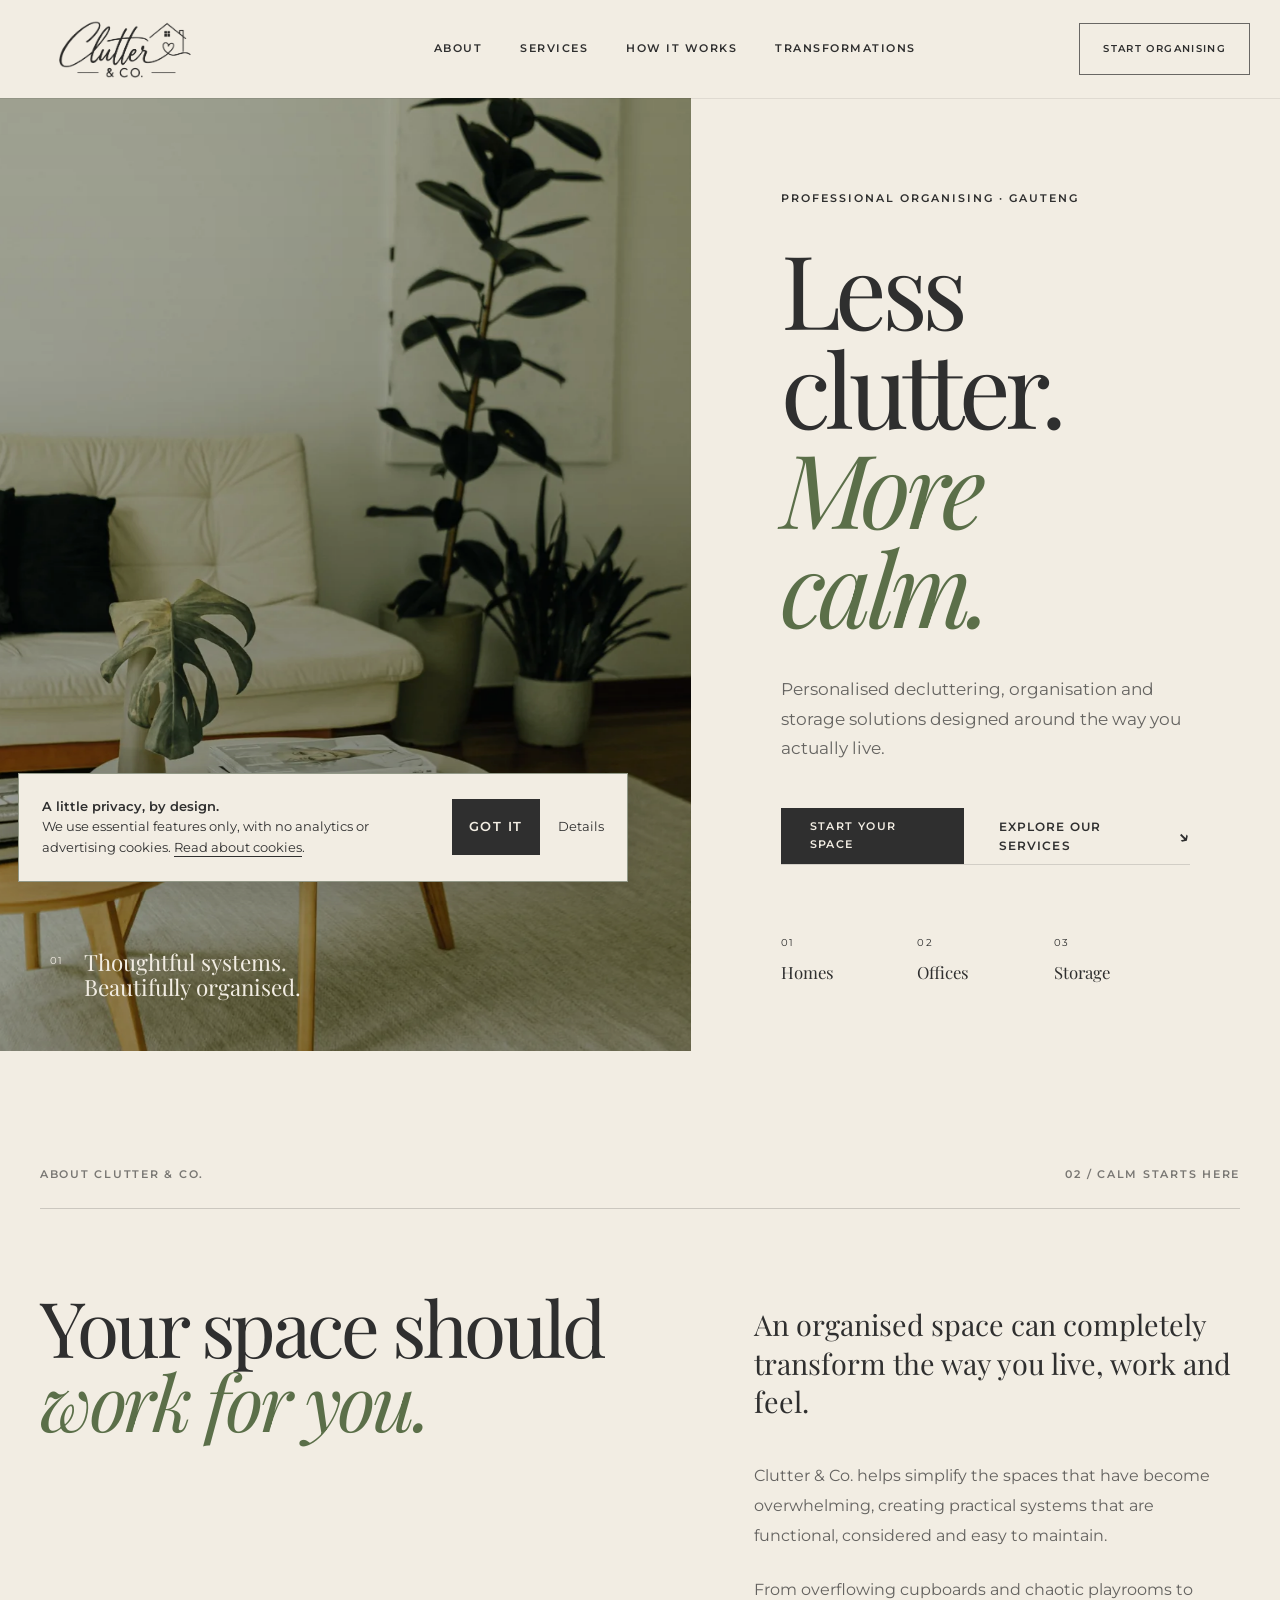
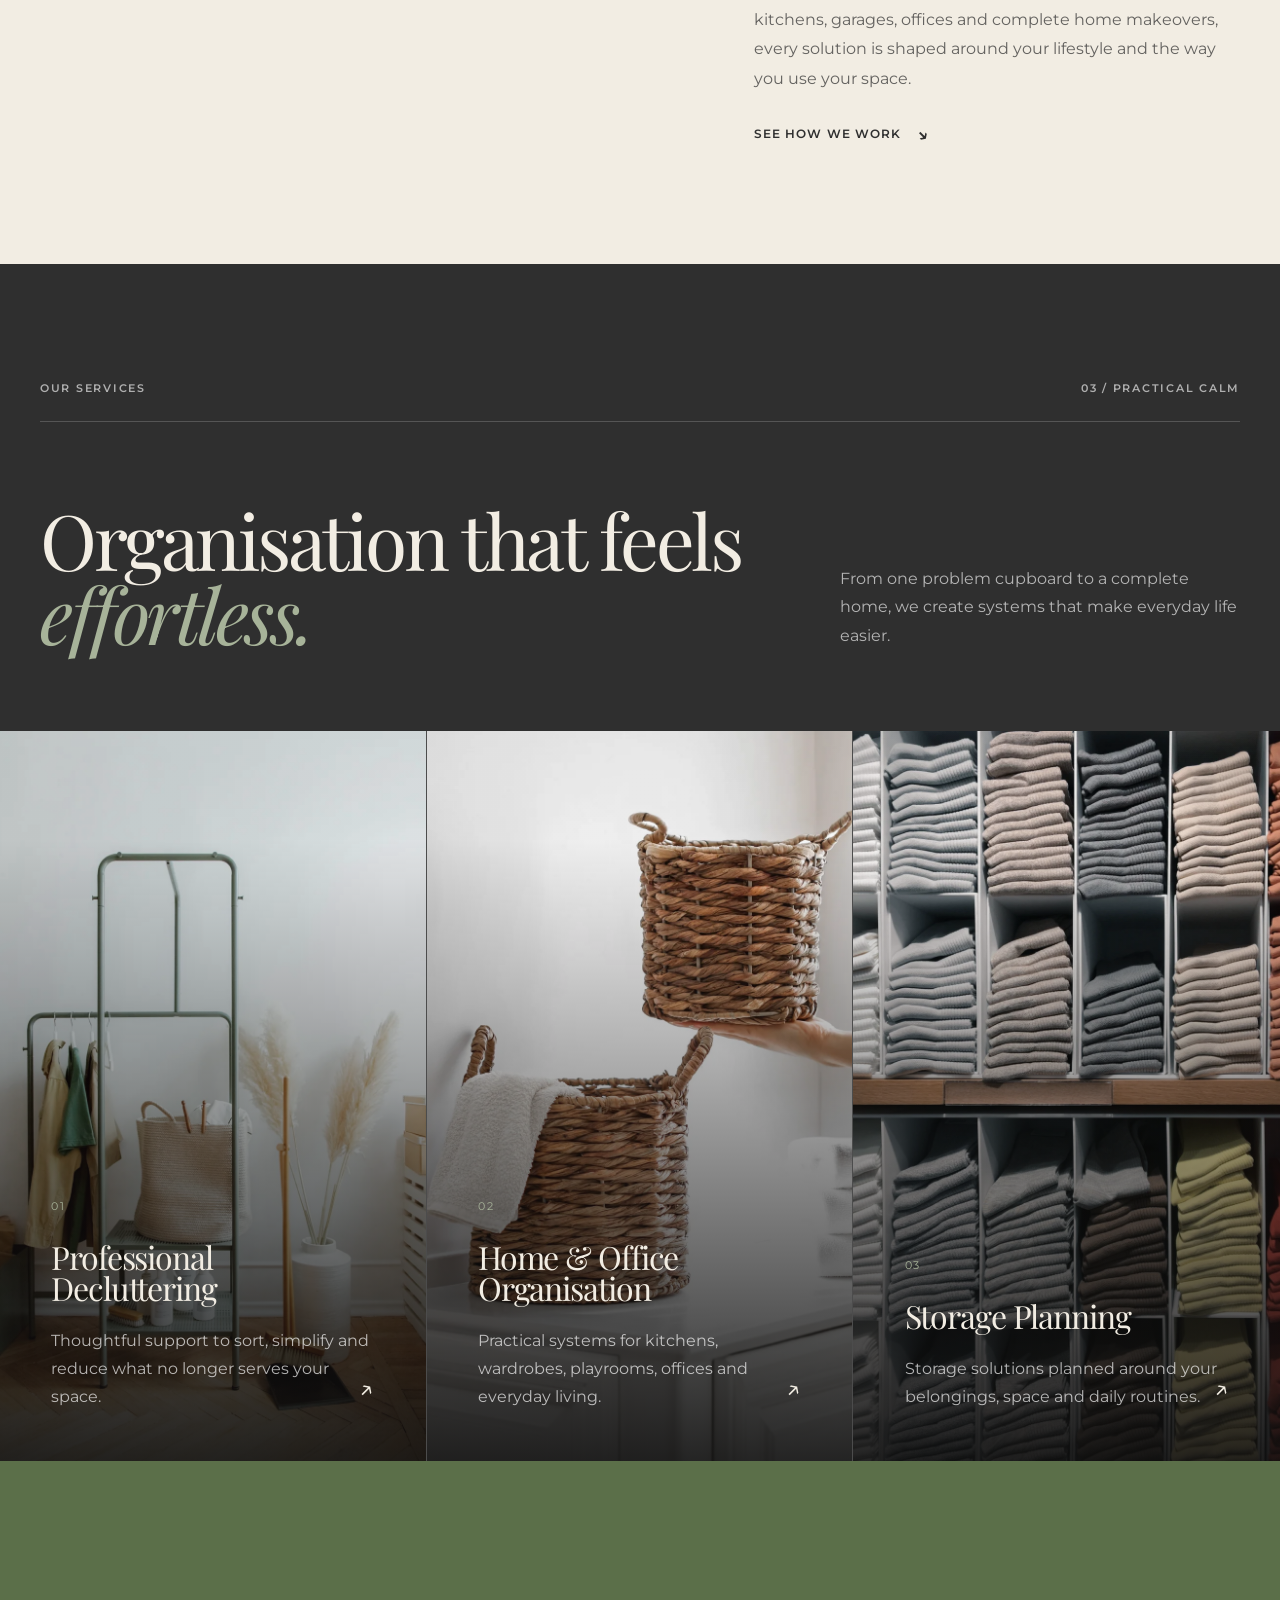
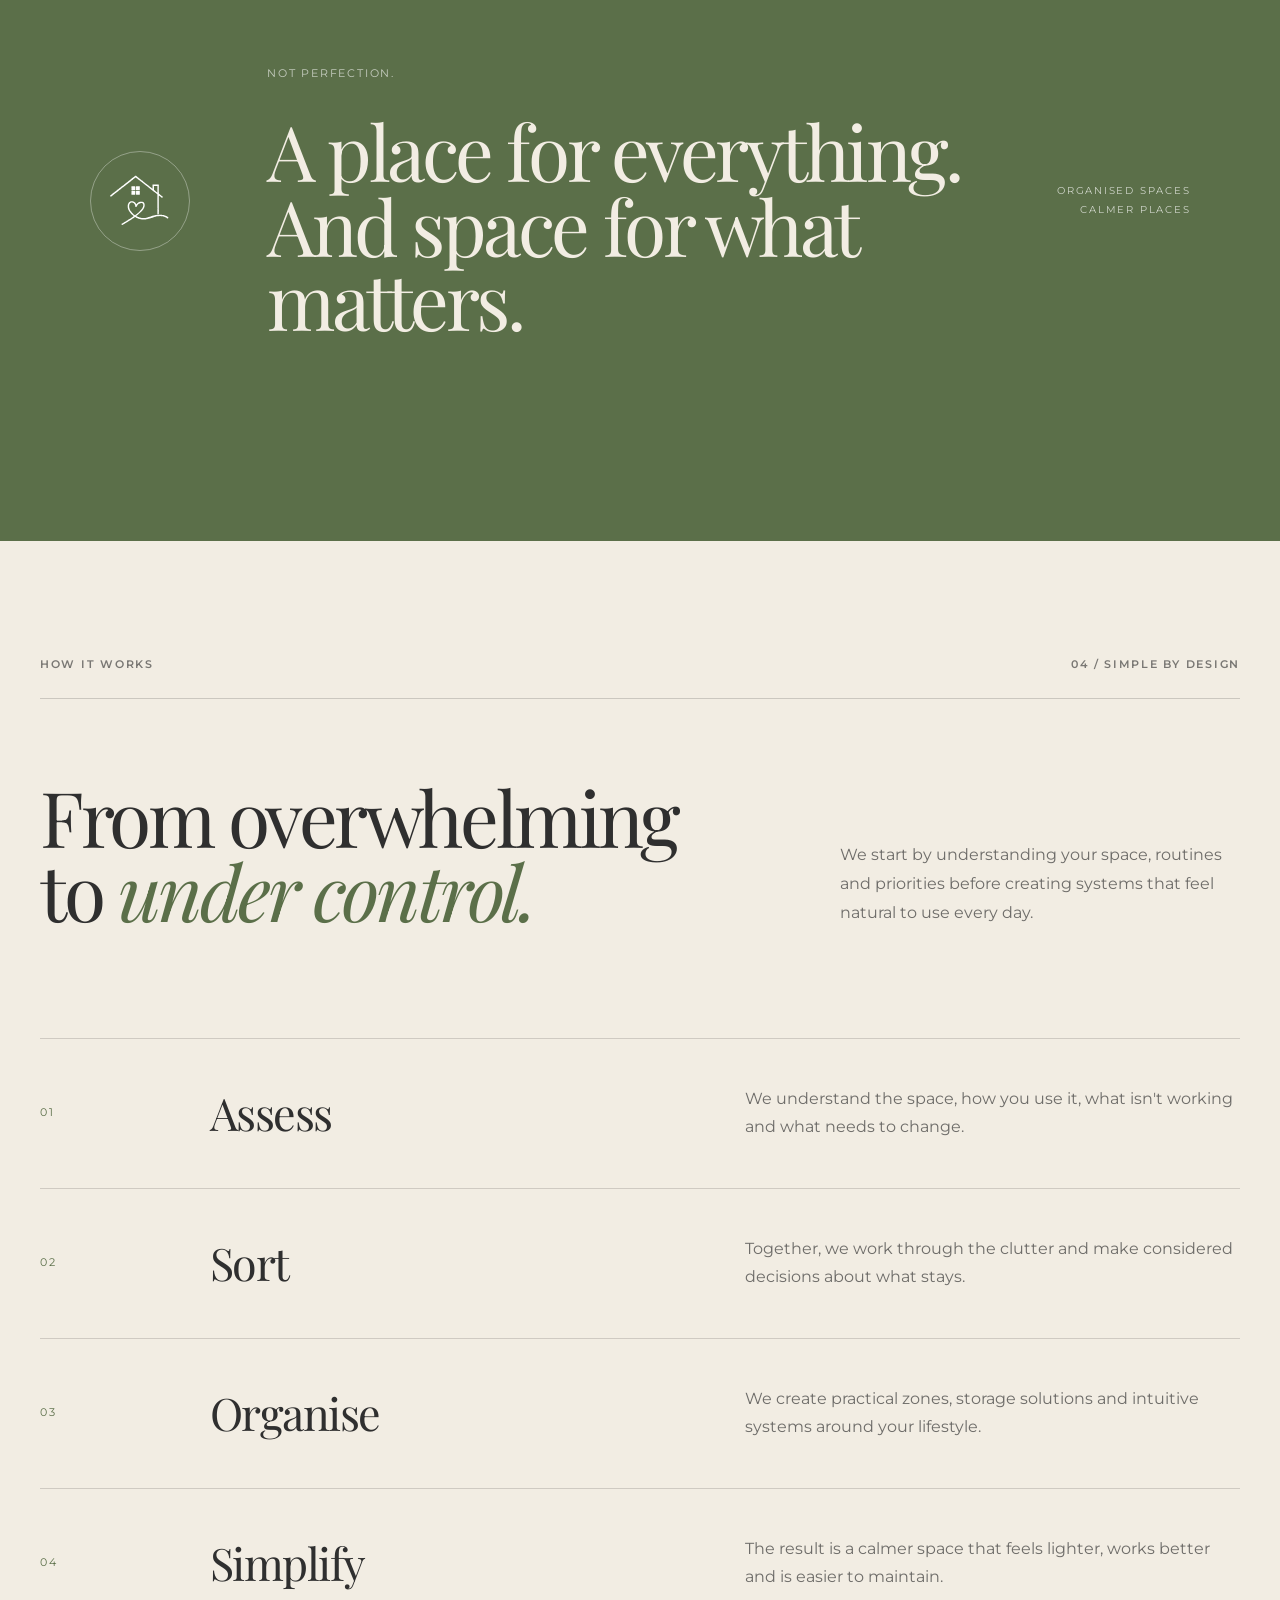
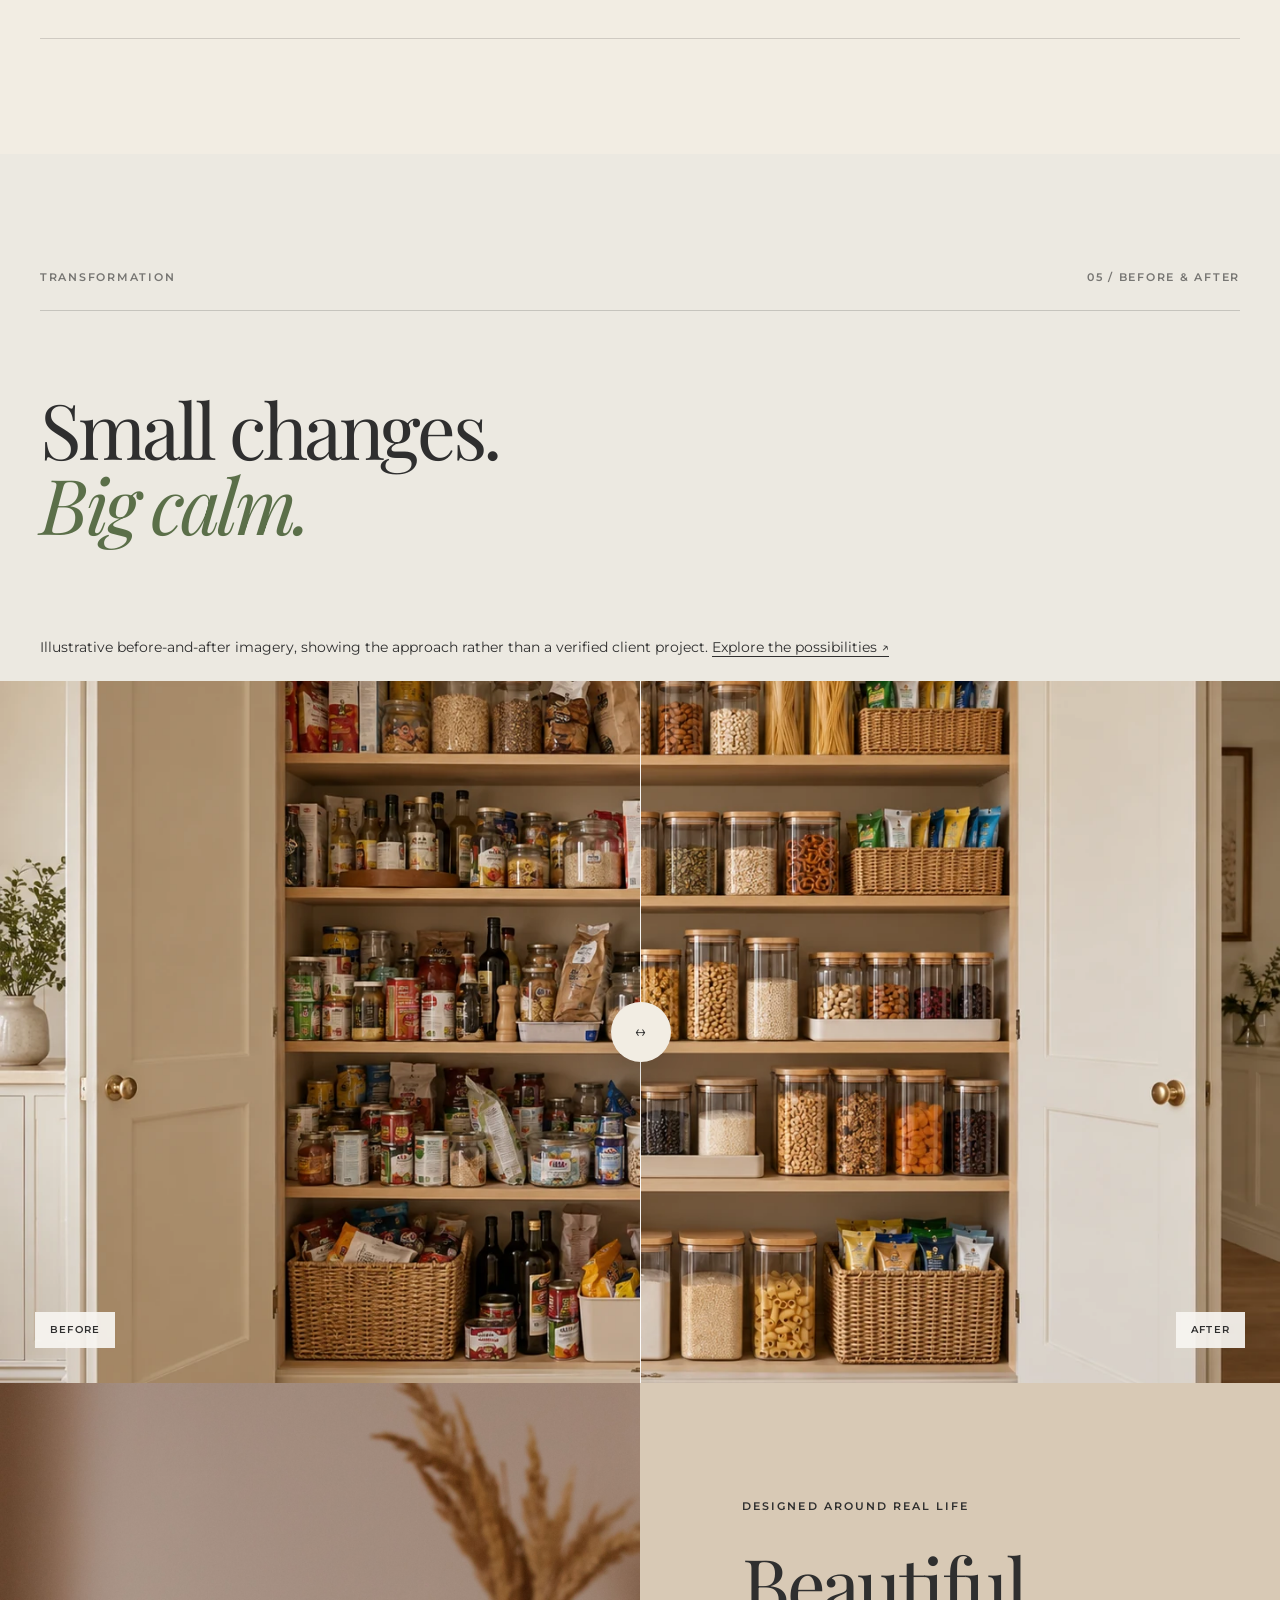
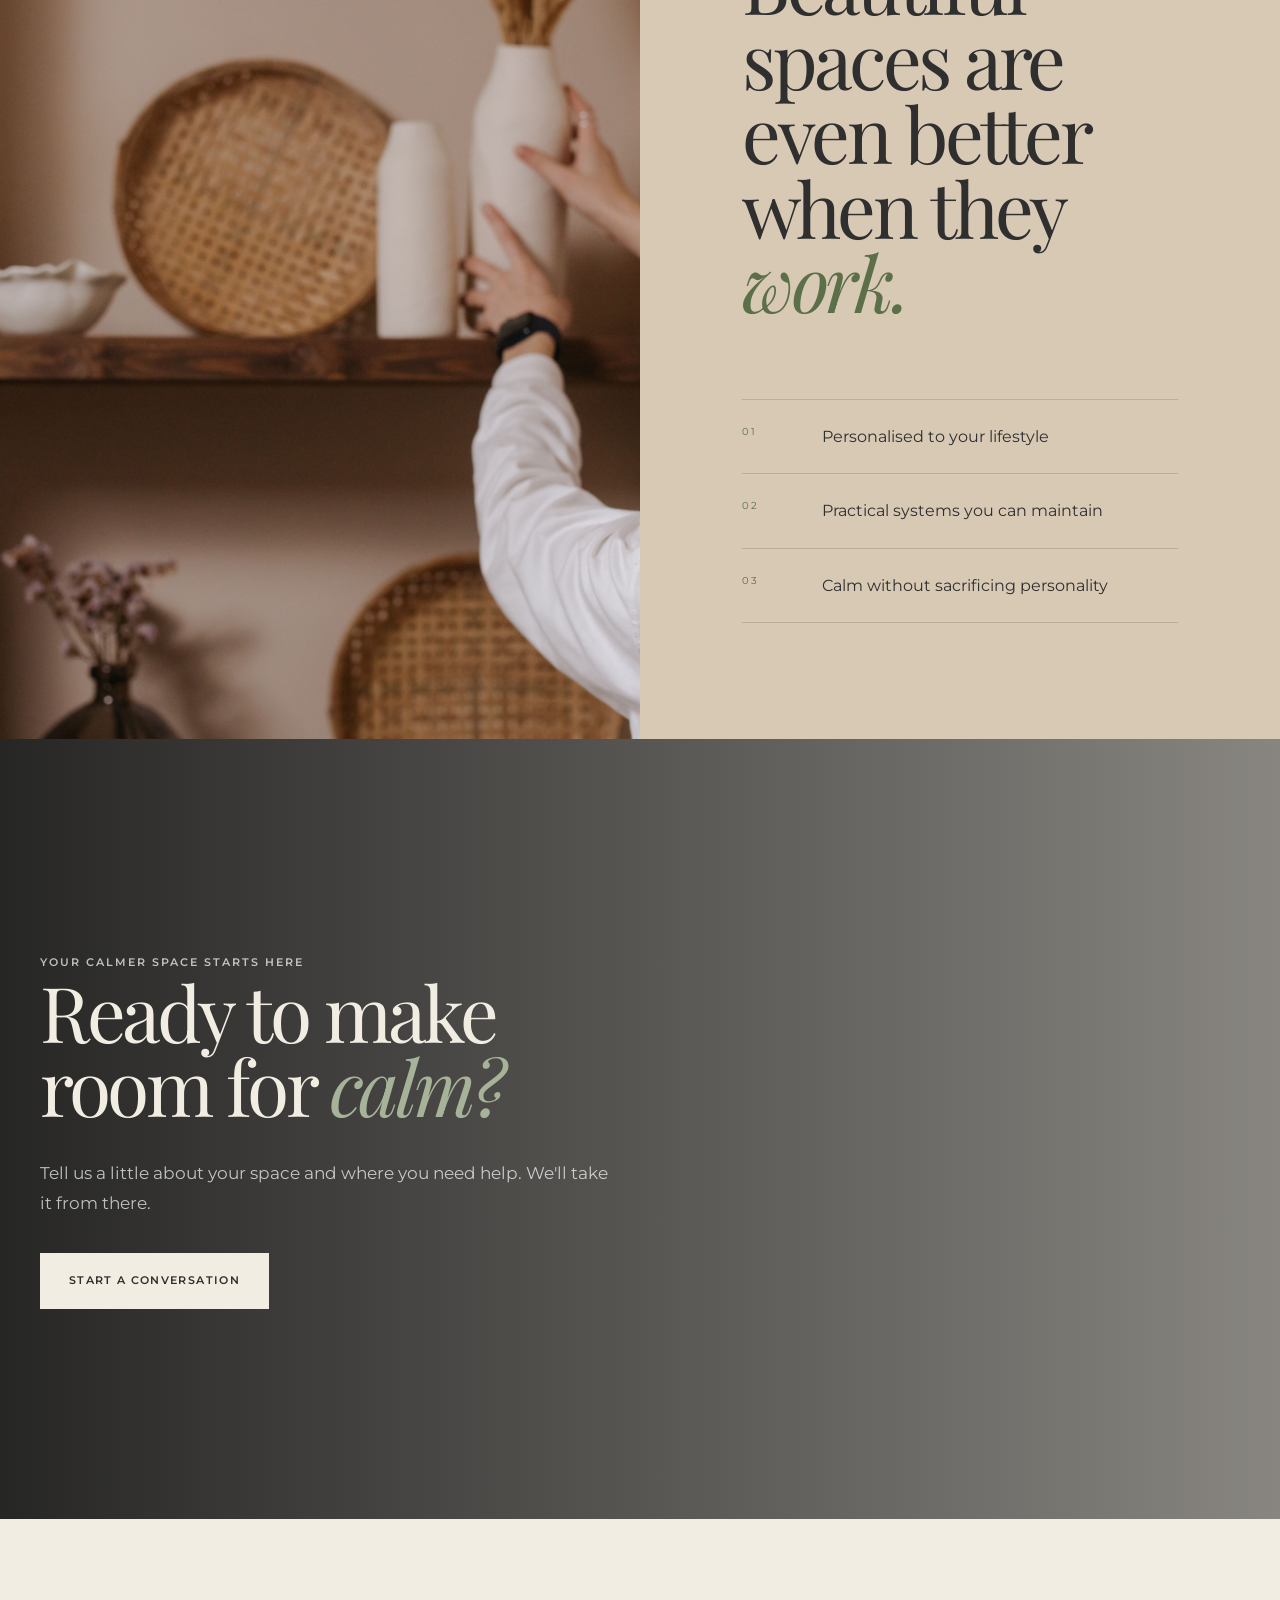
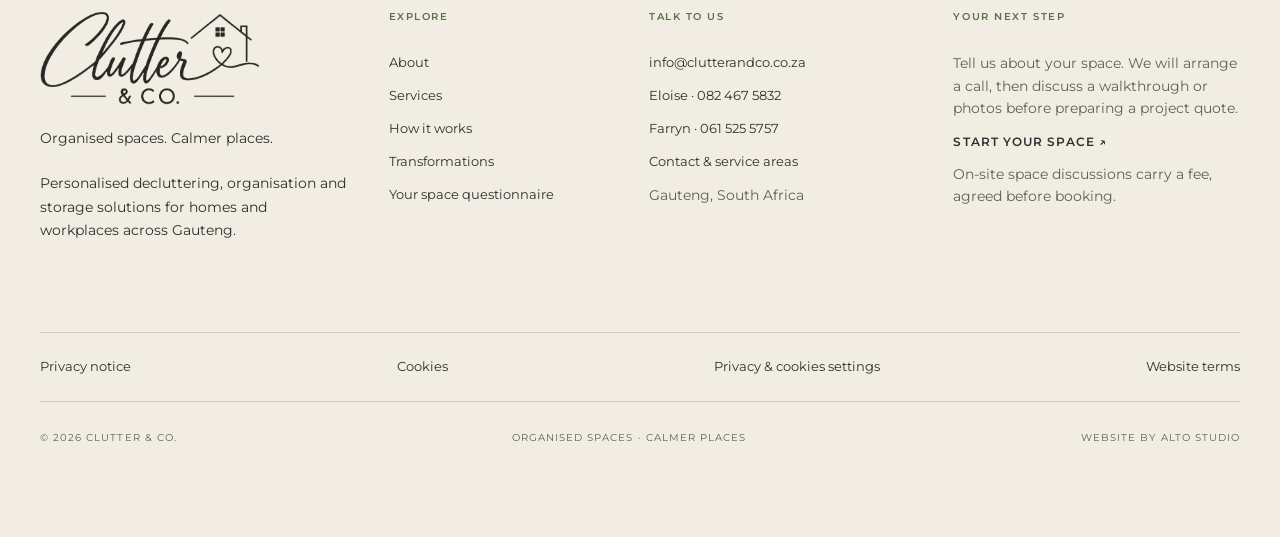
<file: index.html>
<!DOCTYPE html>
<html lang="en">



<head>

    <meta charset="UTF-8">



    <meta name="viewport" content="width=device-width, initial-scale=1.0">



    <title>Decluttering &amp; home organisation in Gauteng | Clutter &amp; Co.</title>



    <meta name="description" content="Professional decluttering, home and office organisation and storage planning in Gauteng. Make room for calm with Clutter &amp; Co.">



    



    <link rel="stylesheet" href="css/styles.css">

<link rel="stylesheet" href="css/fonts.css"><link rel="stylesheet" href="css/additions.css"><link rel="canonical" href="https://clutterandco.co.za/"><link rel="icon" href="images/favicon.png"><link rel="apple-touch-icon" href="images/apple-touch-icon.png"><meta name="robots" content="index, follow"><meta name="theme-color" content="#F2EDE3"><meta property="og:type" content="website"><meta property="og:title" content="Decluttering &amp; home organisation in Gauteng | Clutter &amp; Co."><meta property="og:description" content="Professional decluttering, home and office organisation and storage planning in Gauteng. Make room for calm with Clutter &amp; Co."><meta property="og:url" content="https://clutterandco.co.za/"><meta property="og:image" content="https://clutterandco.co.za/images/social-share.png"><meta property="og:locale" content="en_ZA"><meta name="twitter:card" content="summary_large_image"><script type="application/ld+json">{"@context": "https://schema.org", "@graph": [{"@type": "Organization", "name": "Clutter & Co.", "url": "https://clutterandco.co.za/", "logo": "https://clutterandco.co.za/images/logo-horizontal.png", "email": "info@clutterandco.co.za", "telephone": "+27824675832", "areaServed": {"@type": "AdministrativeArea", "name": "Gauteng"}, "@id": "https://clutterandco.co.za/#organisation"}, {"@type": "WebSite", "@id": "https://clutterandco.co.za/#website", "url": "https://clutterandco.co.za/", "name": "Clutter & Co.", "inLanguage": "en-ZA", "publisher": {"@id": "https://clutterandco.co.za/#organisation"}}]}</script><meta property="og:site_name" content="Clutter &amp; Co."><meta property="og:image:width" content="1200"><meta property="og:image:height" content="630"><meta property="og:image:alt" content="Clutter &amp; Co. — Organised spaces. Calmer places."><meta name="twitter:title" content="Decluttering &amp; home organisation in Gauteng | Clutter &amp; Co."><meta name="twitter:description" content="Professional decluttering, home and office organisation and storage planning in Gauteng. Make room for calm with Clutter &amp; Co."><meta name="twitter:image" content="https://clutterandco.co.za/images/social-share.png"><meta name="twitter:image:alt" content="Clutter &amp; Co. — Organised spaces. Calmer places."></head>





<body>



    <a class="skip-link" href="#main">Skip to content</a><header class="site-header header-theme-light" id="siteHeader"><div class="header-inner"><a class="brand" href="index.html" aria-label="Clutter &amp; Co. home"><img src="images/logo-horizontal.png" alt="Clutter &amp; Co." width="631" height="278" loading="eager" decoding="async"></a><nav class="desktop-nav" aria-label="Primary navigation"><a href="about.html">About</a><a href="services.html">Services</a><a href="how-it-works.html">How it works</a><a href="transformations.html">Transformations</a></nav><a class="header-cta" href="questionnaire.html">Start organising</a><button class="menu-toggle" id="menuToggle" type="button" aria-label="Open navigation menu" aria-expanded="false" aria-controls="mobileMenu"><span></span><span></span></button></div><nav class="mobile-menu" id="mobileMenu" aria-label="Mobile navigation" inert><div class="menu-intro" aria-hidden="true"><img src="images/house-heart-white.svg" alt="" width="48" height="42"><span>MAKE ROOM FOR CALM</span></div><a href="about.html">About</a><a href="services.html">Services</a><a href="how-it-works.html">How it works</a><a href="transformations.html">Transformations</a><a href="contact.html">Contact</a><a href="questionnaire.html">Start organising</a><div class="menu-note">Organised spaces. Calmer places.<br><span>Gauteng, South Africa</span></div></nav></header><!-- ===================================================== -->

    <!-- HEADER -->

    <!-- ===================================================== -->



    <!-- ===================================================== -->

    <!-- MAIN -->

    <!-- ===================================================== -->



    <main id="main" tabindex="-1">



        <!-- ================================================= -->

        <!-- HERO -->

        <!-- ================================================= -->



        <section class="hero" id="home" data-header-theme="split">



            <div class="hero-image">



                <img src="images/hero-home.webp" alt="Calm and organised home interior" width="4000" height="6000" fetchpriority="high" decoding="async">



                <div class="hero-image-overlay"></div>





                <div class="hero-floating-note">



                    <span>

                        01

                    </span>



                    <p>

                        Thoughtful systems.<br>

                        Beautifully organised.

                    </p>



                </div>



            </div>





            <div class="hero-content">



                <div class="eyebrow">Professional organising · Gauteng</div>





                <h1>

                    Less<br>

                    clutter.<br>

                    <em>More calm.</em>

                </h1>





                <p class="hero-intro">

                    Personalised decluttering, organisation and storage

                    solutions designed around the way you actually live.

                </p>





                <div class="hero-actions">



                    <a href="questionnaire.html" class="button button-dark">

                        Start your space

                    </a>





                    <a href="services.html" class="text-link">



                        Explore our services



                        <span>

                            ↘

                        </span>



                    </a>



                </div>





                <div class="hero-meta">



                    <div>

                        <span>01</span>

                        Homes

                    </div>



                    <div>

                        <span>02</span>

                        Offices

                    </div>



                    <div>

                        <span>03</span>

                        Storage

                    </div>



                </div>



            </div>



        </section>







        <!-- ================================================= -->

        <!-- ABOUT -->

        <!-- ================================================= -->



        <section class="intro-section section-pad" id="about" data-header-theme="light">



            <div class="container">



                <div class="section-tag">



                    <span>

                        About Clutter &amp; Co.

                    </span>



                    <span>

                        02 / Calm starts here

                    </span>



                </div>





                <div class="intro-grid">



                    <div class="intro-heading">



                        <h2>

                            Your space should

                            <em>work for you.</em>

                        </h2>



                    </div>





                    <div class="intro-copy">



                        <p class="large-copy">

                            An organised space can completely transform

                            the way you live, work and feel.

                        </p>





                        <p>

                            Clutter &amp; Co. helps simplify the spaces that

                            have become overwhelming, creating practical

                            systems that are functional, considered and

                            easy to maintain.

                        </p>





                        <p>

                            From overflowing cupboards and chaotic

                            playrooms to kitchens, garages, offices

                            and complete home makeovers, every solution

                            is shaped around your lifestyle and the way

                            you use your space.

                        </p>





                        <a href="how-it-works.html" class="text-link">



                            See how we work



                            <span>

                                ↘

                            </span>



                        </a>



                    </div>



                </div>



            </div>



        </section>







        <!-- ================================================= -->

        <!-- SERVICES -->

        <!-- ================================================= -->



        <section class="services-section" id="services" data-header-theme="dark">



            <div class="container">



                <div class="section-tag light">



                    <span>

                        Our services

                    </span>



                    <span>

                        03 / Practical calm

                    </span>



                </div>





                <div class="services-heading">



                    <h2>

                        Organisation that feels

                        <em>effortless.</em>

                    </h2>





                    <p>

                        From one problem cupboard to a complete home,

                        we create systems that make everyday life easier.

                    </p>



                </div>



            </div>





            <div class="service-list">



                <!-- SERVICE 01 -->



                <article class="service-card">



                    <a href="decluttering.html" class="service-card-link" aria-label="Explore professional decluttering"><div class="service-image">



                        <img src="images/service-declutter.webp" alt="Professionally decluttered interior" width="3529" height="5293" loading="lazy" decoding="async">



                    </div>





                    <div class="service-content">



                        <span class="service-number">

                            01

                        </span>





                        <h3>

                            Professional Decluttering

                        </h3>





                        <p>

                            Thoughtful support to sort, simplify

                            and reduce what no longer serves

                            your space.

                        </p>





                        <span class="service-arrow">

                            ↗

                        </span>



                    </div>



                </a></article>







                <!-- SERVICE 02 -->



                <article class="service-card">



                    <a href="organisation.html" class="service-card-link" aria-label="Explore home and office organisation"><div class="service-image">



                        <img src="images/service-organisation.webp" alt="Organised home storage" width="3456" height="5184" loading="lazy" decoding="async">



                    </div>





                    <div class="service-content">



                        <span class="service-number">

                            02

                        </span>





                        <h3>

                            Home &amp; Office Organisation

                        </h3>





                        <p>

                            Practical systems for kitchens,

                            wardrobes, playrooms, offices

                            and everyday living.

                        </p>





                        <span class="service-arrow">

                            ↗

                        </span>



                    </div>



                </a></article>







                <!-- SERVICE 03 -->



                <article class="service-card">



                    <a href="storage-planning.html" class="service-card-link" aria-label="Explore storage planning"><div class="service-image">



                        <img src="images/service-storage.webp" alt="Organised storage baskets and shelving" width="3264" height="4896" loading="lazy" decoding="async">



                    </div>





                    <div class="service-content">



                        <span class="service-number">

                            03

                        </span>





                        <h3>

                            Storage Planning

                        </h3>





                        <p>

                            Storage solutions planned around

                            your belongings, space and

                            daily routines.

                        </p>





                        <span class="service-arrow">

                            ↗

                        </span>



                    </div>



                </a></article>



            </div>



        </section>







        <!-- ================================================= -->

        <!-- MANIFESTO -->

        <!-- ================================================= -->



        <section class="manifesto" data-header-theme="dark">



            <div class="manifesto-mark"><span aria-hidden="true"><img src="images/house-heart-white.svg" alt="" width="155" height="136" loading="lazy" decoding="async"></span>



            </div>





            <div class="manifesto-copy">



                <p>

                    Not perfection.

                </p>





                <h2>

                    A place for everything.<br>

                    And space for what matters.

                </h2>



            </div>





            <div class="manifesto-label">



                Organised spaces<br>

                calmer places



            </div>



        </section>







        <!-- ================================================= -->

        <!-- PROCESS -->

        <!-- ================================================= -->



        <section class="process-section section-pad" id="process" data-header-theme="light">



            <div class="container">



                <div class="section-tag">



                    <span>

                        How it works

                    </span>



                    <span>

                        04 / Simple by design

                    </span>



                </div>





                <div class="process-intro">



                    <h2>

                        From overwhelming<br>

                        to <em>under control.</em>

                    </h2>





                    <p>

                        We start by understanding your space,

                        routines and priorities before creating

                        systems that feel natural to use every day.

                    </p>



                </div>





                <div class="process-list">



                    <!-- 01 -->



                    <article class="process-item">



                        <div class="process-number">

                            01

                        </div>





                        <div class="process-title">



                            <h3>

                                Assess

                            </h3>



                        </div>





                        <div class="process-text">



                            <p>

                                We understand the space, how you use it,

                                what isn't working and what needs to change.

                            </p>



                        </div>



                    </article>







                    <!-- 02 -->



                    <article class="process-item">



                        <div class="process-number">

                            02

                        </div>





                        <div class="process-title">



                            <h3>

                                Sort

                            </h3>



                        </div>





                        <div class="process-text">



                            <p>

                                Together, we work through the clutter

                                and make considered decisions

                                about what stays.

                            </p>



                        </div>



                    </article>







                    <!-- 03 -->



                    <article class="process-item">



                        <div class="process-number">

                            03

                        </div>





                        <div class="process-title">



                            <h3>

                                Organise

                            </h3>



                        </div>





                        <div class="process-text">



                            <p>

                                We create practical zones,

                                storage solutions and intuitive

                                systems around your lifestyle.

                            </p>



                        </div>



                    </article>







                    <!-- 04 -->



                    <article class="process-item">



                        <div class="process-number">

                            04

                        </div>





                        <div class="process-title">



                            <h3>

                                Simplify

                            </h3>



                        </div>





                        <div class="process-text">



                            <p>

                                The result is a calmer space that

                                feels lighter, works better and

                                is easier to maintain.

                            </p>



                        </div>



                    </article>



                </div>



            </div>



        </section>







        <!-- ================================================= -->

        <!-- TRANSFORMATION -->

        <!-- ================================================= -->



        <section class="transformation-section" id="transformation" data-header-theme="light">



            <div class="transformation-heading container">



                <div class="section-tag">



                    <span>

                        Transformation

                    </span>



                    <span>

                        05 / Before &amp; after

                    </span>



                </div>





                <h2>

                    Small changes.<br>

                    <em>Big calm.</em>

                </h2>



            </div>





            <p class="image-note container">Illustrative before-and-after imagery, showing the approach rather than a verified client project. <a href="transformations.html">Explore the possibilities ↗</a></p><div class="comparison" id="comparison">



                <img class="comparison-image comparison-after" src="images/pantry-after.webp" alt="Pantry after organisation, with grouped ingredients and storage containers" width="1448" height="1086" loading="lazy" decoding="async">





                <div class="comparison-before" id="comparisonBefore">



                    <img src="images/pantry-before.webp" alt="Pantry before organisation, with crowded shelves and mixed supplies" width="1448" height="1086" loading="lazy" decoding="async">



                </div>





                <div class="comparison-line" id="comparisonLine">



                    <span>

                        ↔

                    </span>



                </div>





                <div class="comparison-label comparison-label-before">

                    Before

                </div>





                <div class="comparison-label comparison-label-after">

                    After

                </div>





                <input id="comparisonSlider" type="range" min="0" max="100" value="50" aria-label="Compare before and after">



            </div>



        </section>







        <!-- ================================================= -->

        <!-- VALUE -->

        <!-- ================================================= -->



        <section class="value-section" data-header-theme="split">



            <div class="value-image">



                <img src="images/sorting-belongings.jpg" alt="People sorting clothing and belongings into storage containers" width="2000" height="1333" loading="lazy" decoding="async">



            </div>





            <div class="value-content">



                <span class="eyebrow">

                    Designed around real life

                </span>





                <h2>

                    Beautiful spaces are even better

                    when they <em>work.</em>

                </h2>





                <div class="value-points">



                    <div>



                        <span>

                            01

                        </span>



                        <p>

                            Personalised to your lifestyle

                        </p>



                    </div>





                    <div>



                        <span>

                            02

                        </span>



                        <p>

                            Practical systems you can maintain

                        </p>



                    </div>





                    <div>



                        <span>

                            03

                        </span>



                        <p>

                            Calm without sacrificing personality

                        </p>



                    </div>



                </div>



            </div>



        </section>







        <!-- ================================================= -->

        <!-- CONTACT -->

        <!-- ================================================= -->



        <section class="contact-section" id="contact" data-header-theme="dark">



            <div class="contact-background">



                <img src="images/sorting-belongings.jpg" alt="" width="2000" height="1333" loading="lazy" decoding="async">



            </div>





            <div class="contact-content">



                <span class="eyebrow light">

                    Your calmer space starts here

                </span>





                <h2>

                    Ready to make<br>

                    room for <em>calm?</em>

                </h2>





                <p>

                    Tell us a little about your space and where

                    you need help. We'll take it from there.

                </p>





                <a class="button button-light" href="contact.html">

                    Start a conversation

                </a>



            </div>



        </section>



    </main>







    <!-- ===================================================== -->

    <!-- FOOTER -->

    <!-- ===================================================== -->



    <footer class="site-footer" data-header-theme="light"><div class="footer-top"><div class="footer-brand"><a href="index.html" aria-label="Clutter and Co home"><img src="images/logo-horizontal.png" alt="Clutter &amp; Co." width="631" height="278" loading="lazy" decoding="async"></a><p>Organised spaces. Calmer places.</p><p>Personalised decluttering, organisation and storage solutions for homes and workplaces across Gauteng.</p></div><div class="footer-column"><span>Explore</span><a href="about.html">About</a><a href="services.html">Services</a><a href="how-it-works.html">How it works</a><a href="transformations.html">Transformations</a><a href="questionnaire.html">Your space questionnaire</a></div><div class="footer-column"><span>Talk to us</span><a href="mailto:info@clutterandco.co.za">info@clutterandco.co.za</a><a href="tel:+27824675832">Eloise · 082 467 5832</a><a href="tel:+27615255757">Farryn · 061 525 5757</a><a href="contact.html">Contact &amp; service areas</a><p>Gauteng, South Africa</p></div><div class="footer-column"><span>Your next step</span><p>Tell us about your space. We will arrange a call, then discuss a walkthrough or photos before preparing a project quote.</p><a class="text-link" href="questionnaire.html">Start your space ↗</a><p>On-site space discussions carry a fee, agreed before booking.</p></div></div><div class="footer-legal"><a href="privacy.html">Privacy notice</a><a href="cookies.html">Cookies</a><button type="button" data-privacy>Privacy &amp; cookies settings</button><a href="terms.html">Website terms</a></div><div class="footer-bottom"><span>© <span id="currentYear">2026</span> Clutter &amp; Co.</span><span>Organised Spaces · Calmer Places</span><a href="https://altostudio.co.za/">Website by ALTO Studio</a></div></footer><aside class="cookie-notice" aria-label="Cookie information" hidden><p><strong>A little privacy, by design.</strong><br>We use essential features only, with no analytics or advertising cookies. <a href="cookies.html">Read about cookies</a>.</p><button type="button" class="button button-dark" data-ack>Got it</button><button type="button" class="privacy-control" data-privacy>Details</button></aside><dialog id="privacyDialog" aria-labelledby="privacyTitle"><div class="dialog-inner"><h2 id="privacyTitle">Privacy &amp; cookies</h2><p>This site does not use optional analytics or advertising cookies. There is nothing optional to accept or reject.</p><p>Submitting the questionnaire uses a temporary security session. A local preference remembers that you have seen the cookie notice for up to six months. No questionnaire answers are saved in your browser.</p><p><a href="privacy.html">Read our privacy notice</a> · <a href="cookies.html">Read the cookie notice</a></p><p id="privacyStatus" role="status"></p><button type="button" data-forget>Clear saved notice preference</button><button type="button" class="button button-dark" data-close>Close</button></div></dialog><script src="js/script.js" defer></script></body>



</html>
</file>
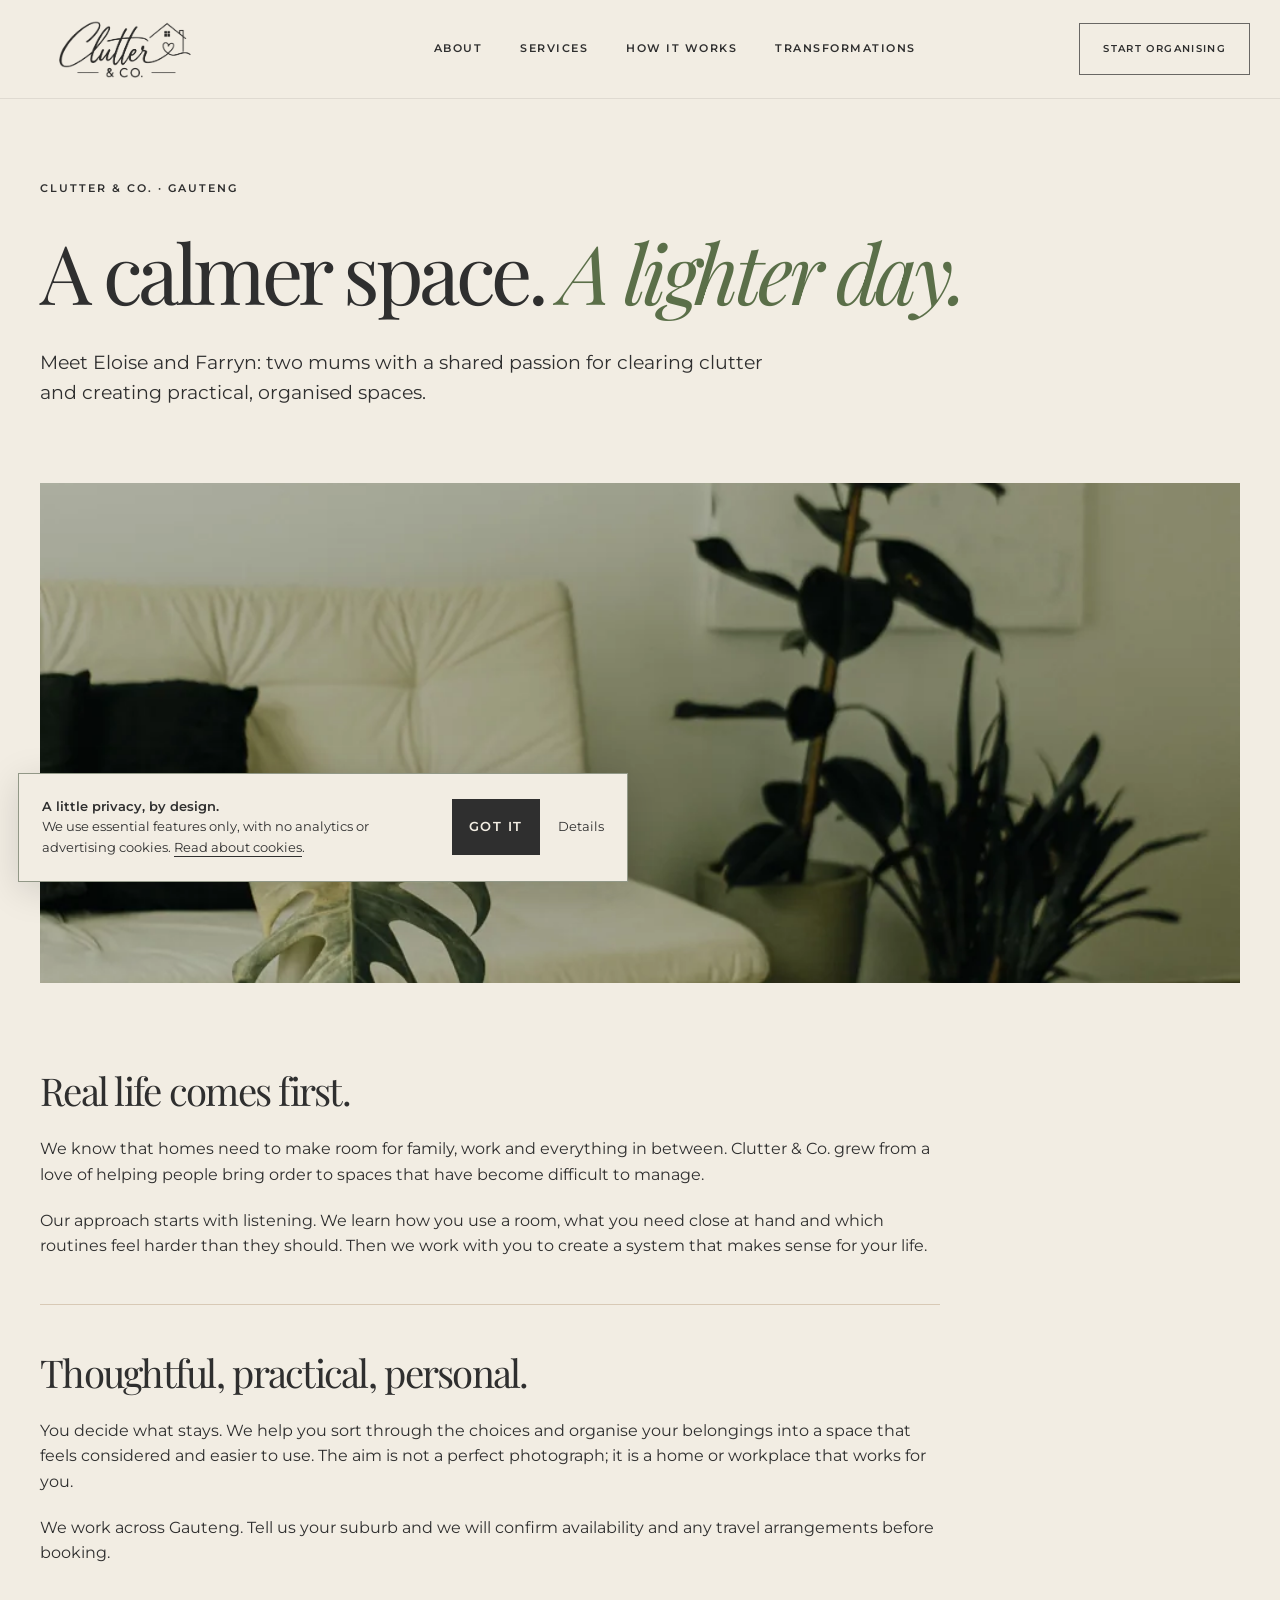
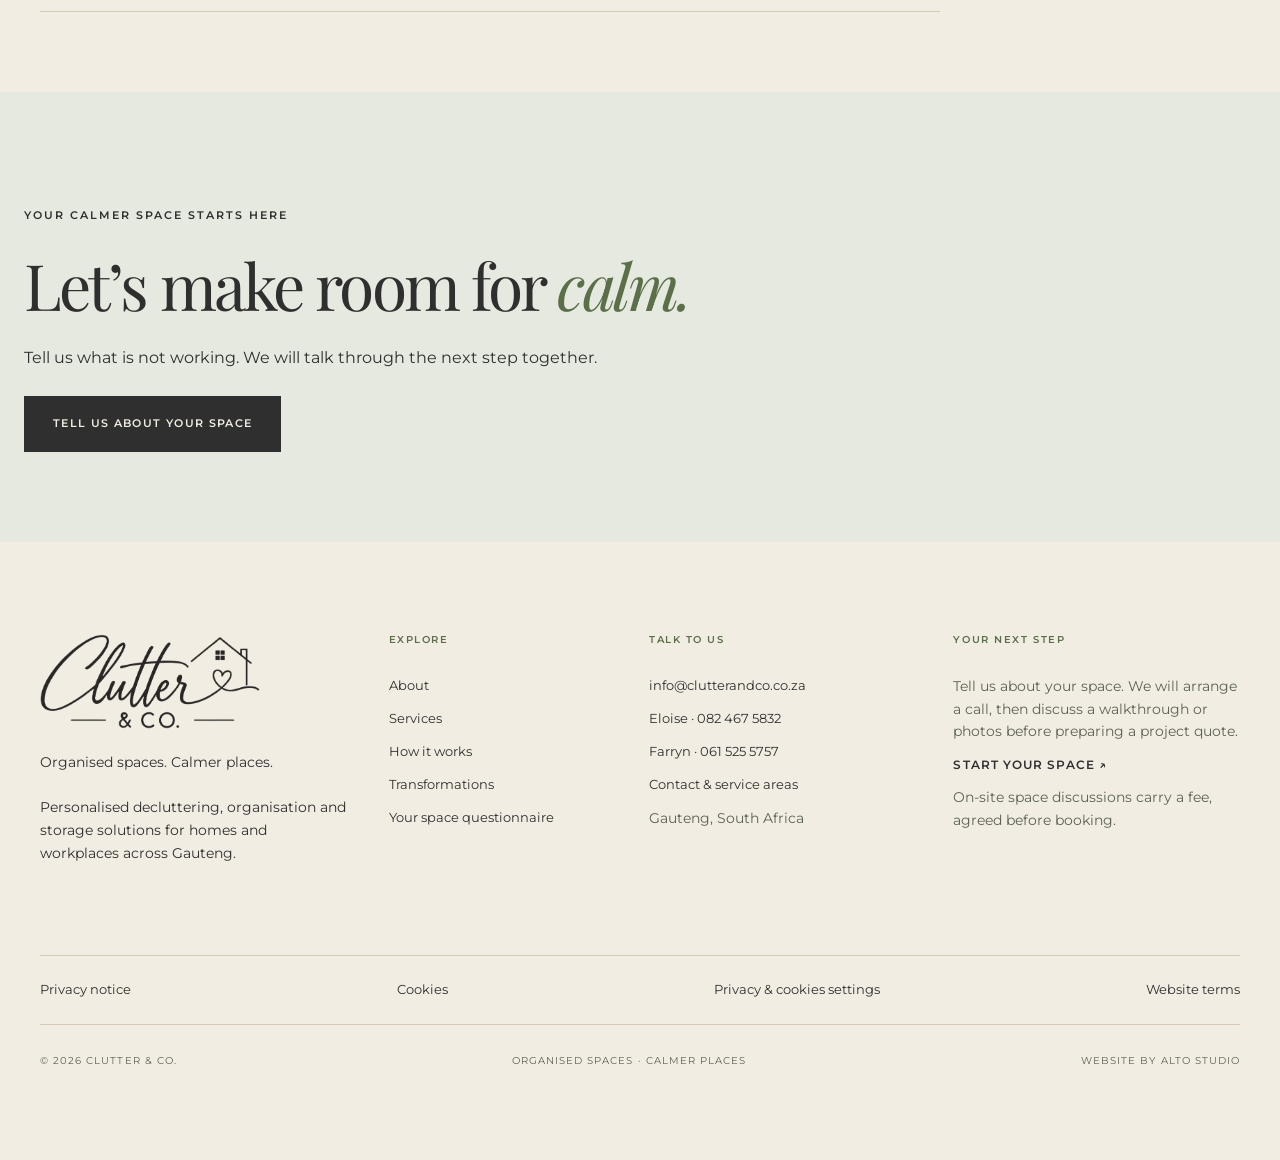
<file: about.html>
<!DOCTYPE html>
<html lang="en-ZA"><head><meta charset="UTF-8"><meta name="viewport" content="width=device-width, initial-scale=1"><title>A calmer space. A lighter day. | Clutter &amp; Co.</title><meta name="description" content="Meet Eloise and Farryn: two mums with a shared passion for clearing clutter and creating practical, organised spaces."><link rel="stylesheet" href="css/styles.css"><link rel="stylesheet" href="css/fonts.css"><link rel="stylesheet" href="css/additions.css"><link rel="canonical" href="https://clutterandco.co.za/about.html"><link rel="icon" href="images/favicon.png"><link rel="apple-touch-icon" href="images/apple-touch-icon.png"><meta name="robots" content="index, follow"><meta name="theme-color" content="#F2EDE3"><meta property="og:type" content="website"><meta property="og:title" content="A calmer space. A lighter day. | Clutter &amp; Co."><meta property="og:description" content="Meet Eloise and Farryn: two mums with a shared passion for clearing clutter and creating practical, organised spaces."><meta property="og:url" content="https://clutterandco.co.za/about.html"><meta property="og:image" content="https://clutterandco.co.za/images/social-share.png"><meta property="og:locale" content="en_ZA"><meta name="twitter:card" content="summary_large_image"><script type="application/ld+json">{"@context": "https://schema.org", "@type": "Organization", "name": "Clutter & Co.", "url": "https://clutterandco.co.za/", "logo": "https://clutterandco.co.za/images/logo-horizontal.png", "email": "info@clutterandco.co.za", "telephone": "+27824675832", "areaServed": {"@type": "AdministrativeArea", "name": "Gauteng"}, "@id": "https://clutterandco.co.za/#organisation"}</script><meta property="og:site_name" content="Clutter &amp; Co."><meta property="og:image:width" content="1200"><meta property="og:image:height" content="630"><meta property="og:image:alt" content="Clutter &amp; Co. — Organised spaces. Calmer places."><meta name="twitter:title" content="A calmer space. A lighter day. | Clutter &amp; Co."><meta name="twitter:description" content="Meet Eloise and Farryn: two mums with a shared passion for clearing clutter and creating practical, organised spaces."><meta name="twitter:image" content="https://clutterandco.co.za/images/social-share.png"><meta name="twitter:image:alt" content="Clutter &amp; Co. — Organised spaces. Calmer places."></head><body class="inner-page"><a class="skip-link" href="#main">Skip to content</a><header class="site-header header-theme-light" id="siteHeader"><div class="header-inner"><a class="brand" href="index.html" aria-label="Clutter &amp; Co. home"><img src="images/logo-horizontal.png" alt="Clutter &amp; Co." width="631" height="278" loading="eager" decoding="async"></a><nav class="desktop-nav" aria-label="Primary navigation"><a href="about.html" aria-current="page">About</a><a href="services.html">Services</a><a href="how-it-works.html">How it works</a><a href="transformations.html">Transformations</a></nav><a class="header-cta" href="questionnaire.html">Start organising</a><button class="menu-toggle" id="menuToggle" type="button" aria-label="Open navigation menu" aria-expanded="false" aria-controls="mobileMenu"><span></span><span></span></button></div><nav class="mobile-menu" id="mobileMenu" aria-label="Mobile navigation" inert><div class="menu-intro" aria-hidden="true"><img src="images/house-heart-white.svg" alt="" width="48" height="42"><span>MAKE ROOM FOR CALM</span></div><a href="about.html" aria-current="page">About</a><a href="services.html">Services</a><a href="how-it-works.html">How it works</a><a href="transformations.html">Transformations</a><a href="contact.html">Contact</a><a href="questionnaire.html">Start organising</a><div class="menu-note">Organised spaces. Calmer places.<br><span>Gauteng, South Africa</span></div></nav></header><main id="main" tabindex="-1"><section class="page-hero" data-header-theme="light"><div class="container"><p class="eyebrow">Clutter &amp; Co. · Gauteng</p><h1>A calmer space. <em>A lighter day.</em></h1><p class="page-lead">Meet Eloise and Farryn: two mums with a shared passion for clearing clutter and creating practical, organised spaces.</p></div></section><div class="page-image container"><img src="images/hero-home.webp" alt="Organised interior inspiration" width="1000" height="1500" loading="lazy" decoding="async"></div><div class="page-body container"><section class="copy-section"><h2>Real life comes first.</h2><p>We know that homes need to make room for family, work and everything in between. Clutter &amp; Co. grew from a love of helping people bring order to spaces that have become difficult to manage.</p><p>Our approach starts with listening. We learn how you use a room, what you need close at hand and which routines feel harder than they should. Then we work with you to create a system that makes sense for your life.</p></section><section class="copy-section"><h2>Thoughtful, practical, personal.</h2><p>You decide what stays. We help you sort through the choices and organise your belongings into a space that feels considered and easier to use. The aim is not a perfect photograph; it is a home or workplace that works for you.</p><p>We work across Gauteng. Tell us your suburb and we will confirm availability and any travel arrangements before booking.</p></section></div><section class="page-cta"><p class="eyebrow">Your calmer space starts here</p><h2>Let’s make room for <em>calm.</em></h2><p>Tell us what is not working. We will talk through the next step together.</p><a class="button button-dark" href="questionnaire.html">Tell us about your space</a></section></main><footer class="site-footer" data-header-theme="light"><div class="footer-top"><div class="footer-brand"><a href="index.html" aria-label="Clutter and Co home"><img src="images/logo-horizontal.png" alt="Clutter &amp; Co." width="631" height="278" loading="lazy" decoding="async"></a><p>Organised spaces. Calmer places.</p><p>Personalised decluttering, organisation and storage solutions for homes and workplaces across Gauteng.</p></div><div class="footer-column"><span>Explore</span><a href="about.html">About</a><a href="services.html">Services</a><a href="how-it-works.html">How it works</a><a href="transformations.html">Transformations</a><a href="questionnaire.html">Your space questionnaire</a></div><div class="footer-column"><span>Talk to us</span><a href="mailto:info@clutterandco.co.za">info@clutterandco.co.za</a><a href="tel:+27824675832">Eloise · 082 467 5832</a><a href="tel:+27615255757">Farryn · 061 525 5757</a><a href="contact.html">Contact &amp; service areas</a><p>Gauteng, South Africa</p></div><div class="footer-column"><span>Your next step</span><p>Tell us about your space. We will arrange a call, then discuss a walkthrough or photos before preparing a project quote.</p><a class="text-link" href="questionnaire.html">Start your space ↗</a><p>On-site space discussions carry a fee, agreed before booking.</p></div></div><div class="footer-legal"><a href="privacy.html">Privacy notice</a><a href="cookies.html">Cookies</a><button type="button" data-privacy>Privacy &amp; cookies settings</button><a href="terms.html">Website terms</a></div><div class="footer-bottom"><span>© <span id="currentYear">2026</span> Clutter &amp; Co.</span><span>Organised Spaces · Calmer Places</span><a href="https://altostudio.co.za/">Website by ALTO Studio</a></div></footer><aside class="cookie-notice" aria-label="Cookie information" hidden><p><strong>A little privacy, by design.</strong><br>We use essential features only, with no analytics or advertising cookies. <a href="cookies.html">Read about cookies</a>.</p><button type="button" class="button button-dark" data-ack>Got it</button><button type="button" class="privacy-control" data-privacy>Details</button></aside><dialog id="privacyDialog" aria-labelledby="privacyTitle"><div class="dialog-inner"><h2 id="privacyTitle">Privacy &amp; cookies</h2><p>This site does not use optional analytics or advertising cookies. There is nothing optional to accept or reject.</p><p>Submitting the questionnaire uses a temporary security session. A local preference remembers that you have seen the cookie notice for up to six months. No questionnaire answers are saved in your browser.</p><p><a href="privacy.html">Read our privacy notice</a> · <a href="cookies.html">Read the cookie notice</a></p><p id="privacyStatus" role="status"></p><button type="button" data-forget>Clear saved notice preference</button><button type="button" class="button button-dark" data-close>Close</button></div></dialog><script src="js/script.js" defer></script></body></html>
</file>
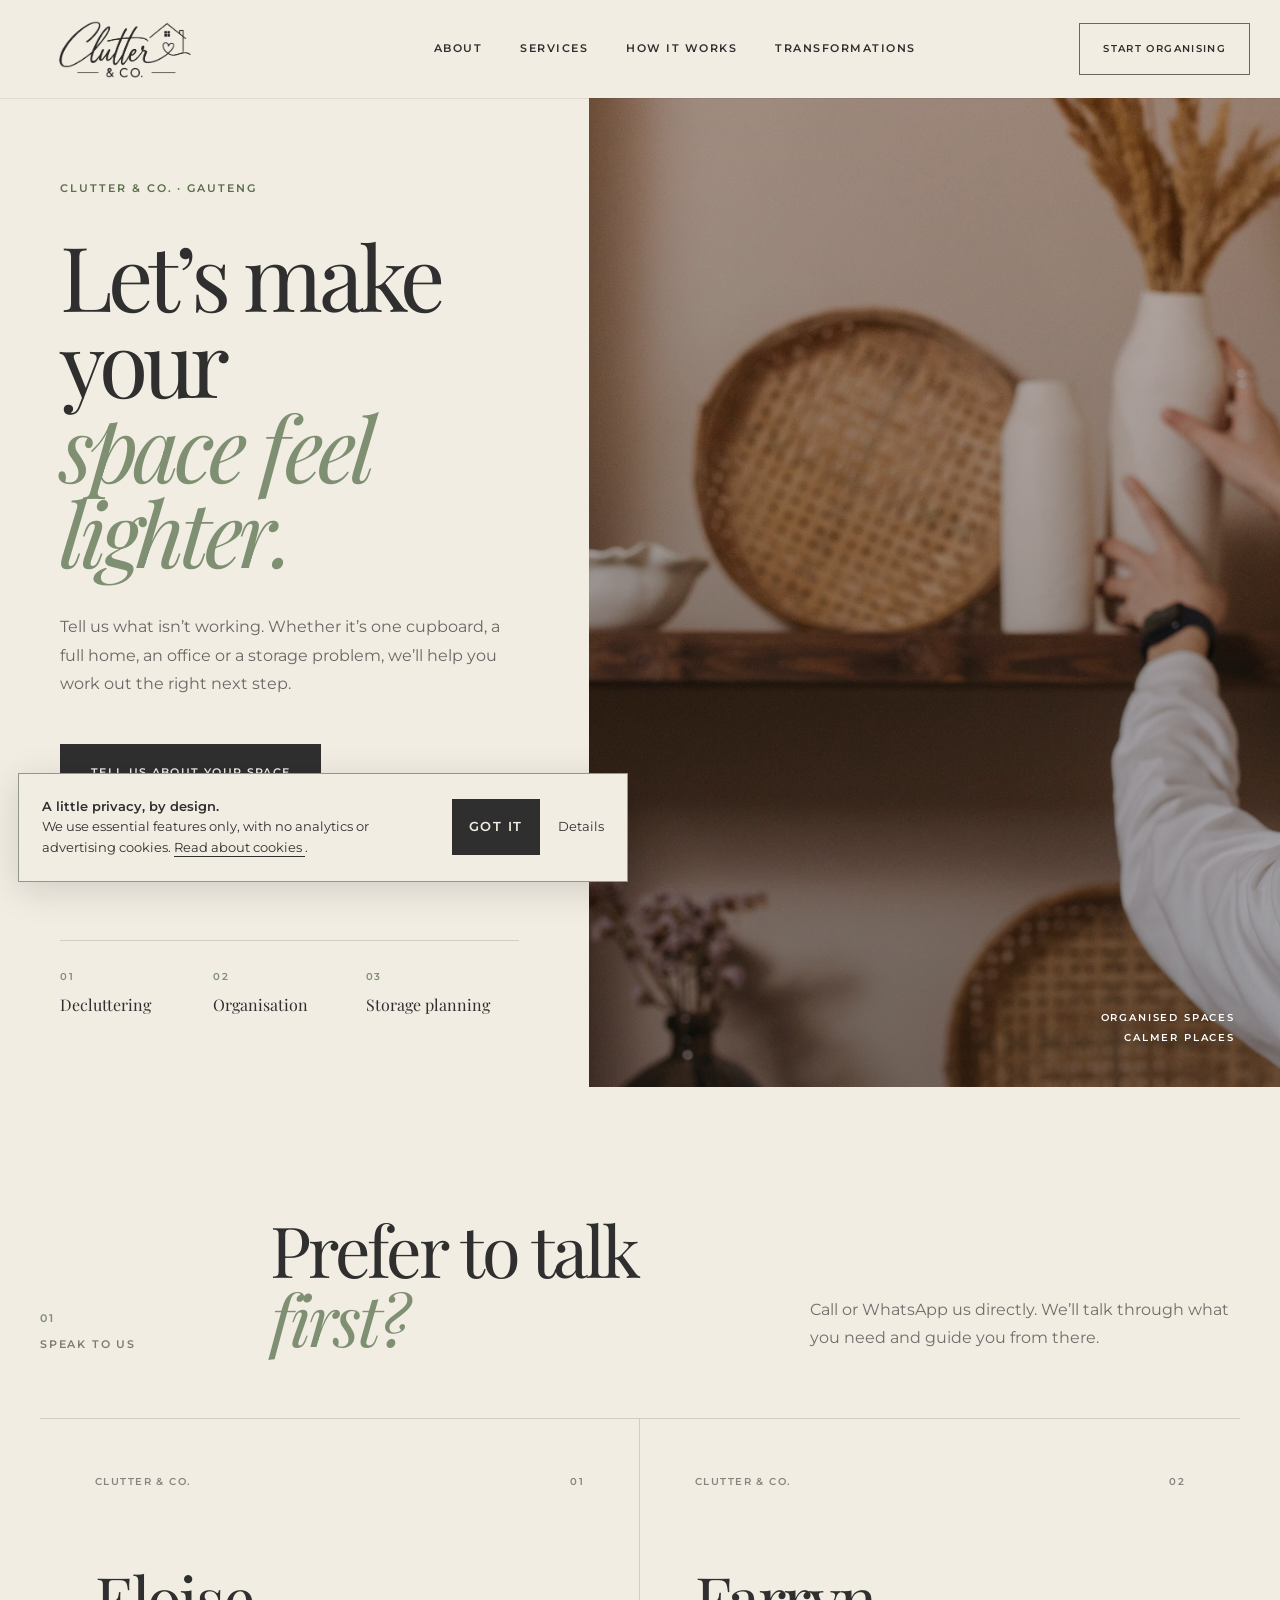
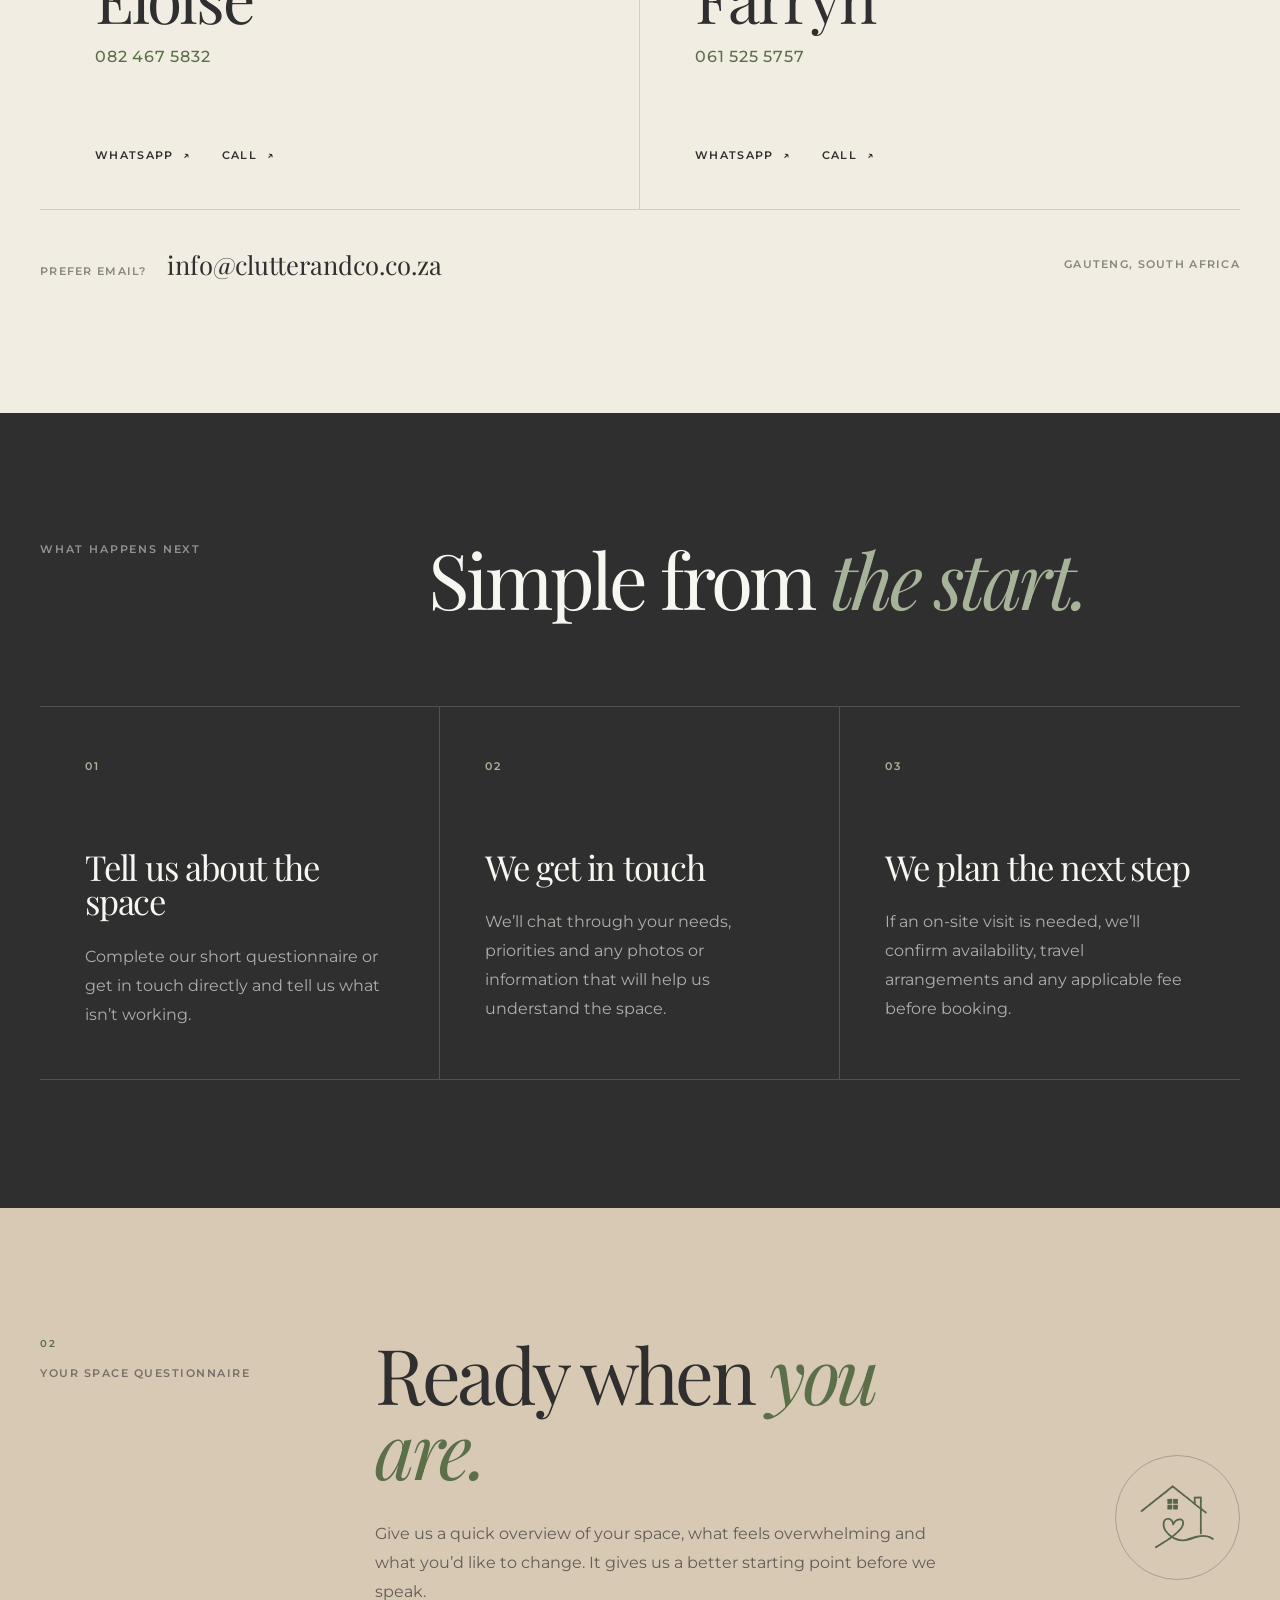
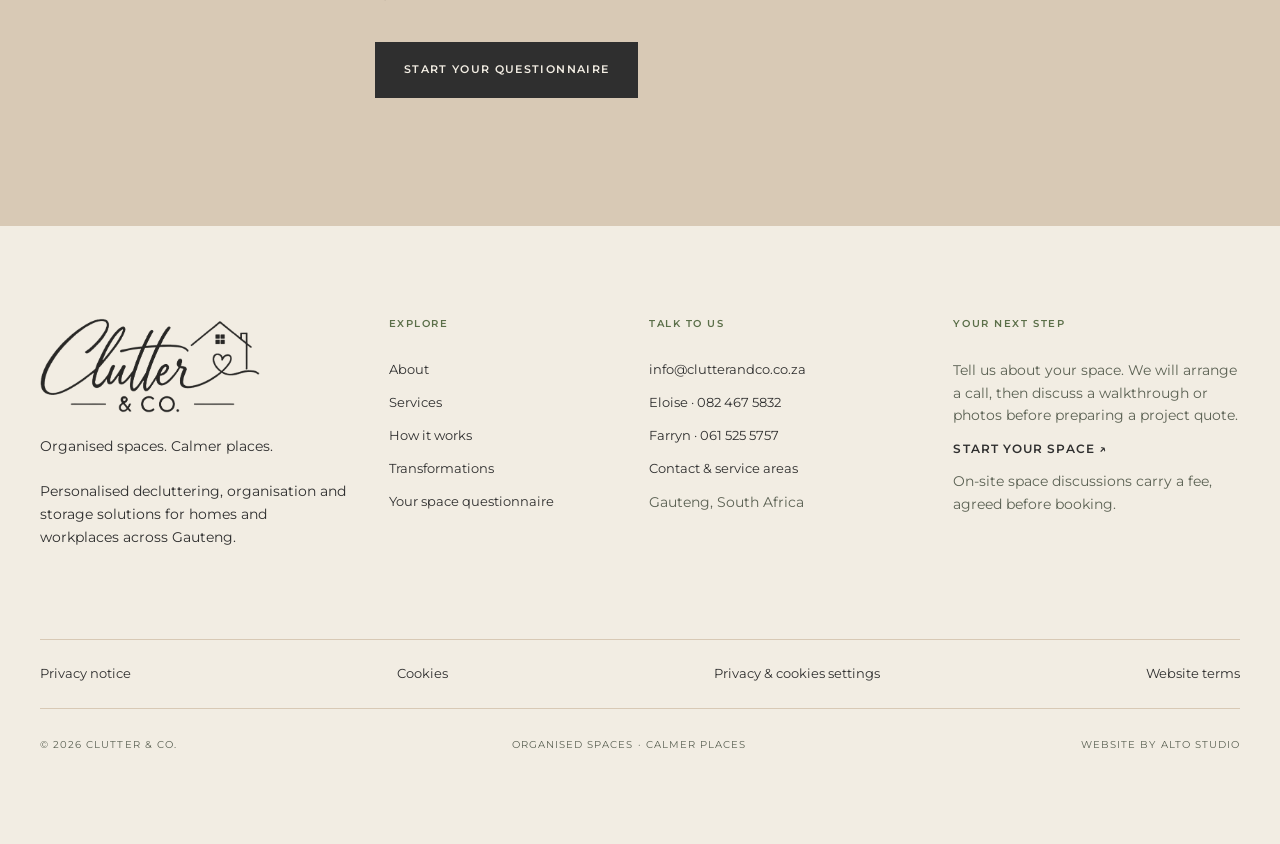
<file: contact.html>
<!DOCTYPE html>
<html lang="en-ZA">

<head>
    <meta charset="UTF-8">

    <meta
        name="viewport"
        content="width=device-width, initial-scale=1"
    >

    <title>Let’s talk about your space. | Clutter &amp; Co.</title>

    <meta
        name="description"
        content="Tell Clutter & Co. about your space and start your decluttering, organisation or storage journey across Gauteng."
    >

    <link
        rel="stylesheet"
        href="css/styles.css"
    >

    <link
        rel="stylesheet"
        href="css/fonts.css"
    >

    <link
        rel="stylesheet"
        href="css/additions.css"
    >

    <link
        rel="stylesheet"
        href="css/contact.css"
    >

    <link
        rel="canonical"
        href="https://clutterandco.co.za/contact.html"
    >

    <link
        rel="icon"
        href="images/favicon.png"
    >

    <link
        rel="apple-touch-icon"
        href="images/apple-touch-icon.png"
    >

    <meta
        name="robots"
        content="index, follow"
    >

    <meta
        name="theme-color"
        content="#F8F6F1"
    >

    <meta
        property="og:type"
        content="website"
    >

    <meta
        property="og:title"
        content="Let’s talk about your space. | Clutter &amp; Co."
    >

    <meta
        property="og:description"
        content="Tell Clutter & Co. about your space and start your decluttering, organisation or storage journey across Gauteng."
    >

    <meta
        property="og:url"
        content="https://clutterandco.co.za/contact.html"
    >

    <meta
        property="og:image"
        content="https://clutterandco.co.za/images/hero-home.webp"
    >

    <meta
        property="og:locale"
        content="en_ZA"
    >

    <meta
        name="twitter:card"
        content="summary_large_image"
    >

    <script type="application/ld+json">{"@context": "https://schema.org", "@type": "Organization", "name": "Clutter & Co.", "url": "https://clutterandco.co.za/", "logo": "https://clutterandco.co.za/images/logo-horizontal.png", "email": "info@clutterandco.co.za", "telephone": "+27824675832", "areaServed": {"@type": "AdministrativeArea", "name": "Gauteng"}, "@id": "https://clutterandco.co.za/#organisation"}</script>

<meta property="og:site_name" content="Clutter &amp; Co."><meta property="og:image:width" content="1200"><meta property="og:image:height" content="630"><meta property="og:image:alt" content="Clutter &amp; Co. — Organised spaces. Calmer places."><meta name="twitter:title" content="Let’s talk about your space. | Clutter &amp; Co."><meta name="twitter:description" content="Tell Clutter &amp; Co. about your space and start your decluttering, organisation or storage journey across Gauteng."><meta name="twitter:image" content="https://clutterandco.co.za/images/social-share.png"><meta name="twitter:image:alt" content="Clutter &amp; Co. — Organised spaces. Calmer places."></head>


<body class="inner-page contact-page">

    <a
        class="skip-link"
        href="#main"
    >
        Skip to content
    </a>


    <!-- ===================================================== -->
    <!-- HEADER -->
    <!-- ===================================================== -->

    <header
        class="site-header header-theme-light"
        id="siteHeader"
    >

        <div class="header-inner">

            <a
                class="brand"
                href="index.html"
                aria-label="Clutter & Co. home"
            >

                <img
                    src="images/logo-horizontal.png"
                    alt="Clutter & Co."
                    width="631"
                    height="278"
                    decoding="async"
                >

            </a>


            <nav
                class="desktop-nav"
                aria-label="Primary navigation"
            >

                <a href="about.html">
                    About
                </a>

                <a href="services.html">
                    Services
                </a>

                <a href="how-it-works.html">
                    How it works
                </a>

                <a href="transformations.html">
                    Transformations
                </a>

            </nav>


            <a
                class="header-cta"
                href="questionnaire.html"
            >
                Start organising
            </a>


            <button
                class="menu-toggle"
                id="menuToggle"
                type="button"
                aria-label="Open navigation menu"
                aria-expanded="false"
                aria-controls="mobileMenu"
            >

                <span></span>
                <span></span>

            </button>

        </div>


        <nav
            class="mobile-menu"
            id="mobileMenu"
            aria-label="Mobile navigation"
            inert
        >

            <a href="about.html">
                About
            </a>

            <a href="services.html">
                Services
            </a>

            <a href="how-it-works.html">
                How it works
            </a>

            <a href="transformations.html">
                Transformations
            </a>

            <a
                href="contact.html"
                aria-current="page"
            >
                Contact
            </a>

            <a href="questionnaire.html">
                Start organising
            </a>

        </nav>

    </header>



    <!-- ===================================================== -->
    <!-- MAIN -->
    <!-- ===================================================== -->

    <main
        id="main"
        tabindex="-1"
    >

        <!-- ================================================= -->
        <!-- CONTACT HERO -->
        <!-- ================================================= -->

        <section
            class="contact-hero"
            data-header-theme="light"
        >

            <div class="contact-hero-copy">

                <div class="contact-hero-inner">

                    <p class="contact-kicker">
                        Clutter &amp; Co. · Gauteng
                    </p>


                    <h1>
                        Let’s make your
                        <em>space feel lighter.</em>
                    </h1>


                    <p class="contact-intro">
                        Tell us what isn’t working.
                        Whether it’s one cupboard, a full home,
                        an office or a storage problem, we’ll help
                        you work out the right next step.
                    </p>


                    <div class="contact-actions">

                        <a
                            class="button button-dark contact-primary"
                            href="questionnaire.html"
                        >
                            Tell us about your space
                        </a>


                        <a
                            class="contact-secondary-link"
                            href="#direct-contact"
                        >
                            Speak to us directly
                            <span>↓</span>
                        </a>

                    </div>


                    <div class="contact-hero-meta">

                        <div>

                            <span>01</span>

                            <p>
                                Decluttering
                            </p>

                        </div>


                        <div>

                            <span>02</span>

                            <p>
                                Organisation
                            </p>

                        </div>


                        <div>

                            <span>03</span>

                            <p>
                                Storage planning
                            </p>

                        </div>

                    </div>

                </div>

            </div>


            <div class="contact-hero-image">

                <img fetchpriority="high"
                    src="images/sorting-belongings.jpg"
                    alt="People sorting clothing and belongings into storage containers"
                    width="2000"
                    height="1333"
                    decoding="async"
                >

                <div class="contact-image-overlay"></div>


                <div class="contact-image-note">

                    <span>
                        Organised Spaces
                    </span>

                    <span>
                        Calmer Places
                    </span>

                </div>

            </div>

        </section>



        <!-- ================================================= -->
        <!-- DIRECT CONTACT -->
        <!-- ================================================= -->

        <section
            class="contact-direct"
            id="direct-contact"
            data-header-theme="light"
        >

            <div class="contact-shell">

                <div class="contact-section-head">

                    <div>

                        <p class="contact-section-number">
                            01
                        </p>

                        <p class="contact-section-label">
                            Speak to us
                        </p>

                    </div>


                    <h2>
                        Prefer to talk
                        <em>first?</em>
                    </h2>


                    <p>
                        Call or WhatsApp us directly.
                        We’ll talk through what you need
                        and guide you from there.
                    </p>

                </div>



                <div class="contact-people">

                    <!-- ELOISE -->

                    <article class="contact-person">

                        <div class="contact-person-top">

                            <p class="contact-person-role">
                                Clutter &amp; Co.
                            </p>

                            <span class="contact-person-index">
                                01
                            </span>

                        </div>


                        <div class="contact-person-main">

                            <h3>
                                Eloise
                            </h3>


                            <a
                                class="contact-phone"
                                href="tel:+27824675832"
                            >
                                082 467 5832
                            </a>

                        </div>


                        <div class="contact-person-actions">

                            <a
                                href="https://wa.me/27824675832"
                                target="_blank"
                                rel="noopener noreferrer"
                            >
                                WhatsApp
                                <span>↗</span>
                            </a>


                            <a href="tel:+27824675832">
                                Call
                                <span>↗</span>
                            </a>

                        </div>

                    </article>



                    <!-- FARRYN -->

                    <article class="contact-person">

                        <div class="contact-person-top">

                            <p class="contact-person-role">
                                Clutter &amp; Co.
                            </p>

                            <span class="contact-person-index">
                                02
                            </span>

                        </div>


                        <div class="contact-person-main">

                            <h3>
                                Farryn
                            </h3>


                            <a
                                class="contact-phone"
                                href="tel:+27615255757"
                            >
                                061 525 5757
                            </a>

                        </div>


                        <div class="contact-person-actions">

                            <a
                                href="https://wa.me/27615255757"
                                target="_blank"
                                rel="noopener noreferrer"
                            >
                                WhatsApp
                                <span>↗</span>
                            </a>


                            <a href="tel:+27615255757">
                                Call
                                <span>↗</span>
                            </a>

                        </div>

                    </article>

                </div>



                <div class="contact-email-row">

                    <div>

                        <span>
                            Prefer email?
                        </span>


                        <div class="contact-email-addresses"><a href="mailto:info@clutterandco.co.za">info@clutterandco.co.za</a></div>

                    </div>


                    <p>
                        Gauteng, South Africa
                    </p>

                </div>

            </div>

        </section>



        <!-- ================================================= -->
        <!-- PROCESS -->
        <!-- ================================================= -->

        <section
            class="contact-next"
            data-header-theme="dark"
        >

            <div class="contact-shell">

                <div class="contact-next-head">

                    <p class="contact-section-label">
                        What happens next
                    </p>


                    <h2>
                        Simple from
                        <em>the start.</em>
                    </h2>

                </div>


                <div class="contact-next-grid">

                    <article>

                        <span>
                            01
                        </span>


                        <h3>
                            Tell us about the space
                        </h3>


                        <p>
                            Complete our short questionnaire or
                            get in touch directly and tell us
                            what isn’t working.
                        </p>

                    </article>


                    <article>

                        <span>
                            02
                        </span>


                        <h3>
                            We get in touch
                        </h3>


                        <p>
                            We’ll chat through your needs,
                            priorities and any photos or information
                            that will help us understand the space.
                        </p>

                    </article>


                    <article>

                        <span>
                            03
                        </span>


                        <h3>
                            We plan the next step
                        </h3>


                        <p>
                            If an on-site visit is needed,
                            we’ll confirm availability, travel
                            arrangements and any applicable fee
                            before booking.
                        </p>

                    </article>

                </div>

            </div>

        </section>



        <!-- ================================================= -->
        <!-- QUESTIONNAIRE CTA -->
        <!-- ================================================= -->

        <section
            class="contact-questionnaire"
            data-header-theme="light"
        >

            <div class="contact-questionnaire-inner">

                <div class="contact-questionnaire-label">

                    <span>
                        02
                    </span>

                    <p>
                        Your space questionnaire
                    </p>

                </div>


                <div class="contact-questionnaire-copy">

                    <h2>
                        Ready when
                        <em>you are.</em>
                    </h2>


                    <p>
                        Give us a quick overview of your space,
                        what feels overwhelming and what you’d
                        like to change. It gives us a better
                        starting point before we speak.
                    </p>


                    <a
                        class="button button-dark"
                        href="questionnaire.html"
                    >
                        Start your questionnaire
                    </a>

                </div>


                <div class="contact-questionnaire-mark">

                    <span aria-hidden="true"><img class="house-mark" src="images/house-heart-sage.svg" alt="" width="155" height="136" loading="lazy" decoding="async"></span>

                </div>

            </div>

        </section>

    </main>



    <!-- ===================================================== -->
    <!-- FOOTER -->
    <!-- ===================================================== -->

    <footer
        class="site-footer"
        data-header-theme="light"
    >

        <div class="footer-top">

            <div class="footer-brand">

                <a
                    href="index.html"
                    aria-label="Clutter and Co home"
                >

                    <img
                        src="images/logo-horizontal.png"
                        alt="Clutter & Co."
                        width="631"
                        height="278"
                        loading="lazy"
                        decoding="async"
                    >

                </a>


                <p>
                    Organised spaces. Calmer places.
                </p>


                <p>
                    Personalised decluttering, organisation
                    and storage solutions for homes and
                    workplaces across Gauteng.
                </p>

            </div>


            <div class="footer-column">

                <span>
                    Explore
                </span>

                <a href="about.html">
                    About
                </a>

                <a href="services.html">
                    Services
                </a>

                <a href="how-it-works.html">
                    How it works
                </a>

                <a href="transformations.html">
                    Transformations
                </a>

                <a href="questionnaire.html">
                    Your space questionnaire
                </a>

            </div>


            <div class="footer-column">

                <span>
                    Talk to us
                </span>

                <a href="mailto:info@clutterandco.co.za">info@clutterandco.co.za</a>

                <a href="tel:+27824675832">
                    Eloise · 082 467 5832
                </a>

                <a href="tel:+27615255757">
                    Farryn · 061 525 5757
                </a>

                <a href="contact.html">
                    Contact &amp; service areas
                </a>

                <p>
                    Gauteng, South Africa
                </p>

            </div>


            <div class="footer-column">

                <span>
                    Your next step
                </span>

                <p>
                    Tell us about your space.
                    We will arrange a call, then discuss
                    a walkthrough or photos before preparing
                    a project quote.
                </p>

                <a
                    class="text-link"
                    href="questionnaire.html"
                >
                    Start your space ↗
                </a>

                <p>
                    On-site space discussions carry a fee,
                    agreed before booking.
                </p>

            </div>

        </div>


        <div class="footer-legal">

            <a href="privacy.html">
                Privacy notice
            </a>

            <a href="cookies.html">
                Cookies
            </a>

            <button
                type="button"
                data-privacy
            >
                Privacy &amp; cookies settings
            </button>

            <a href="terms.html">
                Website terms
            </a>

        </div>


        <div class="footer-bottom">

            <span>
                ©
                <span id="currentYear">
                    2026
                </span>
                Clutter &amp; Co.
            </span>


            <span>
                Organised Spaces · Calmer Places
            </span>


            <a href="https://altostudio.co.za/">
                Website by ALTO Studio
            </a>

        </div>

    </footer>



    <!-- ===================================================== -->
    <!-- COOKIE NOTICE -->
    <!-- ===================================================== -->

    <aside
        class="cookie-notice"
        aria-label="Cookie information"
        hidden
    >

        <p>
            <strong>
                A little privacy, by design.
            </strong>

            <br>

            We use essential features only,
            with no analytics or advertising cookies.

            <a href="cookies.html">
                Read about cookies
            </a>.
        </p>


        <button
            type="button"
            class="button button-dark"
            data-ack
        >
            Got it
        </button>


        <button
            type="button"
            class="privacy-control"
            data-privacy
        >
            Details
        </button>

    </aside>



    <!-- ===================================================== -->
    <!-- PRIVACY DIALOG -->
    <!-- ===================================================== -->

    <dialog
        id="privacyDialog"
        aria-labelledby="privacyTitle"
    >

        <div class="dialog-inner">

            <h2 id="privacyTitle">
                Privacy &amp; cookies
            </h2>


            <p>
                This site does not use optional analytics
                or advertising cookies. There is nothing
                optional to accept or reject.
            </p>


            <p>
                Submitting the questionnaire uses a temporary
                security session. A local preference remembers
                that you have seen the cookie notice for up
                to six months. No questionnaire answers are
                saved in your browser.
            </p>


            <p>

                <a href="privacy.html">
                    Read our privacy notice
                </a>

                ·

                <a href="cookies.html">
                    Read the cookie notice
                </a>

            </p>


            <p
                id="privacyStatus"
                role="status"
            ></p>


            <button
                type="button"
                data-forget
            >
                Clear saved notice preference
            </button>


            <button
                type="button"
                class="button button-dark"
                data-close
            >
                Close
            </button>

        </div>

    </dialog>


    <script
        src="js/script.js"
        defer
    ></script>

</body>

</html>
</file>
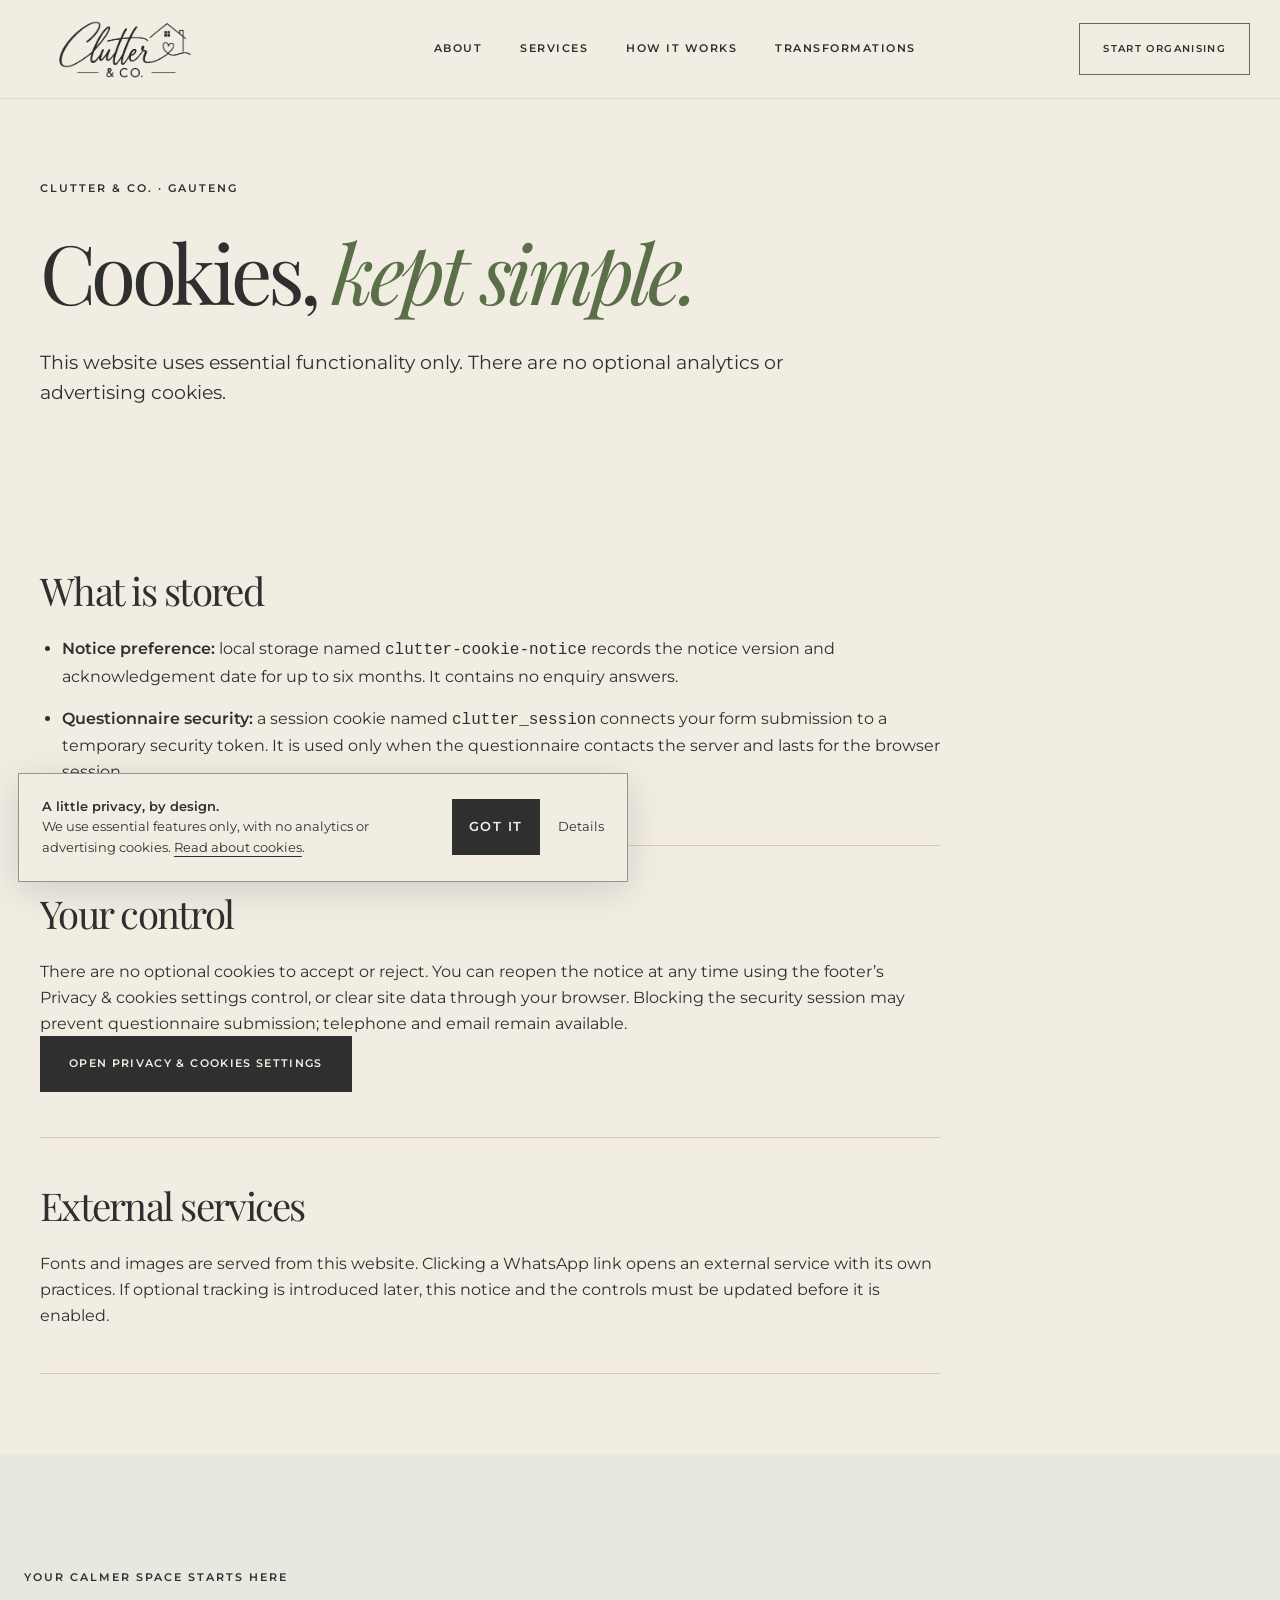
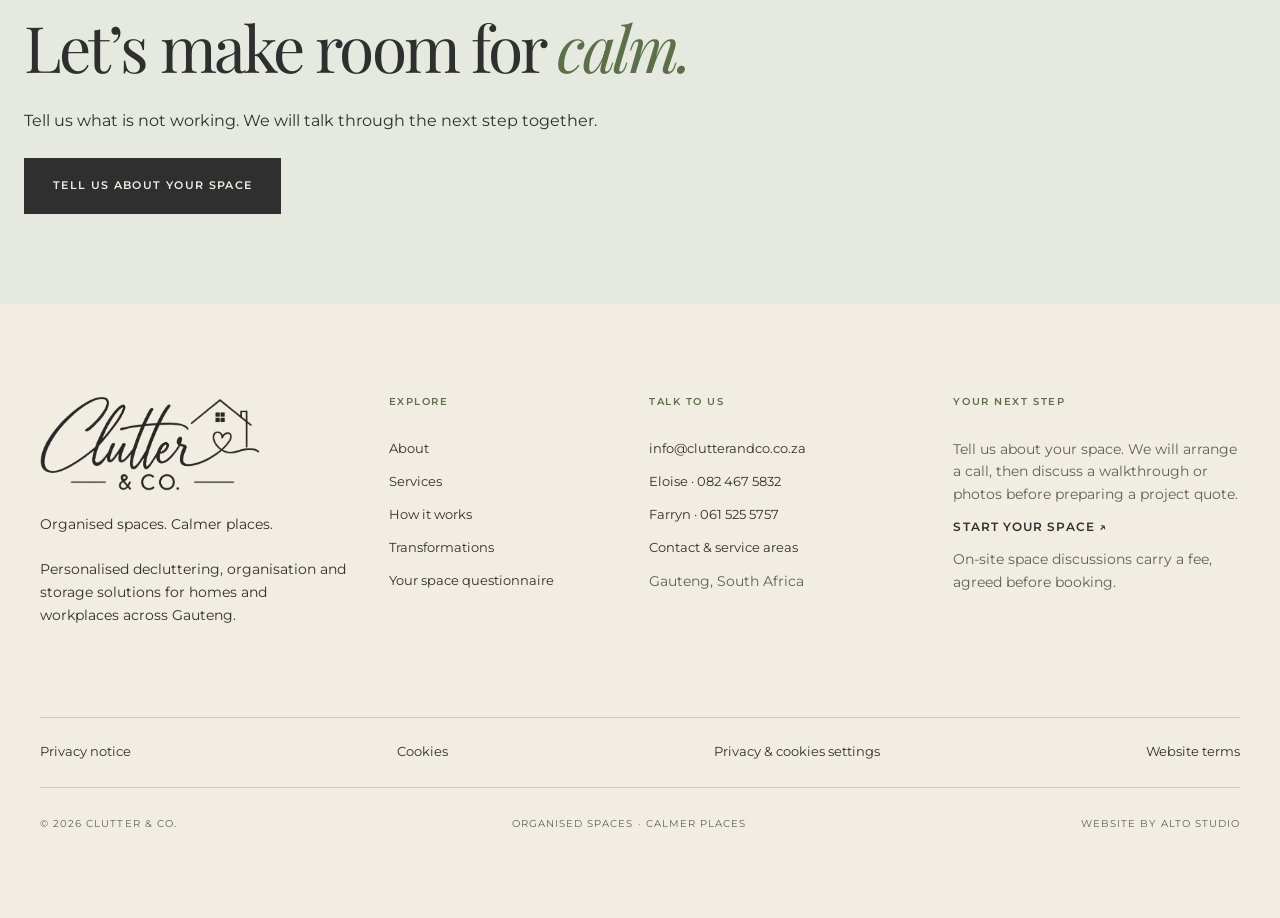
<file: cookies.html>
<!DOCTYPE html>
<html lang="en-ZA"><head><meta charset="UTF-8"><meta name="viewport" content="width=device-width, initial-scale=1"><title>Cookies, kept simple. | Clutter &amp; Co.</title><meta name="description" content="This website uses essential functionality only. There are no optional analytics or advertising cookies."><link rel="stylesheet" href="css/styles.css"><link rel="stylesheet" href="css/fonts.css"><link rel="stylesheet" href="css/additions.css"><link rel="canonical" href="https://clutterandco.co.za/cookies.html"><link rel="icon" href="images/favicon.png"><link rel="apple-touch-icon" href="images/apple-touch-icon.png"><meta name="robots" content="index, follow"><meta name="theme-color" content="#F2EDE3"><meta property="og:type" content="website"><meta property="og:title" content="Cookies, kept simple. | Clutter &amp; Co."><meta property="og:description" content="This website uses essential functionality only. There are no optional analytics or advertising cookies."><meta property="og:url" content="https://clutterandco.co.za/cookies.html"><meta property="og:image" content="https://clutterandco.co.za/images/social-share.png"><meta property="og:locale" content="en_ZA"><meta name="twitter:card" content="summary_large_image"><script type="application/ld+json">{"@context": "https://schema.org", "@type": "Organization", "name": "Clutter & Co.", "url": "https://clutterandco.co.za/", "logo": "https://clutterandco.co.za/images/logo-horizontal.png", "email": "info@clutterandco.co.za", "telephone": "+27824675832", "areaServed": {"@type": "AdministrativeArea", "name": "Gauteng"}, "@id": "https://clutterandco.co.za/#organisation"}</script><meta property="og:site_name" content="Clutter &amp; Co."><meta property="og:image:width" content="1200"><meta property="og:image:height" content="630"><meta property="og:image:alt" content="Clutter &amp; Co. — Organised spaces. Calmer places."><meta name="twitter:title" content="Cookies, kept simple. | Clutter &amp; Co."><meta name="twitter:description" content="This website uses essential functionality only. There are no optional analytics or advertising cookies."><meta name="twitter:image" content="https://clutterandco.co.za/images/social-share.png"><meta name="twitter:image:alt" content="Clutter &amp; Co. — Organised spaces. Calmer places."></head><body class="inner-page"><a class="skip-link" href="#main">Skip to content</a><header class="site-header header-theme-light" id="siteHeader"><div class="header-inner"><a class="brand" href="index.html" aria-label="Clutter &amp; Co. home"><img src="images/logo-horizontal.png" alt="Clutter &amp; Co." width="631" height="278" loading="eager" decoding="async"></a><nav class="desktop-nav" aria-label="Primary navigation"><a href="about.html">About</a><a href="services.html">Services</a><a href="how-it-works.html">How it works</a><a href="transformations.html">Transformations</a></nav><a class="header-cta" href="questionnaire.html">Start organising</a><button class="menu-toggle" id="menuToggle" type="button" aria-label="Open navigation menu" aria-expanded="false" aria-controls="mobileMenu"><span></span><span></span></button></div><nav class="mobile-menu" id="mobileMenu" aria-label="Mobile navigation" inert><div class="menu-intro" aria-hidden="true"><img src="images/house-heart-white.svg" alt="" width="48" height="42"><span>MAKE ROOM FOR CALM</span></div><a href="about.html">About</a><a href="services.html">Services</a><a href="how-it-works.html">How it works</a><a href="transformations.html">Transformations</a><a href="contact.html">Contact</a><a href="questionnaire.html">Start organising</a><div class="menu-note">Organised spaces. Calmer places.<br><span>Gauteng, South Africa</span></div></nav></header><main id="main" tabindex="-1"><section class="page-hero" data-header-theme="light"><div class="container"><p class="eyebrow">Clutter &amp; Co. · Gauteng</p><h1>Cookies, <em>kept simple.</em></h1><p class="page-lead">This website uses essential functionality only. There are no optional analytics or advertising cookies.</p></div></section><div class="page-body container"><section class="copy-section"><h2>What is stored</h2><ul><li><strong>Notice preference:</strong> local storage named <code>clutter-cookie-notice</code> records the notice version and acknowledgement date for up to six months. It contains no enquiry answers.</li><li><strong>Questionnaire security:</strong> a session cookie named <code>clutter_session</code> connects your form submission to a temporary security token. It is used only when the questionnaire contacts the server and lasts for the browser session.</li></ul></section><section class="copy-section"><h2>Your control</h2><p>There are no optional cookies to accept or reject. You can reopen the notice at any time using the footer’s Privacy &amp; cookies settings control, or clear site data through your browser. Blocking the security session may prevent questionnaire submission; telephone and email remain available.</p><button type="button" class="button button-dark" data-privacy>Open privacy &amp; cookies settings</button></section><section class="copy-section"><h2>External services</h2><p>Fonts and images are served from this website. Clicking a WhatsApp link opens an external service with its own practices. If optional tracking is introduced later, this notice and the controls must be updated before it is enabled.</p></section></div><section class="page-cta"><p class="eyebrow">Your calmer space starts here</p><h2>Let’s make room for <em>calm.</em></h2><p>Tell us what is not working. We will talk through the next step together.</p><a class="button button-dark" href="questionnaire.html">Tell us about your space</a></section></main><footer class="site-footer" data-header-theme="light"><div class="footer-top"><div class="footer-brand"><a href="index.html" aria-label="Clutter and Co home"><img src="images/logo-horizontal.png" alt="Clutter &amp; Co." width="631" height="278" loading="lazy" decoding="async"></a><p>Organised spaces. Calmer places.</p><p>Personalised decluttering, organisation and storage solutions for homes and workplaces across Gauteng.</p></div><div class="footer-column"><span>Explore</span><a href="about.html">About</a><a href="services.html">Services</a><a href="how-it-works.html">How it works</a><a href="transformations.html">Transformations</a><a href="questionnaire.html">Your space questionnaire</a></div><div class="footer-column"><span>Talk to us</span><a href="mailto:info@clutterandco.co.za">info@clutterandco.co.za</a><a href="tel:+27824675832">Eloise · 082 467 5832</a><a href="tel:+27615255757">Farryn · 061 525 5757</a><a href="contact.html">Contact &amp; service areas</a><p>Gauteng, South Africa</p></div><div class="footer-column"><span>Your next step</span><p>Tell us about your space. We will arrange a call, then discuss a walkthrough or photos before preparing a project quote.</p><a class="text-link" href="questionnaire.html">Start your space ↗</a><p>On-site space discussions carry a fee, agreed before booking.</p></div></div><div class="footer-legal"><a href="privacy.html">Privacy notice</a><a href="cookies.html">Cookies</a><button type="button" data-privacy>Privacy &amp; cookies settings</button><a href="terms.html">Website terms</a></div><div class="footer-bottom"><span>© <span id="currentYear">2026</span> Clutter &amp; Co.</span><span>Organised Spaces · Calmer Places</span><a href="https://altostudio.co.za/">Website by ALTO Studio</a></div></footer><aside class="cookie-notice" aria-label="Cookie information" hidden><p><strong>A little privacy, by design.</strong><br>We use essential features only, with no analytics or advertising cookies. <a href="cookies.html">Read about cookies</a>.</p><button type="button" class="button button-dark" data-ack>Got it</button><button type="button" class="privacy-control" data-privacy>Details</button></aside><dialog id="privacyDialog" aria-labelledby="privacyTitle"><div class="dialog-inner"><h2 id="privacyTitle">Privacy &amp; cookies</h2><p>This site does not use optional analytics or advertising cookies. There is nothing optional to accept or reject.</p><p>Submitting the questionnaire uses a temporary security session. A local preference remembers that you have seen the cookie notice for up to six months. No questionnaire answers are saved in your browser.</p><p><a href="privacy.html">Read our privacy notice</a> · <a href="cookies.html">Read the cookie notice</a></p><p id="privacyStatus" role="status"></p><button type="button" data-forget>Clear saved notice preference</button><button type="button" class="button button-dark" data-close>Close</button></div></dialog><script src="js/script.js" defer></script></body></html>
</file>
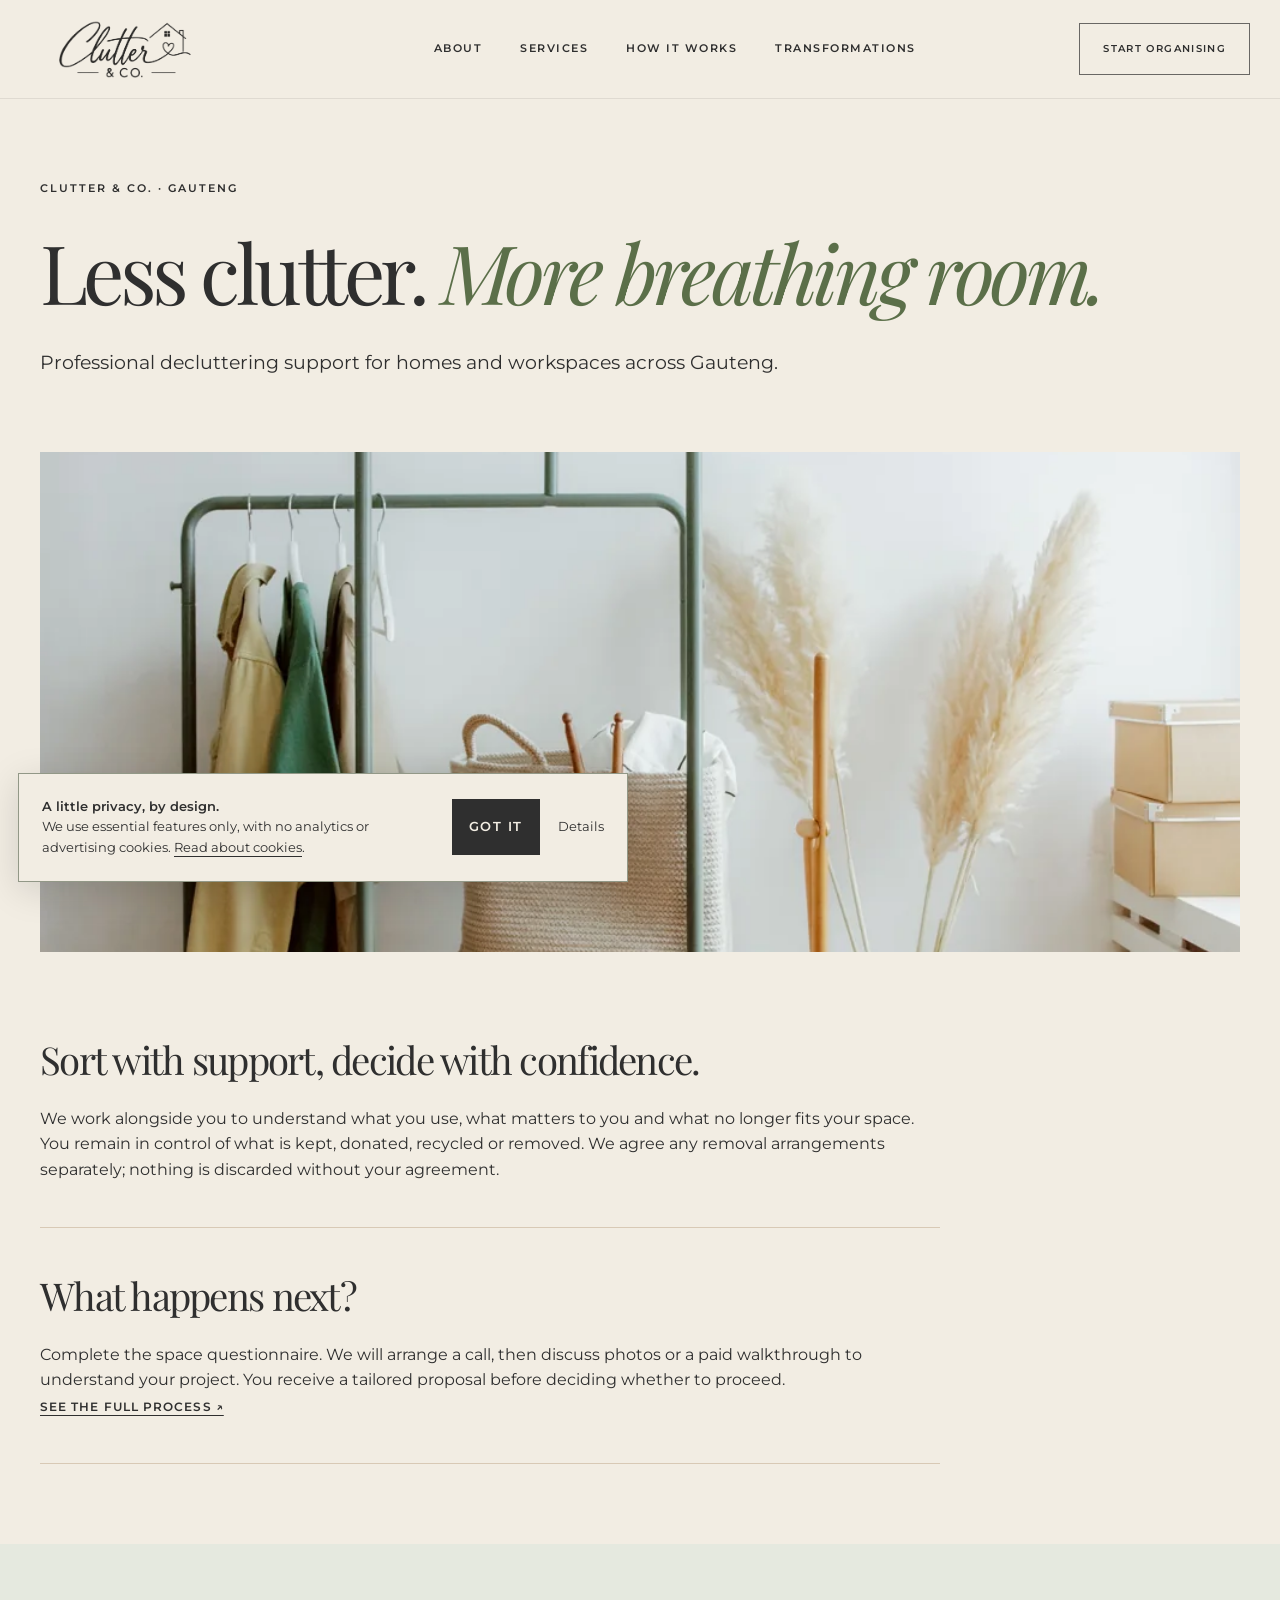
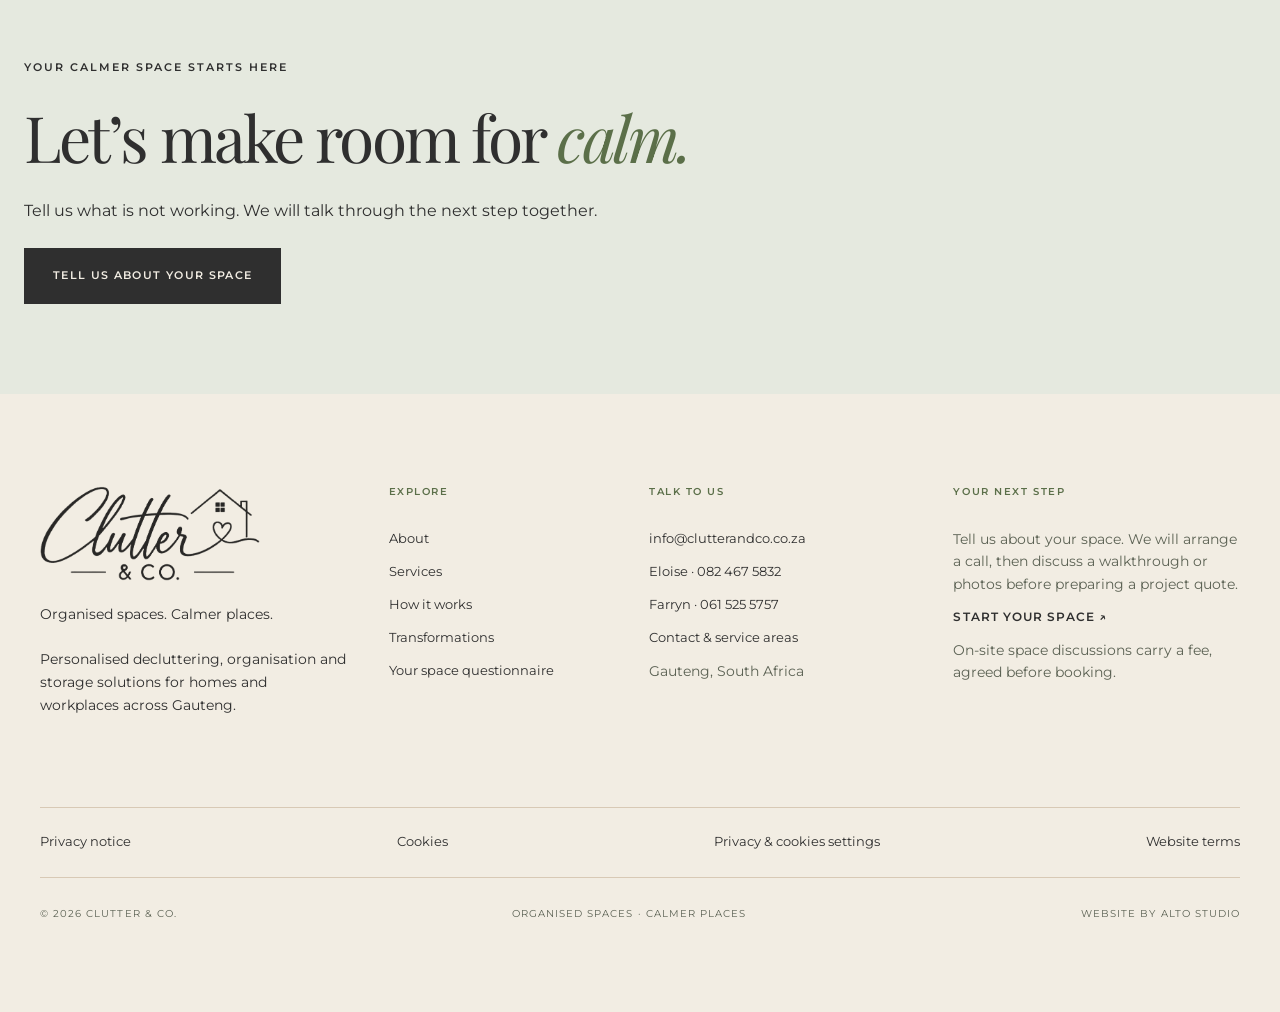
<file: decluttering.html>
<!DOCTYPE html>
<html lang="en-ZA"><head><meta charset="UTF-8"><meta name="viewport" content="width=device-width, initial-scale=1"><title>Less clutter. More breathing room. | Clutter &amp; Co.</title><meta name="description" content="Professional decluttering support for homes and workspaces across Gauteng."><link rel="stylesheet" href="css/styles.css"><link rel="stylesheet" href="css/fonts.css"><link rel="stylesheet" href="css/additions.css"><link rel="canonical" href="https://clutterandco.co.za/decluttering.html"><link rel="icon" href="images/favicon.png"><link rel="apple-touch-icon" href="images/apple-touch-icon.png"><meta name="robots" content="index, follow"><meta name="theme-color" content="#F2EDE3"><meta property="og:type" content="website"><meta property="og:title" content="Less clutter. More breathing room. | Clutter &amp; Co."><meta property="og:description" content="Professional decluttering support for homes and workspaces across Gauteng."><meta property="og:url" content="https://clutterandco.co.za/decluttering.html"><meta property="og:image" content="https://clutterandco.co.za/images/social-share.png"><meta property="og:locale" content="en_ZA"><meta name="twitter:card" content="summary_large_image"><script type="application/ld+json">{"@context": "https://schema.org", "@type": "Organization", "name": "Clutter & Co.", "url": "https://clutterandco.co.za/", "logo": "https://clutterandco.co.za/images/logo-horizontal.png", "email": "info@clutterandco.co.za", "telephone": "+27824675832", "areaServed": {"@type": "AdministrativeArea", "name": "Gauteng"}, "@id": "https://clutterandco.co.za/#organisation"}</script><meta property="og:site_name" content="Clutter &amp; Co."><meta property="og:image:width" content="1200"><meta property="og:image:height" content="630"><meta property="og:image:alt" content="Clutter &amp; Co. — Organised spaces. Calmer places."><meta name="twitter:title" content="Less clutter. More breathing room. | Clutter &amp; Co."><meta name="twitter:description" content="Professional decluttering support for homes and workspaces across Gauteng."><meta name="twitter:image" content="https://clutterandco.co.za/images/social-share.png"><meta name="twitter:image:alt" content="Clutter &amp; Co. — Organised spaces. Calmer places."></head><body class="inner-page"><a class="skip-link" href="#main">Skip to content</a><header class="site-header header-theme-light" id="siteHeader"><div class="header-inner"><a class="brand" href="index.html" aria-label="Clutter &amp; Co. home"><img src="images/logo-horizontal.png" alt="Clutter &amp; Co." width="631" height="278" loading="eager" decoding="async"></a><nav class="desktop-nav" aria-label="Primary navigation"><a href="about.html">About</a><a href="services.html">Services</a><a href="how-it-works.html">How it works</a><a href="transformations.html">Transformations</a></nav><a class="header-cta" href="questionnaire.html">Start organising</a><button class="menu-toggle" id="menuToggle" type="button" aria-label="Open navigation menu" aria-expanded="false" aria-controls="mobileMenu"><span></span><span></span></button></div><nav class="mobile-menu" id="mobileMenu" aria-label="Mobile navigation" inert><div class="menu-intro" aria-hidden="true"><img src="images/house-heart-white.svg" alt="" width="48" height="42"><span>MAKE ROOM FOR CALM</span></div><a href="about.html">About</a><a href="services.html">Services</a><a href="how-it-works.html">How it works</a><a href="transformations.html">Transformations</a><a href="contact.html">Contact</a><a href="questionnaire.html">Start organising</a><div class="menu-note">Organised spaces. Calmer places.<br><span>Gauteng, South Africa</span></div></nav></header><main id="main" tabindex="-1"><section class="page-hero" data-header-theme="light"><div class="container"><p class="eyebrow">Clutter &amp; Co. · Gauteng</p><h1>Less clutter. <em>More breathing room.</em></h1><p class="page-lead">Professional decluttering support for homes and workspaces across Gauteng.</p></div></section><div class="page-image container"><img src="images/service-declutter.webp" alt="Organised interior inspiration" width="3529" height="5293" loading="lazy" decoding="async"></div><div class="page-body container"><section class="copy-section"><h2>Sort with support, decide with confidence.</h2><p>We work alongside you to understand what you use, what matters to you and what no longer fits your space. You remain in control of what is kept, donated, recycled or removed. We agree any removal arrangements separately; nothing is discarded without your agreement.</p></section><section class="copy-section"><h2>What happens next?</h2><p>Complete the space questionnaire. We will arrange a call, then discuss photos or a paid walkthrough to understand your project. You receive a tailored proposal before deciding whether to proceed.</p><a class="text-link" href="how-it-works.html">See the full process ↗</a></section></div><section class="page-cta"><p class="eyebrow">Your calmer space starts here</p><h2>Let’s make room for <em>calm.</em></h2><p>Tell us what is not working. We will talk through the next step together.</p><a class="button button-dark" href="questionnaire.html">Tell us about your space</a></section></main><footer class="site-footer" data-header-theme="light"><div class="footer-top"><div class="footer-brand"><a href="index.html" aria-label="Clutter and Co home"><img src="images/logo-horizontal.png" alt="Clutter &amp; Co." width="631" height="278" loading="lazy" decoding="async"></a><p>Organised spaces. Calmer places.</p><p>Personalised decluttering, organisation and storage solutions for homes and workplaces across Gauteng.</p></div><div class="footer-column"><span>Explore</span><a href="about.html">About</a><a href="services.html">Services</a><a href="how-it-works.html">How it works</a><a href="transformations.html">Transformations</a><a href="questionnaire.html">Your space questionnaire</a></div><div class="footer-column"><span>Talk to us</span><a href="mailto:info@clutterandco.co.za">info@clutterandco.co.za</a><a href="tel:+27824675832">Eloise · 082 467 5832</a><a href="tel:+27615255757">Farryn · 061 525 5757</a><a href="contact.html">Contact &amp; service areas</a><p>Gauteng, South Africa</p></div><div class="footer-column"><span>Your next step</span><p>Tell us about your space. We will arrange a call, then discuss a walkthrough or photos before preparing a project quote.</p><a class="text-link" href="questionnaire.html">Start your space ↗</a><p>On-site space discussions carry a fee, agreed before booking.</p></div></div><div class="footer-legal"><a href="privacy.html">Privacy notice</a><a href="cookies.html">Cookies</a><button type="button" data-privacy>Privacy &amp; cookies settings</button><a href="terms.html">Website terms</a></div><div class="footer-bottom"><span>© <span id="currentYear">2026</span> Clutter &amp; Co.</span><span>Organised Spaces · Calmer Places</span><a href="https://altostudio.co.za/">Website by ALTO Studio</a></div></footer><aside class="cookie-notice" aria-label="Cookie information" hidden><p><strong>A little privacy, by design.</strong><br>We use essential features only, with no analytics or advertising cookies. <a href="cookies.html">Read about cookies</a>.</p><button type="button" class="button button-dark" data-ack>Got it</button><button type="button" class="privacy-control" data-privacy>Details</button></aside><dialog id="privacyDialog" aria-labelledby="privacyTitle"><div class="dialog-inner"><h2 id="privacyTitle">Privacy &amp; cookies</h2><p>This site does not use optional analytics or advertising cookies. There is nothing optional to accept or reject.</p><p>Submitting the questionnaire uses a temporary security session. A local preference remembers that you have seen the cookie notice for up to six months. No questionnaire answers are saved in your browser.</p><p><a href="privacy.html">Read our privacy notice</a> · <a href="cookies.html">Read the cookie notice</a></p><p id="privacyStatus" role="status"></p><button type="button" data-forget>Clear saved notice preference</button><button type="button" class="button button-dark" data-close>Close</button></div></dialog><script src="js/script.js" defer></script></body></html>
</file>
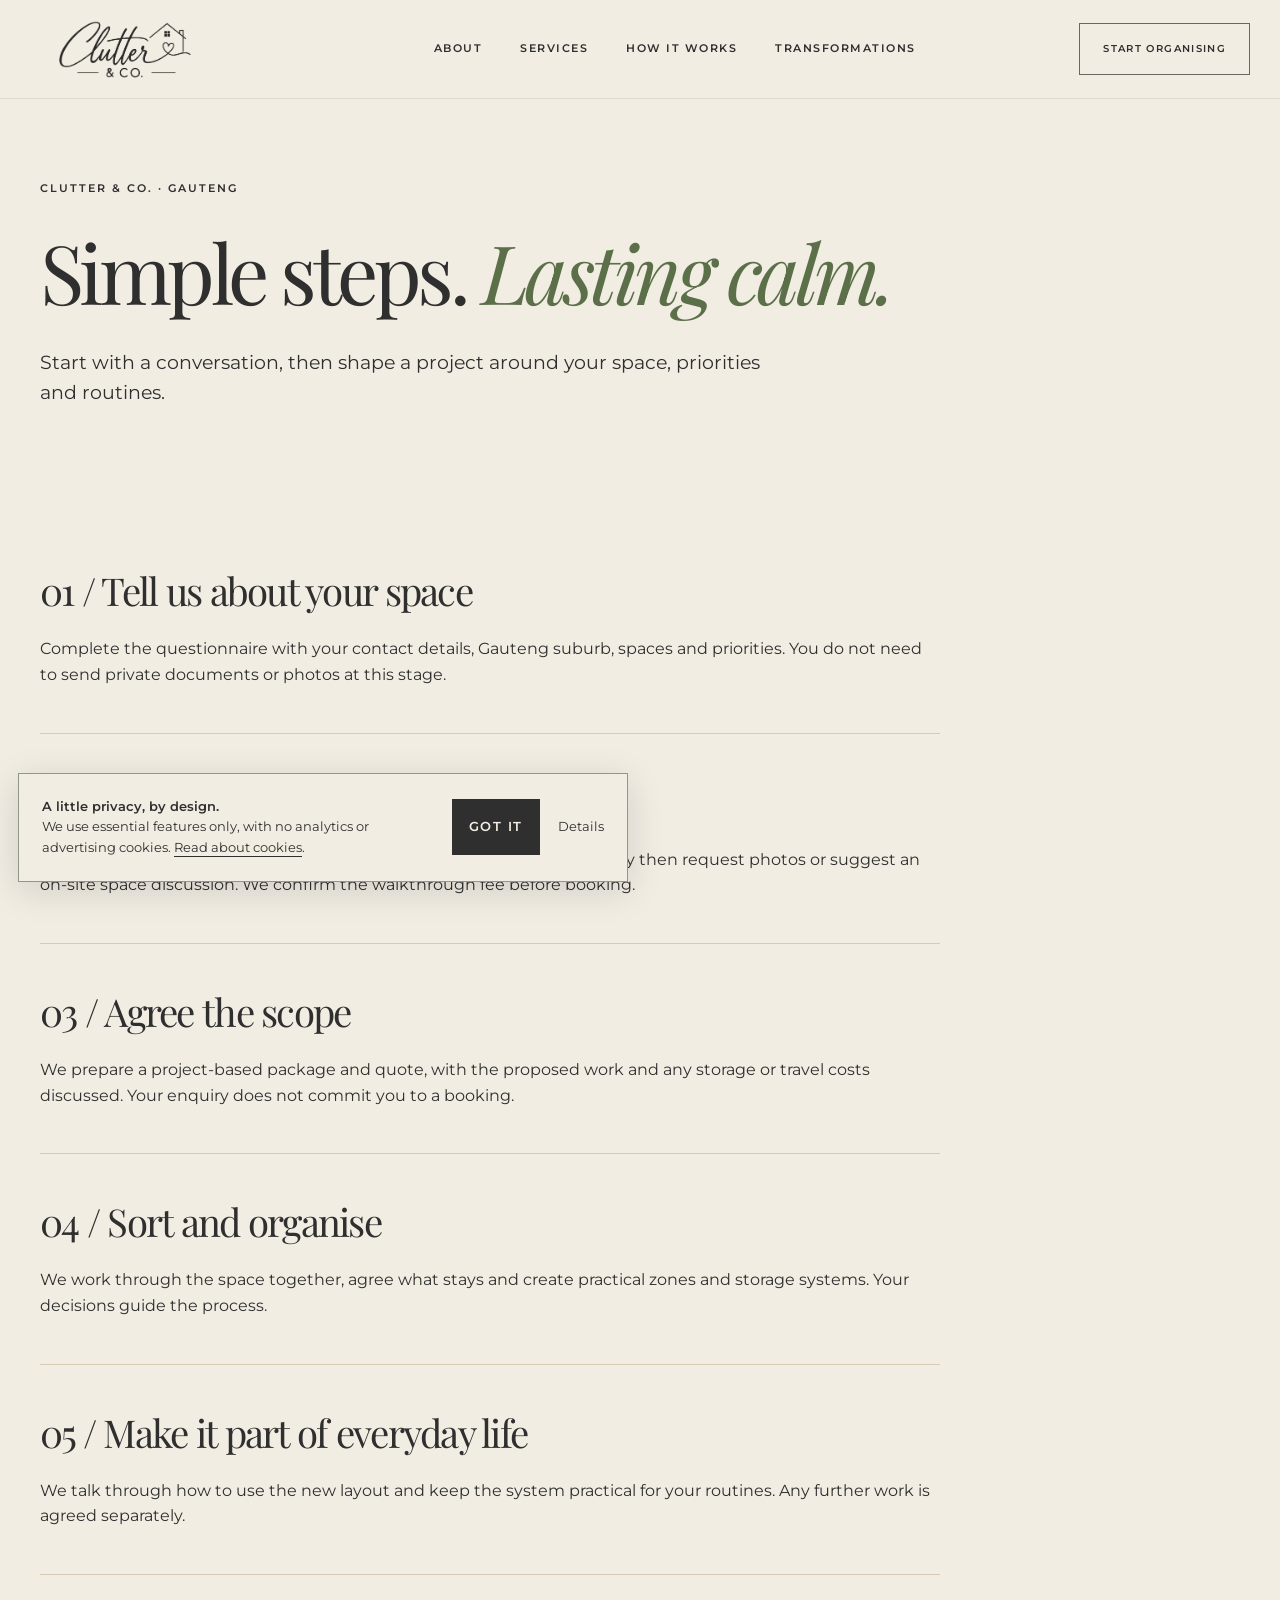
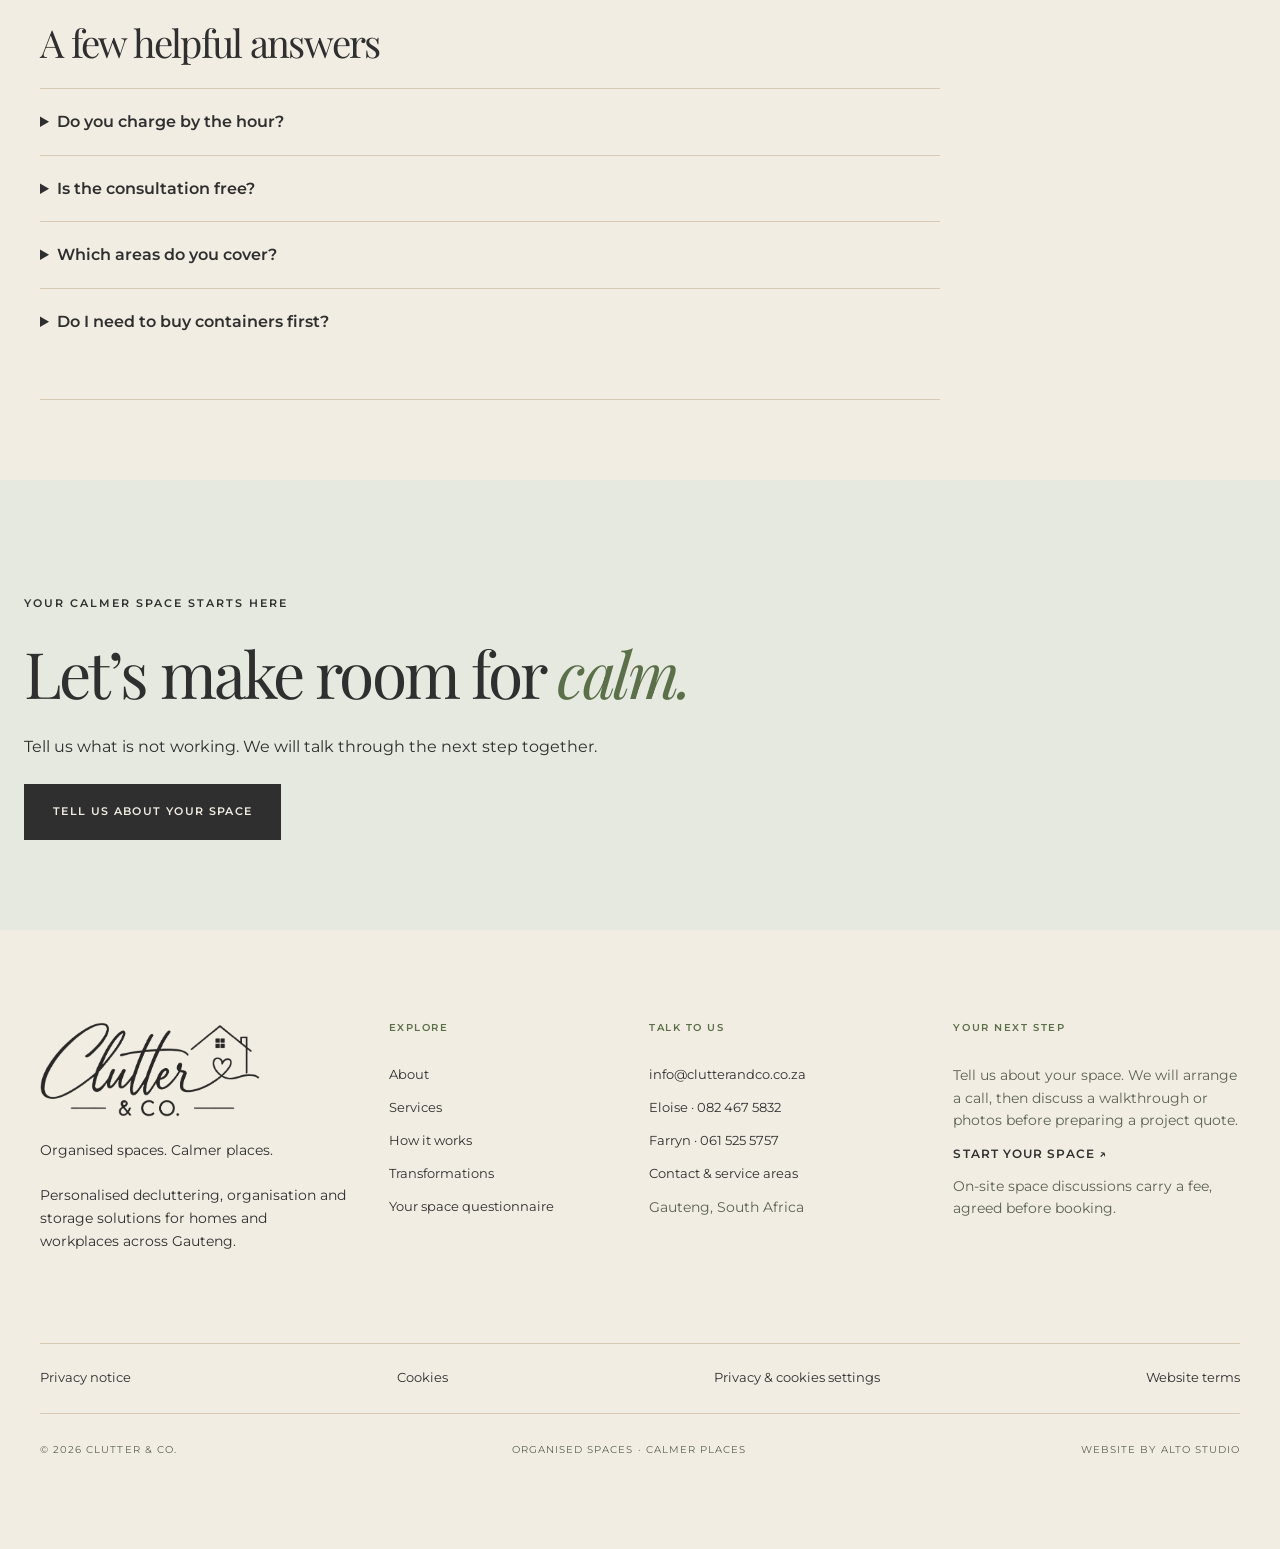
<file: how-it-works.html>
<!DOCTYPE html>
<html lang="en-ZA"><head><meta charset="UTF-8"><meta name="viewport" content="width=device-width, initial-scale=1"><title>Simple steps. Lasting calm. | Clutter &amp; Co.</title><meta name="description" content="Start with a conversation, then shape a project around your space, priorities and routines."><link rel="stylesheet" href="css/styles.css"><link rel="stylesheet" href="css/fonts.css"><link rel="stylesheet" href="css/additions.css"><link rel="canonical" href="https://clutterandco.co.za/how-it-works.html"><link rel="icon" href="images/favicon.png"><link rel="apple-touch-icon" href="images/apple-touch-icon.png"><meta name="robots" content="index, follow"><meta name="theme-color" content="#F2EDE3"><meta property="og:type" content="website"><meta property="og:title" content="Simple steps. Lasting calm. | Clutter &amp; Co."><meta property="og:description" content="Start with a conversation, then shape a project around your space, priorities and routines."><meta property="og:url" content="https://clutterandco.co.za/how-it-works.html"><meta property="og:image" content="https://clutterandco.co.za/images/social-share.png"><meta property="og:locale" content="en_ZA"><meta name="twitter:card" content="summary_large_image"><script type="application/ld+json">{"@context": "https://schema.org", "@type": "Organization", "name": "Clutter & Co.", "url": "https://clutterandco.co.za/", "logo": "https://clutterandco.co.za/images/logo-horizontal.png", "email": "info@clutterandco.co.za", "telephone": "+27824675832", "areaServed": {"@type": "AdministrativeArea", "name": "Gauteng"}, "@id": "https://clutterandco.co.za/#organisation"}</script><meta property="og:site_name" content="Clutter &amp; Co."><meta property="og:image:width" content="1200"><meta property="og:image:height" content="630"><meta property="og:image:alt" content="Clutter &amp; Co. — Organised spaces. Calmer places."><meta name="twitter:title" content="Simple steps. Lasting calm. | Clutter &amp; Co."><meta name="twitter:description" content="Start with a conversation, then shape a project around your space, priorities and routines."><meta name="twitter:image" content="https://clutterandco.co.za/images/social-share.png"><meta name="twitter:image:alt" content="Clutter &amp; Co. — Organised spaces. Calmer places."></head><body class="inner-page"><a class="skip-link" href="#main">Skip to content</a><header class="site-header header-theme-light" id="siteHeader"><div class="header-inner"><a class="brand" href="index.html" aria-label="Clutter &amp; Co. home"><img src="images/logo-horizontal.png" alt="Clutter &amp; Co." width="631" height="278" loading="eager" decoding="async"></a><nav class="desktop-nav" aria-label="Primary navigation"><a href="about.html">About</a><a href="services.html">Services</a><a href="how-it-works.html" aria-current="page">How it works</a><a href="transformations.html">Transformations</a></nav><a class="header-cta" href="questionnaire.html">Start organising</a><button class="menu-toggle" id="menuToggle" type="button" aria-label="Open navigation menu" aria-expanded="false" aria-controls="mobileMenu"><span></span><span></span></button></div><nav class="mobile-menu" id="mobileMenu" aria-label="Mobile navigation" inert><div class="menu-intro" aria-hidden="true"><img src="images/house-heart-white.svg" alt="" width="48" height="42"><span>MAKE ROOM FOR CALM</span></div><a href="about.html">About</a><a href="services.html">Services</a><a href="how-it-works.html" aria-current="page">How it works</a><a href="transformations.html">Transformations</a><a href="contact.html">Contact</a><a href="questionnaire.html">Start organising</a><div class="menu-note">Organised spaces. Calmer places.<br><span>Gauteng, South Africa</span></div></nav></header><main id="main" tabindex="-1"><section class="page-hero" data-header-theme="light"><div class="container"><p class="eyebrow">Clutter &amp; Co. · Gauteng</p><h1>Simple steps. <em>Lasting calm.</em></h1><p class="page-lead">Start with a conversation, then shape a project around your space, priorities and routines.</p></div></section><div class="page-body container"><section class="copy-section"><h2>01 / Tell us about your space</h2><p>Complete the questionnaire with your contact details, Gauteng suburb, spaces and priorities. You do not need to send private documents or photos at this stage.</p></section><section class="copy-section"><h2>02 / Let’s talk</h2><p>We arrange a phone call to understand what you want to change. We may then request photos or suggest an on-site space discussion. We confirm the walkthrough fee before booking.</p></section><section class="copy-section"><h2>03 / Agree the scope</h2><p>We prepare a project-based package and quote, with the proposed work and any storage or travel costs discussed. Your enquiry does not commit you to a booking.</p></section><section class="copy-section"><h2>04 / Sort and organise</h2><p>We work through the space together, agree what stays and create practical zones and storage systems. Your decisions guide the process.</p></section><section class="copy-section"><h2>05 / Make it part of everyday life</h2><p>We talk through how to use the new layout and keep the system practical for your routines. Any further work is agreed separately.</p></section><section class="copy-section"><h2>A few helpful answers</h2><details><summary>Do you charge by the hour?</summary><p>We offer project packages. Scope and pricing are agreed after we understand the space.</p></details><details><summary>Is the consultation free?</summary><p>An on-site space discussion carries a fee. We confirm the amount with you before arranging the visit.</p></details><details><summary>Which areas do you cover?</summary><p>Our current service area is Gauteng. Give us your suburb so we can confirm availability and travel arrangements.</p></details><details><summary>Do I need to buy containers first?</summary><p>No, we discuss storage needs once we understand your belongings and the available space.</p></details></section></div><section class="page-cta"><p class="eyebrow">Your calmer space starts here</p><h2>Let’s make room for <em>calm.</em></h2><p>Tell us what is not working. We will talk through the next step together.</p><a class="button button-dark" href="questionnaire.html">Tell us about your space</a></section></main><footer class="site-footer" data-header-theme="light"><div class="footer-top"><div class="footer-brand"><a href="index.html" aria-label="Clutter and Co home"><img src="images/logo-horizontal.png" alt="Clutter &amp; Co." width="631" height="278" loading="lazy" decoding="async"></a><p>Organised spaces. Calmer places.</p><p>Personalised decluttering, organisation and storage solutions for homes and workplaces across Gauteng.</p></div><div class="footer-column"><span>Explore</span><a href="about.html">About</a><a href="services.html">Services</a><a href="how-it-works.html">How it works</a><a href="transformations.html">Transformations</a><a href="questionnaire.html">Your space questionnaire</a></div><div class="footer-column"><span>Talk to us</span><a href="mailto:info@clutterandco.co.za">info@clutterandco.co.za</a><a href="tel:+27824675832">Eloise · 082 467 5832</a><a href="tel:+27615255757">Farryn · 061 525 5757</a><a href="contact.html">Contact &amp; service areas</a><p>Gauteng, South Africa</p></div><div class="footer-column"><span>Your next step</span><p>Tell us about your space. We will arrange a call, then discuss a walkthrough or photos before preparing a project quote.</p><a class="text-link" href="questionnaire.html">Start your space ↗</a><p>On-site space discussions carry a fee, agreed before booking.</p></div></div><div class="footer-legal"><a href="privacy.html">Privacy notice</a><a href="cookies.html">Cookies</a><button type="button" data-privacy>Privacy &amp; cookies settings</button><a href="terms.html">Website terms</a></div><div class="footer-bottom"><span>© <span id="currentYear">2026</span> Clutter &amp; Co.</span><span>Organised Spaces · Calmer Places</span><a href="https://altostudio.co.za/">Website by ALTO Studio</a></div></footer><aside class="cookie-notice" aria-label="Cookie information" hidden><p><strong>A little privacy, by design.</strong><br>We use essential features only, with no analytics or advertising cookies. <a href="cookies.html">Read about cookies</a>.</p><button type="button" class="button button-dark" data-ack>Got it</button><button type="button" class="privacy-control" data-privacy>Details</button></aside><dialog id="privacyDialog" aria-labelledby="privacyTitle"><div class="dialog-inner"><h2 id="privacyTitle">Privacy &amp; cookies</h2><p>This site does not use optional analytics or advertising cookies. There is nothing optional to accept or reject.</p><p>Submitting the questionnaire uses a temporary security session. A local preference remembers that you have seen the cookie notice for up to six months. No questionnaire answers are saved in your browser.</p><p><a href="privacy.html">Read our privacy notice</a> · <a href="cookies.html">Read the cookie notice</a></p><p id="privacyStatus" role="status"></p><button type="button" data-forget>Clear saved notice preference</button><button type="button" class="button button-dark" data-close>Close</button></div></dialog><script src="js/script.js" defer></script></body></html>
</file>
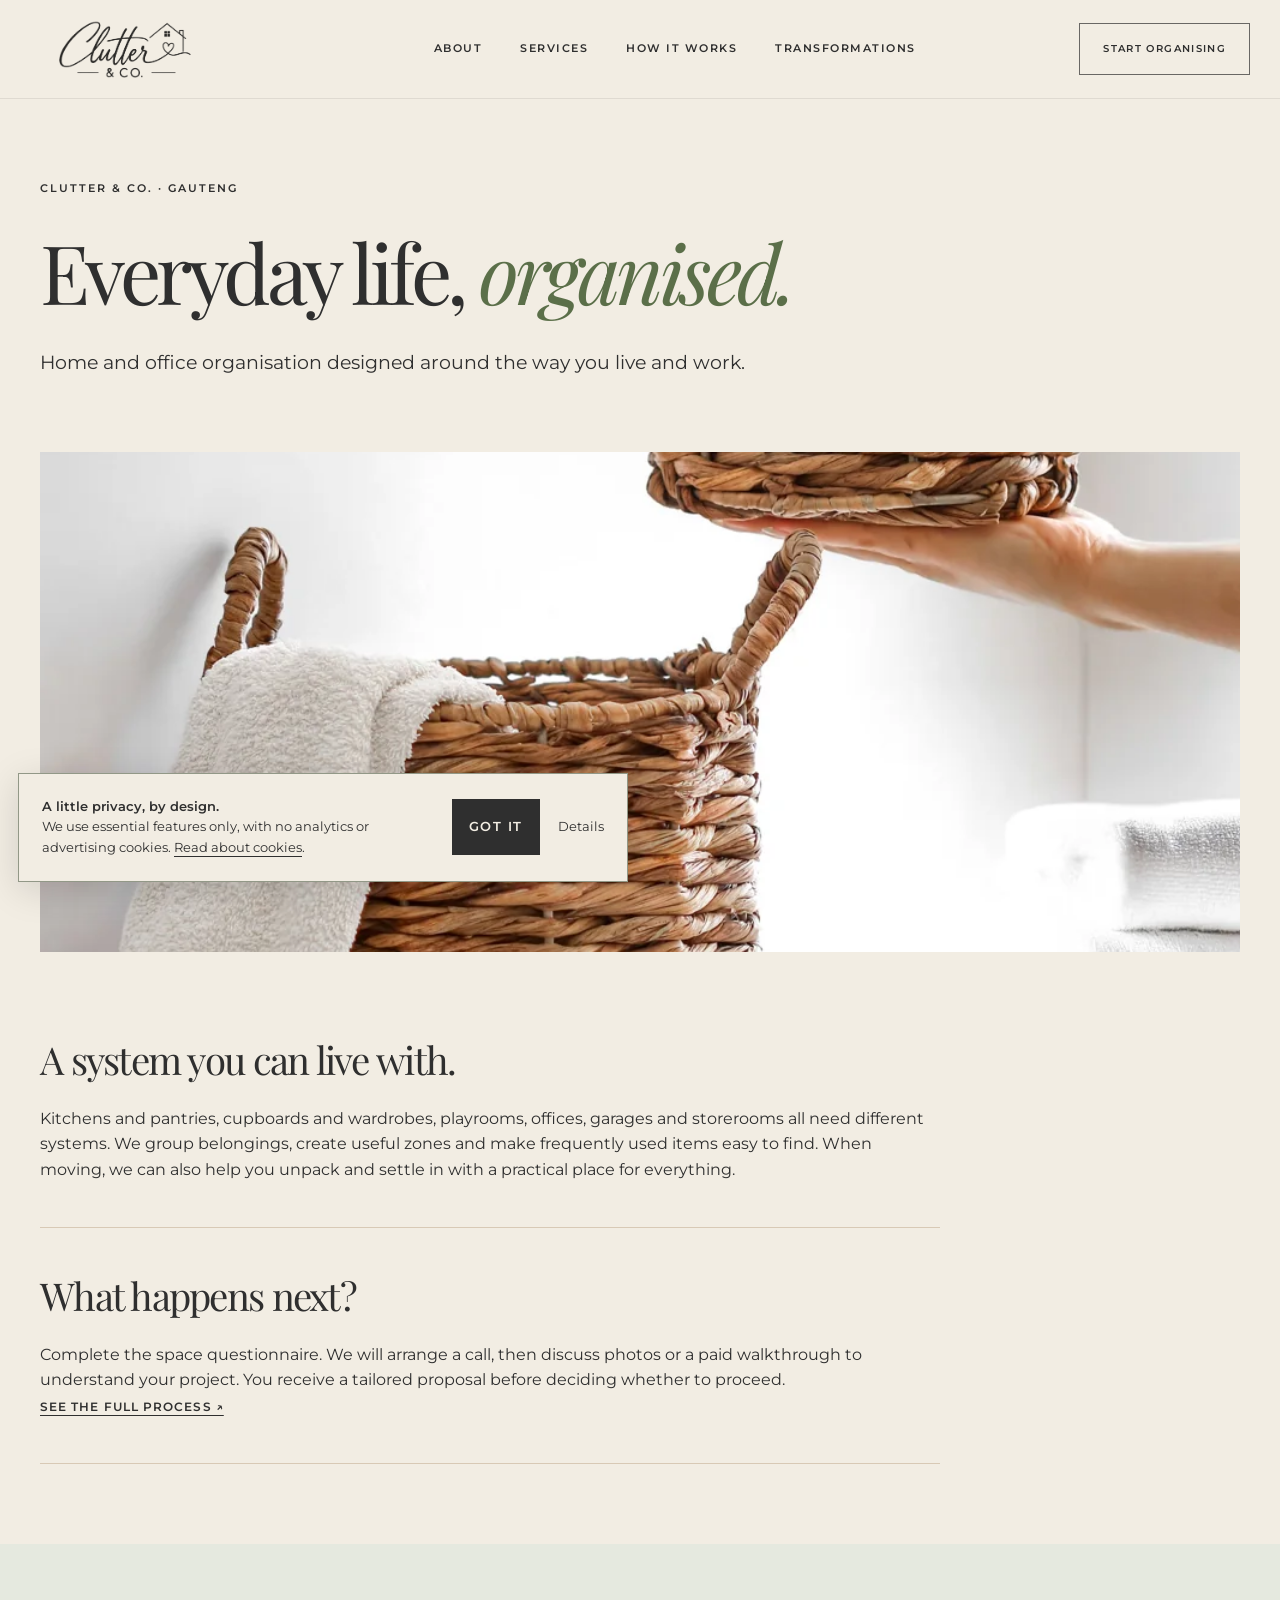
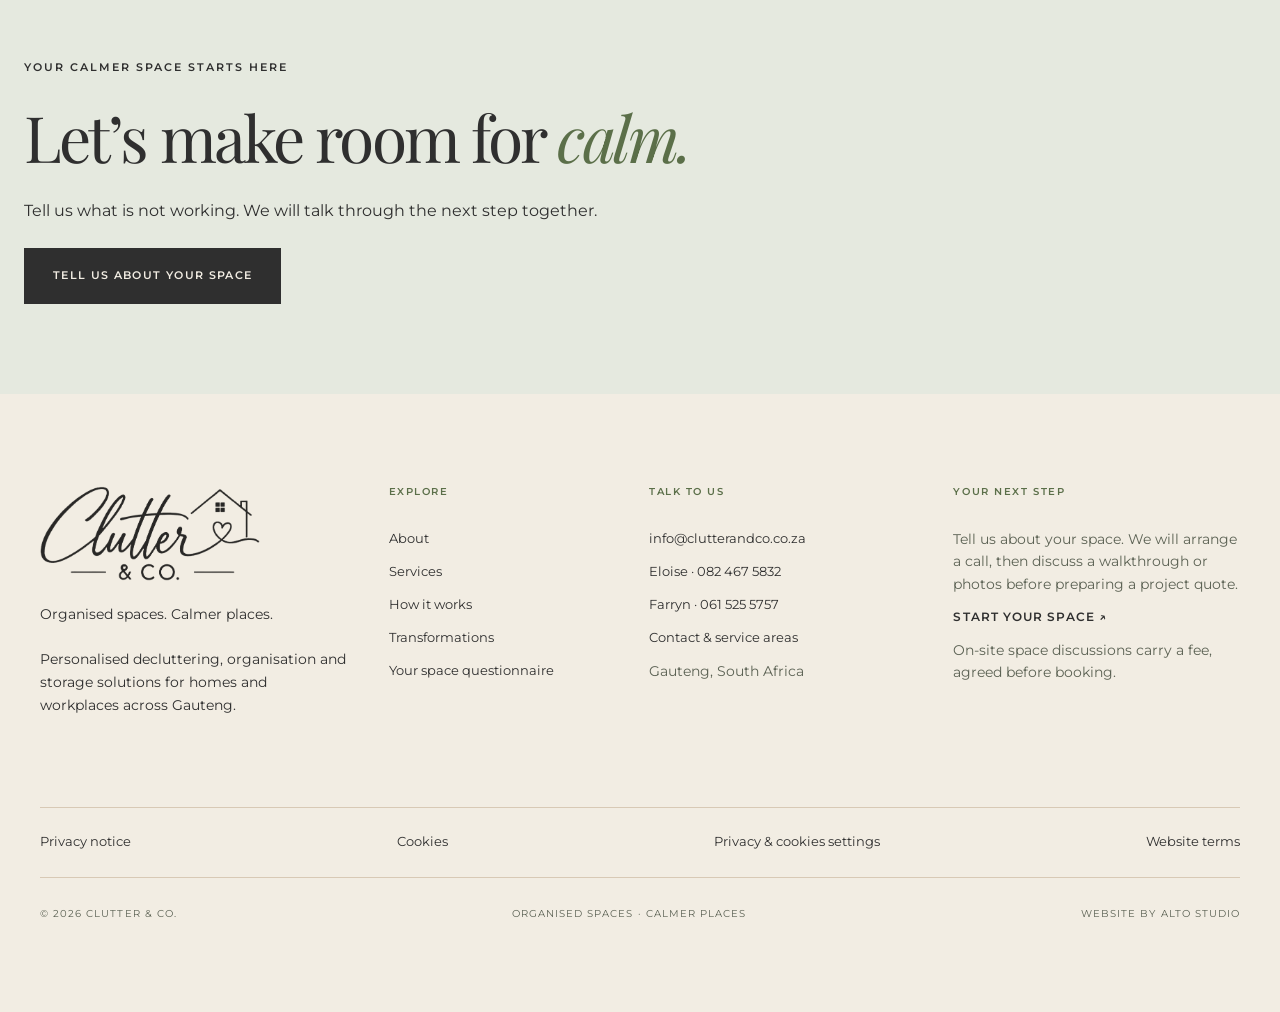
<file: organisation.html>
<!DOCTYPE html>
<html lang="en-ZA"><head><meta charset="UTF-8"><meta name="viewport" content="width=device-width, initial-scale=1"><title>Everyday life, organised. | Clutter &amp; Co.</title><meta name="description" content="Home and office organisation designed around the way you live and work."><link rel="stylesheet" href="css/styles.css"><link rel="stylesheet" href="css/fonts.css"><link rel="stylesheet" href="css/additions.css"><link rel="canonical" href="https://clutterandco.co.za/organisation.html"><link rel="icon" href="images/favicon.png"><link rel="apple-touch-icon" href="images/apple-touch-icon.png"><meta name="robots" content="index, follow"><meta name="theme-color" content="#F2EDE3"><meta property="og:type" content="website"><meta property="og:title" content="Everyday life, organised. | Clutter &amp; Co."><meta property="og:description" content="Home and office organisation designed around the way you live and work."><meta property="og:url" content="https://clutterandco.co.za/organisation.html"><meta property="og:image" content="https://clutterandco.co.za/images/social-share.png"><meta property="og:locale" content="en_ZA"><meta name="twitter:card" content="summary_large_image"><script type="application/ld+json">{"@context": "https://schema.org", "@type": "Organization", "name": "Clutter & Co.", "url": "https://clutterandco.co.za/", "logo": "https://clutterandco.co.za/images/logo-horizontal.png", "email": "info@clutterandco.co.za", "telephone": "+27824675832", "areaServed": {"@type": "AdministrativeArea", "name": "Gauteng"}, "@id": "https://clutterandco.co.za/#organisation"}</script><meta property="og:site_name" content="Clutter &amp; Co."><meta property="og:image:width" content="1200"><meta property="og:image:height" content="630"><meta property="og:image:alt" content="Clutter &amp; Co. — Organised spaces. Calmer places."><meta name="twitter:title" content="Everyday life, organised. | Clutter &amp; Co."><meta name="twitter:description" content="Home and office organisation designed around the way you live and work."><meta name="twitter:image" content="https://clutterandco.co.za/images/social-share.png"><meta name="twitter:image:alt" content="Clutter &amp; Co. — Organised spaces. Calmer places."></head><body class="inner-page"><a class="skip-link" href="#main">Skip to content</a><header class="site-header header-theme-light" id="siteHeader"><div class="header-inner"><a class="brand" href="index.html" aria-label="Clutter &amp; Co. home"><img src="images/logo-horizontal.png" alt="Clutter &amp; Co." width="631" height="278" loading="eager" decoding="async"></a><nav class="desktop-nav" aria-label="Primary navigation"><a href="about.html">About</a><a href="services.html">Services</a><a href="how-it-works.html">How it works</a><a href="transformations.html">Transformations</a></nav><a class="header-cta" href="questionnaire.html">Start organising</a><button class="menu-toggle" id="menuToggle" type="button" aria-label="Open navigation menu" aria-expanded="false" aria-controls="mobileMenu"><span></span><span></span></button></div><nav class="mobile-menu" id="mobileMenu" aria-label="Mobile navigation" inert><div class="menu-intro" aria-hidden="true"><img src="images/house-heart-white.svg" alt="" width="48" height="42"><span>MAKE ROOM FOR CALM</span></div><a href="about.html">About</a><a href="services.html">Services</a><a href="how-it-works.html">How it works</a><a href="transformations.html">Transformations</a><a href="contact.html">Contact</a><a href="questionnaire.html">Start organising</a><div class="menu-note">Organised spaces. Calmer places.<br><span>Gauteng, South Africa</span></div></nav></header><main id="main" tabindex="-1"><section class="page-hero" data-header-theme="light"><div class="container"><p class="eyebrow">Clutter &amp; Co. · Gauteng</p><h1>Everyday life, <em>organised.</em></h1><p class="page-lead">Home and office organisation designed around the way you live and work.</p></div></section><div class="page-image container"><img src="images/service-organisation.webp" alt="Organised interior inspiration" width="3456" height="5184" loading="lazy" decoding="async"></div><div class="page-body container"><section class="copy-section"><h2>A system you can live with.</h2><p>Kitchens and pantries, cupboards and wardrobes, playrooms, offices, garages and storerooms all need different systems. We group belongings, create useful zones and make frequently used items easy to find. When moving, we can also help you unpack and settle in with a practical place for everything.</p></section><section class="copy-section"><h2>What happens next?</h2><p>Complete the space questionnaire. We will arrange a call, then discuss photos or a paid walkthrough to understand your project. You receive a tailored proposal before deciding whether to proceed.</p><a class="text-link" href="how-it-works.html">See the full process ↗</a></section></div><section class="page-cta"><p class="eyebrow">Your calmer space starts here</p><h2>Let’s make room for <em>calm.</em></h2><p>Tell us what is not working. We will talk through the next step together.</p><a class="button button-dark" href="questionnaire.html">Tell us about your space</a></section></main><footer class="site-footer" data-header-theme="light"><div class="footer-top"><div class="footer-brand"><a href="index.html" aria-label="Clutter and Co home"><img src="images/logo-horizontal.png" alt="Clutter &amp; Co." width="631" height="278" loading="lazy" decoding="async"></a><p>Organised spaces. Calmer places.</p><p>Personalised decluttering, organisation and storage solutions for homes and workplaces across Gauteng.</p></div><div class="footer-column"><span>Explore</span><a href="about.html">About</a><a href="services.html">Services</a><a href="how-it-works.html">How it works</a><a href="transformations.html">Transformations</a><a href="questionnaire.html">Your space questionnaire</a></div><div class="footer-column"><span>Talk to us</span><a href="mailto:info@clutterandco.co.za">info@clutterandco.co.za</a><a href="tel:+27824675832">Eloise · 082 467 5832</a><a href="tel:+27615255757">Farryn · 061 525 5757</a><a href="contact.html">Contact &amp; service areas</a><p>Gauteng, South Africa</p></div><div class="footer-column"><span>Your next step</span><p>Tell us about your space. We will arrange a call, then discuss a walkthrough or photos before preparing a project quote.</p><a class="text-link" href="questionnaire.html">Start your space ↗</a><p>On-site space discussions carry a fee, agreed before booking.</p></div></div><div class="footer-legal"><a href="privacy.html">Privacy notice</a><a href="cookies.html">Cookies</a><button type="button" data-privacy>Privacy &amp; cookies settings</button><a href="terms.html">Website terms</a></div><div class="footer-bottom"><span>© <span id="currentYear">2026</span> Clutter &amp; Co.</span><span>Organised Spaces · Calmer Places</span><a href="https://altostudio.co.za/">Website by ALTO Studio</a></div></footer><aside class="cookie-notice" aria-label="Cookie information" hidden><p><strong>A little privacy, by design.</strong><br>We use essential features only, with no analytics or advertising cookies. <a href="cookies.html">Read about cookies</a>.</p><button type="button" class="button button-dark" data-ack>Got it</button><button type="button" class="privacy-control" data-privacy>Details</button></aside><dialog id="privacyDialog" aria-labelledby="privacyTitle"><div class="dialog-inner"><h2 id="privacyTitle">Privacy &amp; cookies</h2><p>This site does not use optional analytics or advertising cookies. There is nothing optional to accept or reject.</p><p>Submitting the questionnaire uses a temporary security session. A local preference remembers that you have seen the cookie notice for up to six months. No questionnaire answers are saved in your browser.</p><p><a href="privacy.html">Read our privacy notice</a> · <a href="cookies.html">Read the cookie notice</a></p><p id="privacyStatus" role="status"></p><button type="button" data-forget>Clear saved notice preference</button><button type="button" class="button button-dark" data-close>Close</button></div></dialog><script src="js/script.js" defer></script></body></html>
</file>
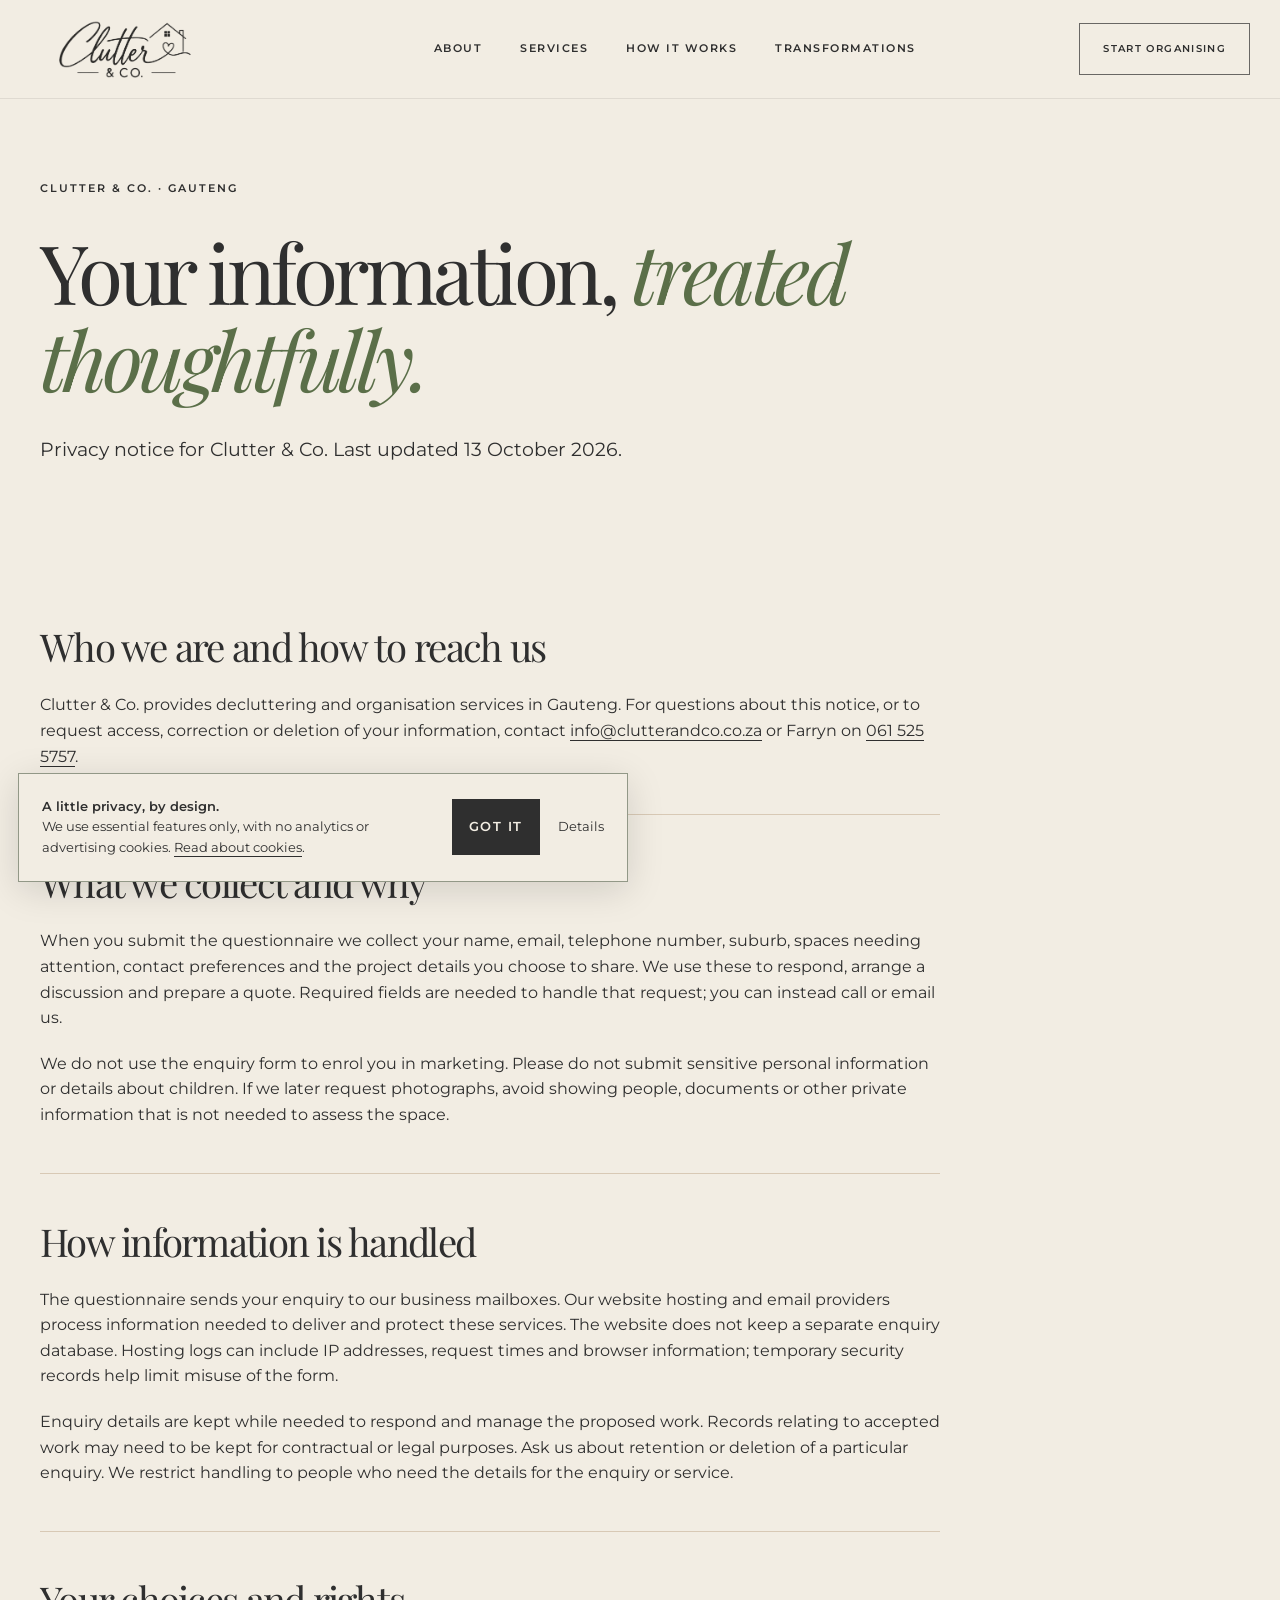
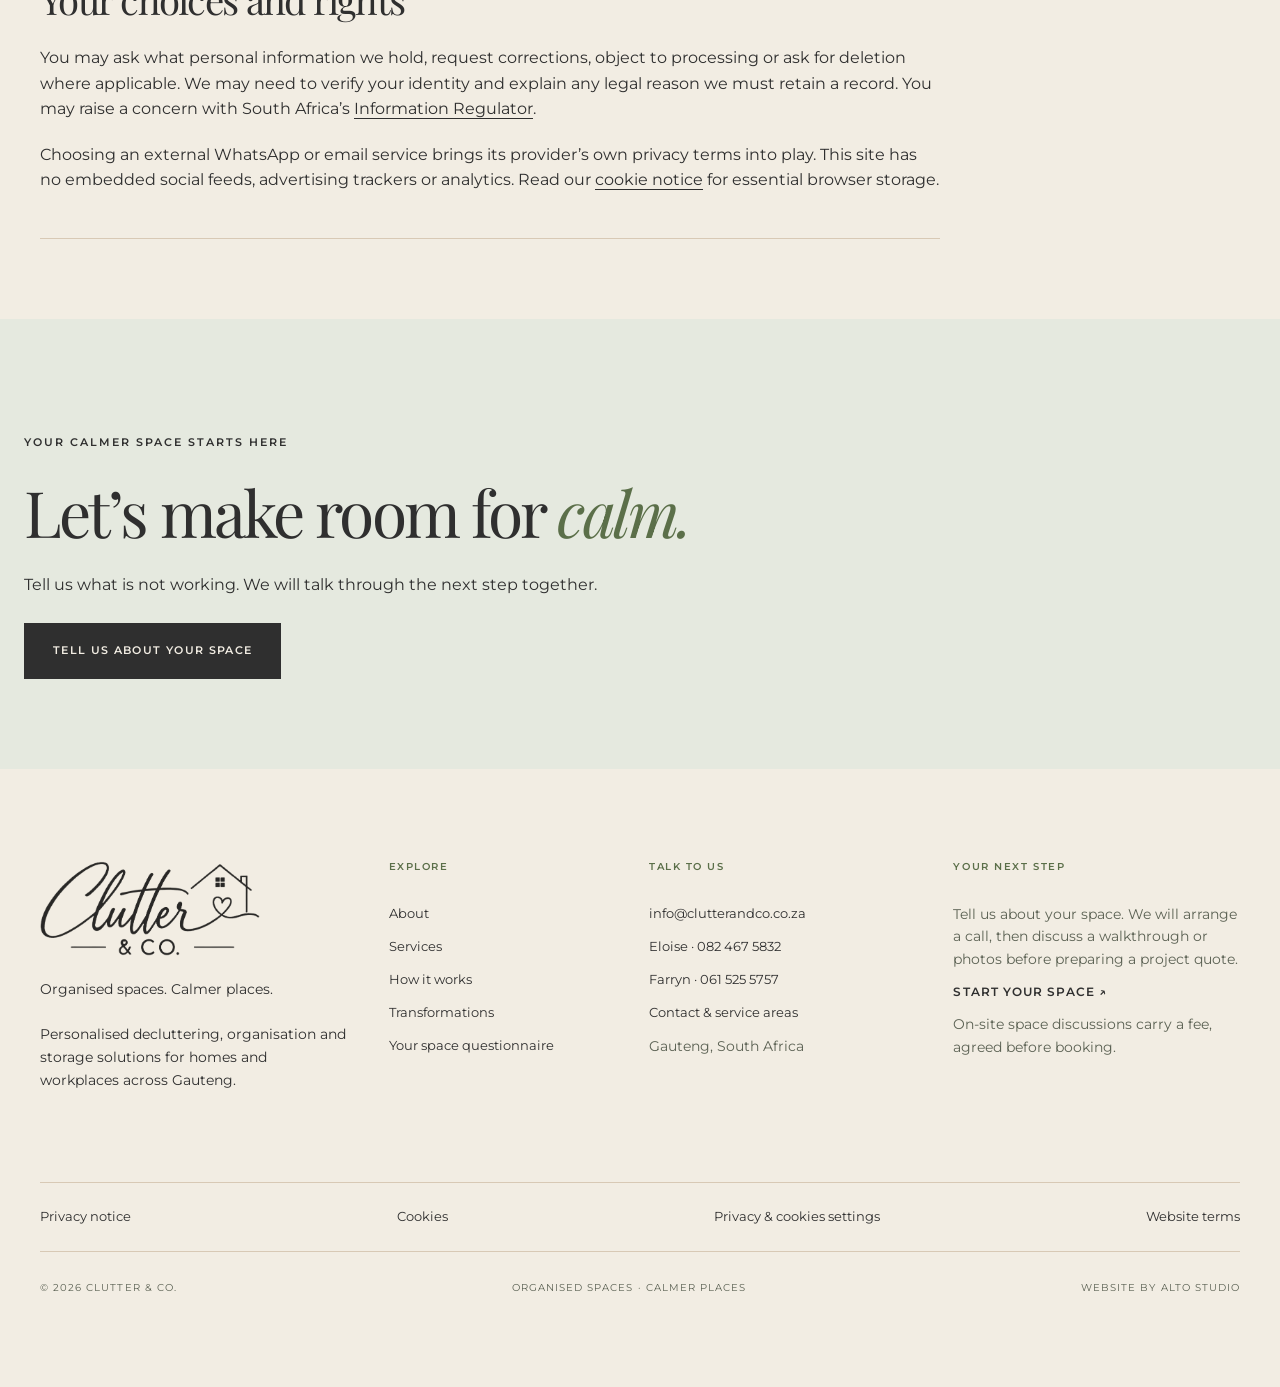
<file: privacy.html>
<!DOCTYPE html>
<html lang="en-ZA"><head><meta charset="UTF-8"><meta name="viewport" content="width=device-width, initial-scale=1"><title>Your information, treated thoughtfully. | Clutter &amp; Co.</title><meta name="description" content="Privacy notice for Clutter &amp; Co. Last updated 13 October 2026."><link rel="stylesheet" href="css/styles.css"><link rel="stylesheet" href="css/fonts.css"><link rel="stylesheet" href="css/additions.css"><link rel="canonical" href="https://clutterandco.co.za/privacy.html"><link rel="icon" href="images/favicon.png"><link rel="apple-touch-icon" href="images/apple-touch-icon.png"><meta name="robots" content="index, follow"><meta name="theme-color" content="#F2EDE3"><meta property="og:type" content="website"><meta property="og:title" content="Your information, treated thoughtfully. | Clutter &amp; Co."><meta property="og:description" content="Privacy notice for Clutter &amp; Co. Last updated 13 October 2026."><meta property="og:url" content="https://clutterandco.co.za/privacy.html"><meta property="og:image" content="https://clutterandco.co.za/images/social-share.png"><meta property="og:locale" content="en_ZA"><meta name="twitter:card" content="summary_large_image"><script type="application/ld+json">{"@context": "https://schema.org", "@type": "Organization", "name": "Clutter & Co.", "url": "https://clutterandco.co.za/", "logo": "https://clutterandco.co.za/images/logo-horizontal.png", "email": "info@clutterandco.co.za", "telephone": "+27824675832", "areaServed": {"@type": "AdministrativeArea", "name": "Gauteng"}, "@id": "https://clutterandco.co.za/#organisation"}</script><meta property="og:site_name" content="Clutter &amp; Co."><meta property="og:image:width" content="1200"><meta property="og:image:height" content="630"><meta property="og:image:alt" content="Clutter &amp; Co. — Organised spaces. Calmer places."><meta name="twitter:title" content="Your information, treated thoughtfully. | Clutter &amp; Co."><meta name="twitter:description" content="Privacy notice for Clutter &amp; Co. Last updated 13 October 2026."><meta name="twitter:image" content="https://clutterandco.co.za/images/social-share.png"><meta name="twitter:image:alt" content="Clutter &amp; Co. — Organised spaces. Calmer places."></head><body class="inner-page"><a class="skip-link" href="#main">Skip to content</a><header class="site-header header-theme-light" id="siteHeader"><div class="header-inner"><a class="brand" href="index.html" aria-label="Clutter &amp; Co. home"><img src="images/logo-horizontal.png" alt="Clutter &amp; Co." width="631" height="278" loading="eager" decoding="async"></a><nav class="desktop-nav" aria-label="Primary navigation"><a href="about.html">About</a><a href="services.html">Services</a><a href="how-it-works.html">How it works</a><a href="transformations.html">Transformations</a></nav><a class="header-cta" href="questionnaire.html">Start organising</a><button class="menu-toggle" id="menuToggle" type="button" aria-label="Open navigation menu" aria-expanded="false" aria-controls="mobileMenu"><span></span><span></span></button></div><nav class="mobile-menu" id="mobileMenu" aria-label="Mobile navigation" inert><div class="menu-intro" aria-hidden="true"><img src="images/house-heart-white.svg" alt="" width="48" height="42"><span>MAKE ROOM FOR CALM</span></div><a href="about.html">About</a><a href="services.html">Services</a><a href="how-it-works.html">How it works</a><a href="transformations.html">Transformations</a><a href="contact.html">Contact</a><a href="questionnaire.html">Start organising</a><div class="menu-note">Organised spaces. Calmer places.<br><span>Gauteng, South Africa</span></div></nav></header><main id="main" tabindex="-1"><section class="page-hero" data-header-theme="light"><div class="container"><p class="eyebrow">Clutter &amp; Co. · Gauteng</p><h1>Your information, <em>treated thoughtfully.</em></h1><p class="page-lead">Privacy notice for Clutter &amp; Co. Last updated 13 October 2026.</p></div></section><div class="page-body container"><section class="copy-section"><h2>Who we are and how to reach us</h2><p>Clutter &amp; Co. provides decluttering and organisation services in Gauteng. For questions about this notice, or to request access, correction or deletion of your information, contact <a href="mailto:info@clutterandco.co.za">info@clutterandco.co.za</a> or Farryn on <a href="tel:+27615255757">061 525 5757</a>.</p></section><section class="copy-section"><h2>What we collect and why</h2><p>When you submit the questionnaire we collect your name, email, telephone number, suburb, spaces needing attention, contact preferences and the project details you choose to share. We use these to respond, arrange a discussion and prepare a quote. Required fields are needed to handle that request; you can instead call or email us.</p><p>We do not use the enquiry form to enrol you in marketing. Please do not submit sensitive personal information or details about children. If we later request photographs, avoid showing people, documents or other private information that is not needed to assess the space.</p></section><section class="copy-section"><h2>How information is handled</h2><p>The questionnaire sends your enquiry to our business mailboxes. Our website hosting and email providers process information needed to deliver and protect these services. The website does not keep a separate enquiry database. Hosting logs can include IP addresses, request times and browser information; temporary security records help limit misuse of the form.</p><p>Enquiry details are kept while needed to respond and manage the proposed work. Records relating to accepted work may need to be kept for contractual or legal purposes. Ask us about retention or deletion of a particular enquiry. We restrict handling to people who need the details for the enquiry or service.</p></section><section class="copy-section"><h2>Your choices and rights</h2><p>You may ask what personal information we hold, request corrections, object to processing or ask for deletion where applicable. We may need to verify your identity and explain any legal reason we must retain a record. You may raise a concern with South Africa’s <a href="https://inforegulator.org.za/">Information Regulator</a>.</p><p>Choosing an external WhatsApp or email service brings its provider’s own privacy terms into play. This site has no embedded social feeds, advertising trackers or analytics. Read our <a href="cookies.html">cookie notice</a> for essential browser storage.</p></section></div><section class="page-cta"><p class="eyebrow">Your calmer space starts here</p><h2>Let’s make room for <em>calm.</em></h2><p>Tell us what is not working. We will talk through the next step together.</p><a class="button button-dark" href="questionnaire.html">Tell us about your space</a></section></main><footer class="site-footer" data-header-theme="light"><div class="footer-top"><div class="footer-brand"><a href="index.html" aria-label="Clutter and Co home"><img src="images/logo-horizontal.png" alt="Clutter &amp; Co." width="631" height="278" loading="lazy" decoding="async"></a><p>Organised spaces. Calmer places.</p><p>Personalised decluttering, organisation and storage solutions for homes and workplaces across Gauteng.</p></div><div class="footer-column"><span>Explore</span><a href="about.html">About</a><a href="services.html">Services</a><a href="how-it-works.html">How it works</a><a href="transformations.html">Transformations</a><a href="questionnaire.html">Your space questionnaire</a></div><div class="footer-column"><span>Talk to us</span><a href="mailto:info@clutterandco.co.za">info@clutterandco.co.za</a><a href="tel:+27824675832">Eloise · 082 467 5832</a><a href="tel:+27615255757">Farryn · 061 525 5757</a><a href="contact.html">Contact &amp; service areas</a><p>Gauteng, South Africa</p></div><div class="footer-column"><span>Your next step</span><p>Tell us about your space. We will arrange a call, then discuss a walkthrough or photos before preparing a project quote.</p><a class="text-link" href="questionnaire.html">Start your space ↗</a><p>On-site space discussions carry a fee, agreed before booking.</p></div></div><div class="footer-legal"><a href="privacy.html">Privacy notice</a><a href="cookies.html">Cookies</a><button type="button" data-privacy>Privacy &amp; cookies settings</button><a href="terms.html">Website terms</a></div><div class="footer-bottom"><span>© <span id="currentYear">2026</span> Clutter &amp; Co.</span><span>Organised Spaces · Calmer Places</span><a href="https://altostudio.co.za/">Website by ALTO Studio</a></div></footer><aside class="cookie-notice" aria-label="Cookie information" hidden><p><strong>A little privacy, by design.</strong><br>We use essential features only, with no analytics or advertising cookies. <a href="cookies.html">Read about cookies</a>.</p><button type="button" class="button button-dark" data-ack>Got it</button><button type="button" class="privacy-control" data-privacy>Details</button></aside><dialog id="privacyDialog" aria-labelledby="privacyTitle"><div class="dialog-inner"><h2 id="privacyTitle">Privacy &amp; cookies</h2><p>This site does not use optional analytics or advertising cookies. There is nothing optional to accept or reject.</p><p>Submitting the questionnaire uses a temporary security session. A local preference remembers that you have seen the cookie notice for up to six months. No questionnaire answers are saved in your browser.</p><p><a href="privacy.html">Read our privacy notice</a> · <a href="cookies.html">Read the cookie notice</a></p><p id="privacyStatus" role="status"></p><button type="button" data-forget>Clear saved notice preference</button><button type="button" class="button button-dark" data-close>Close</button></div></dialog><script src="js/script.js" defer></script></body></html>
</file>
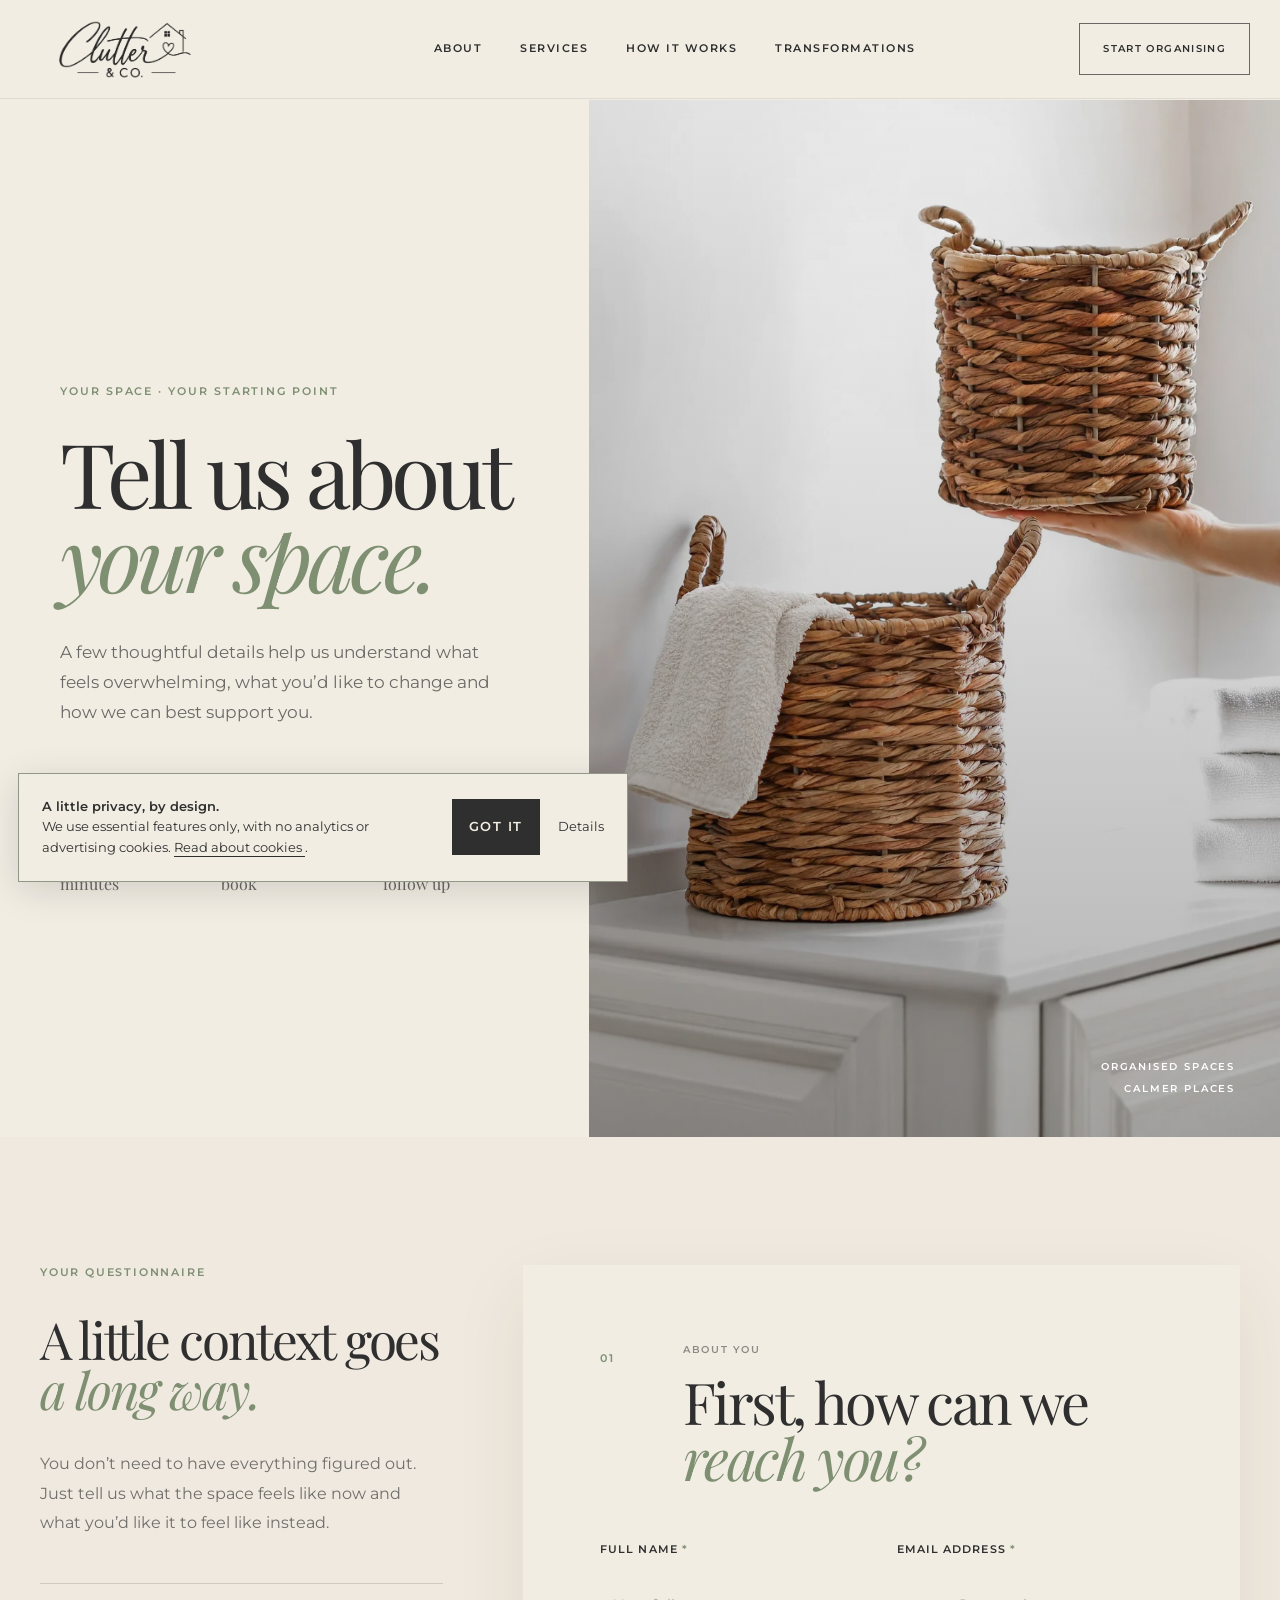
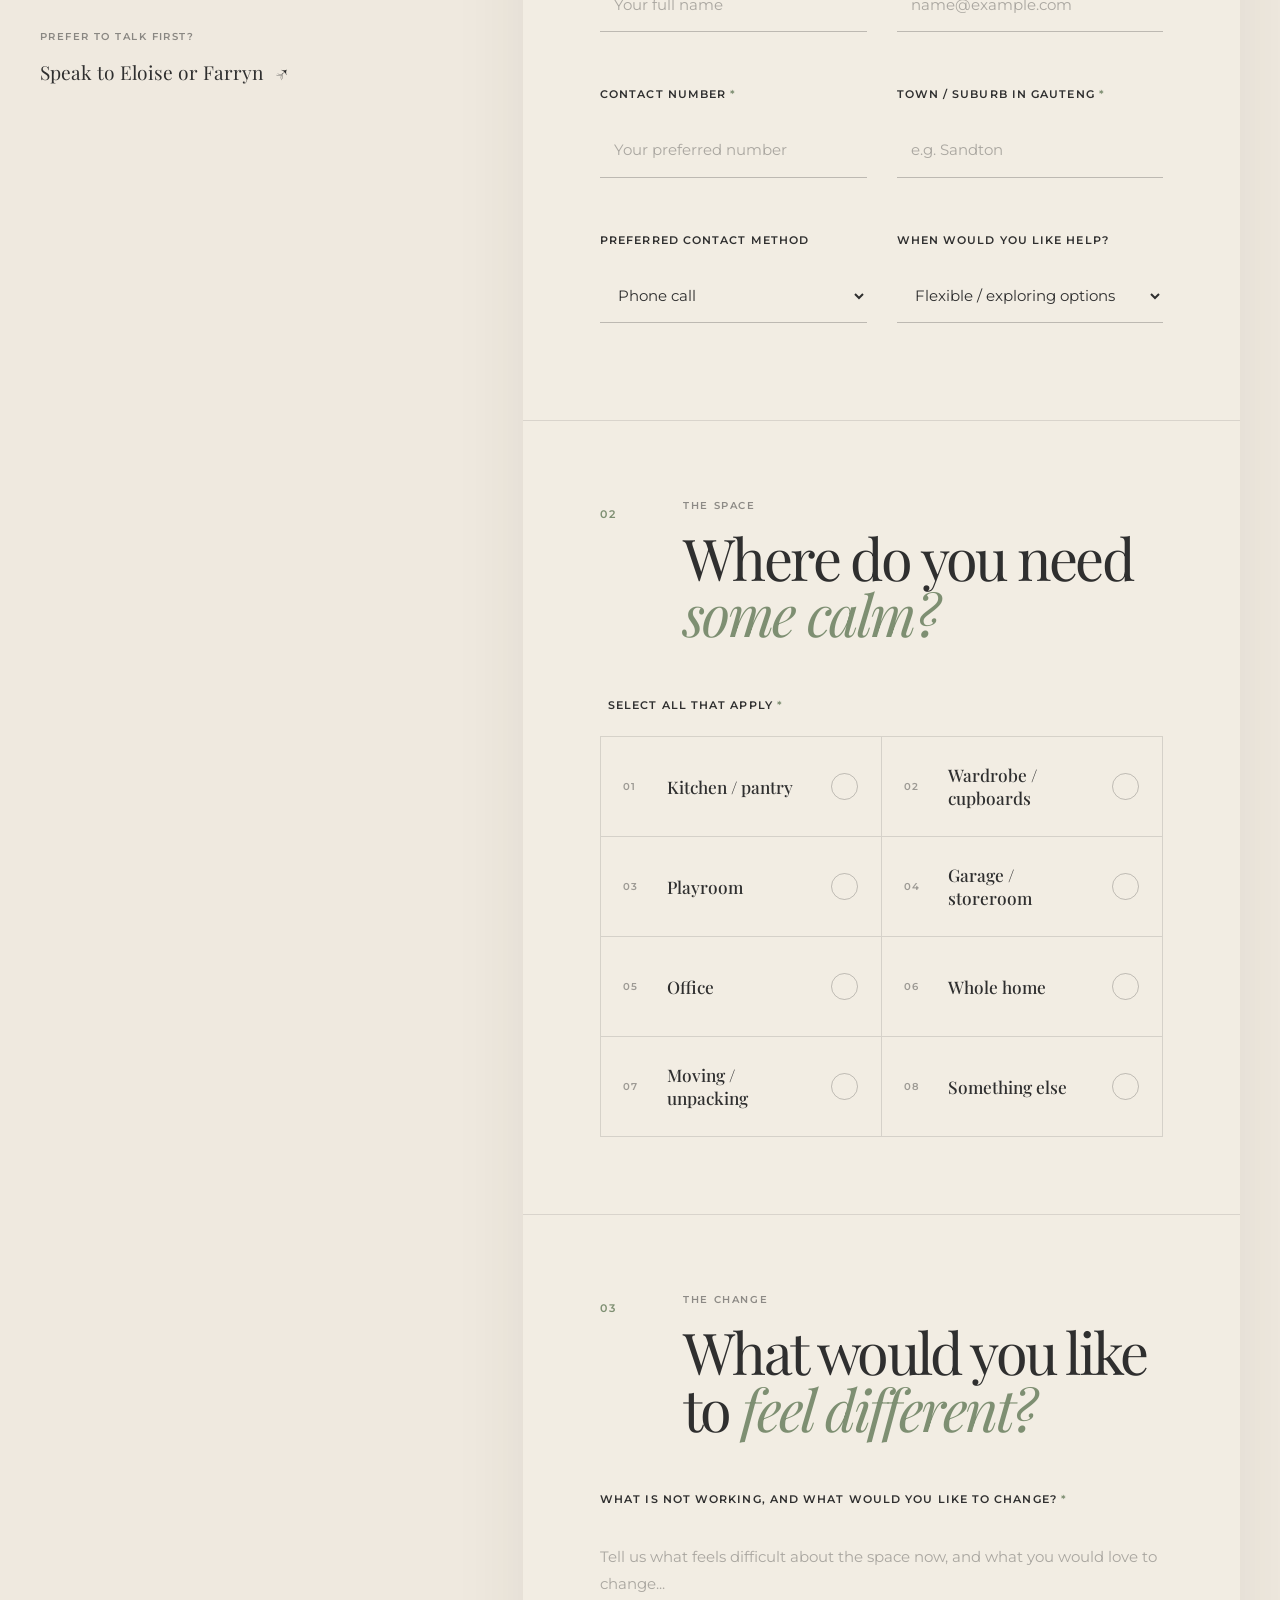
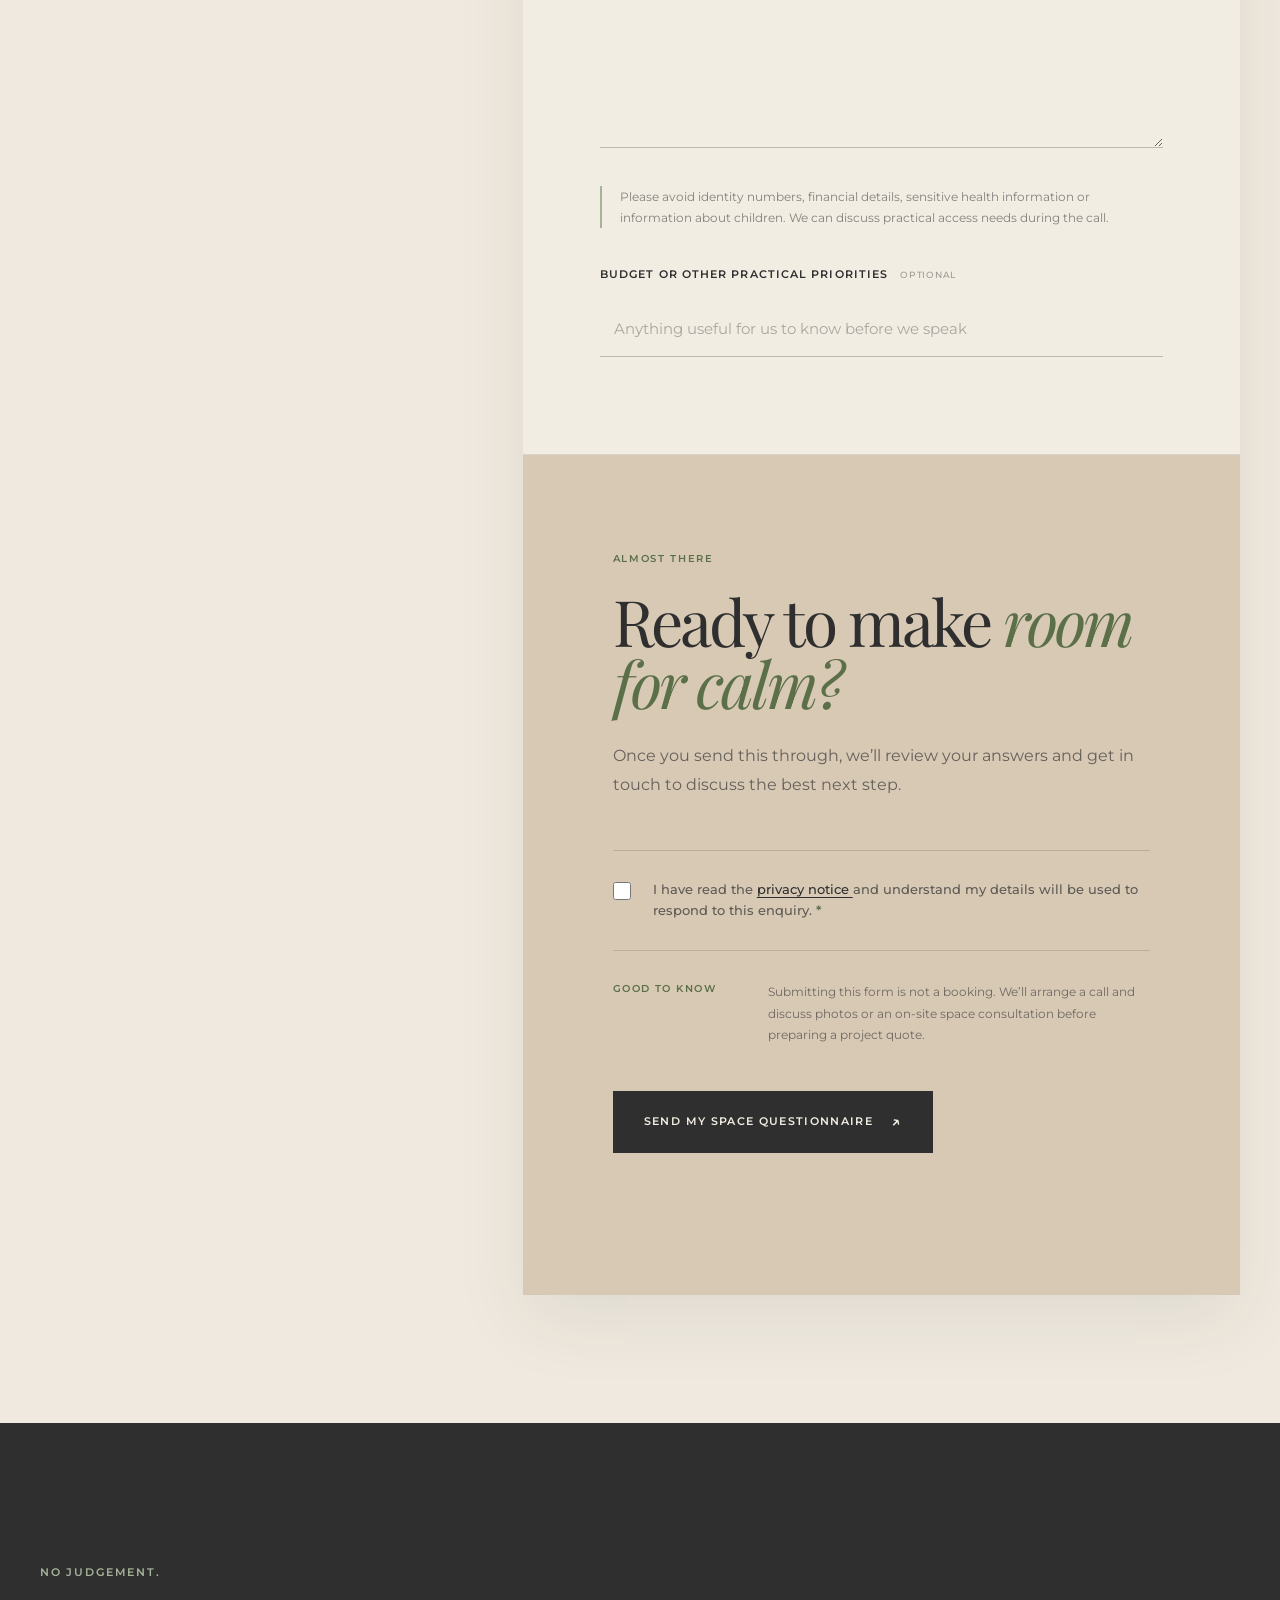
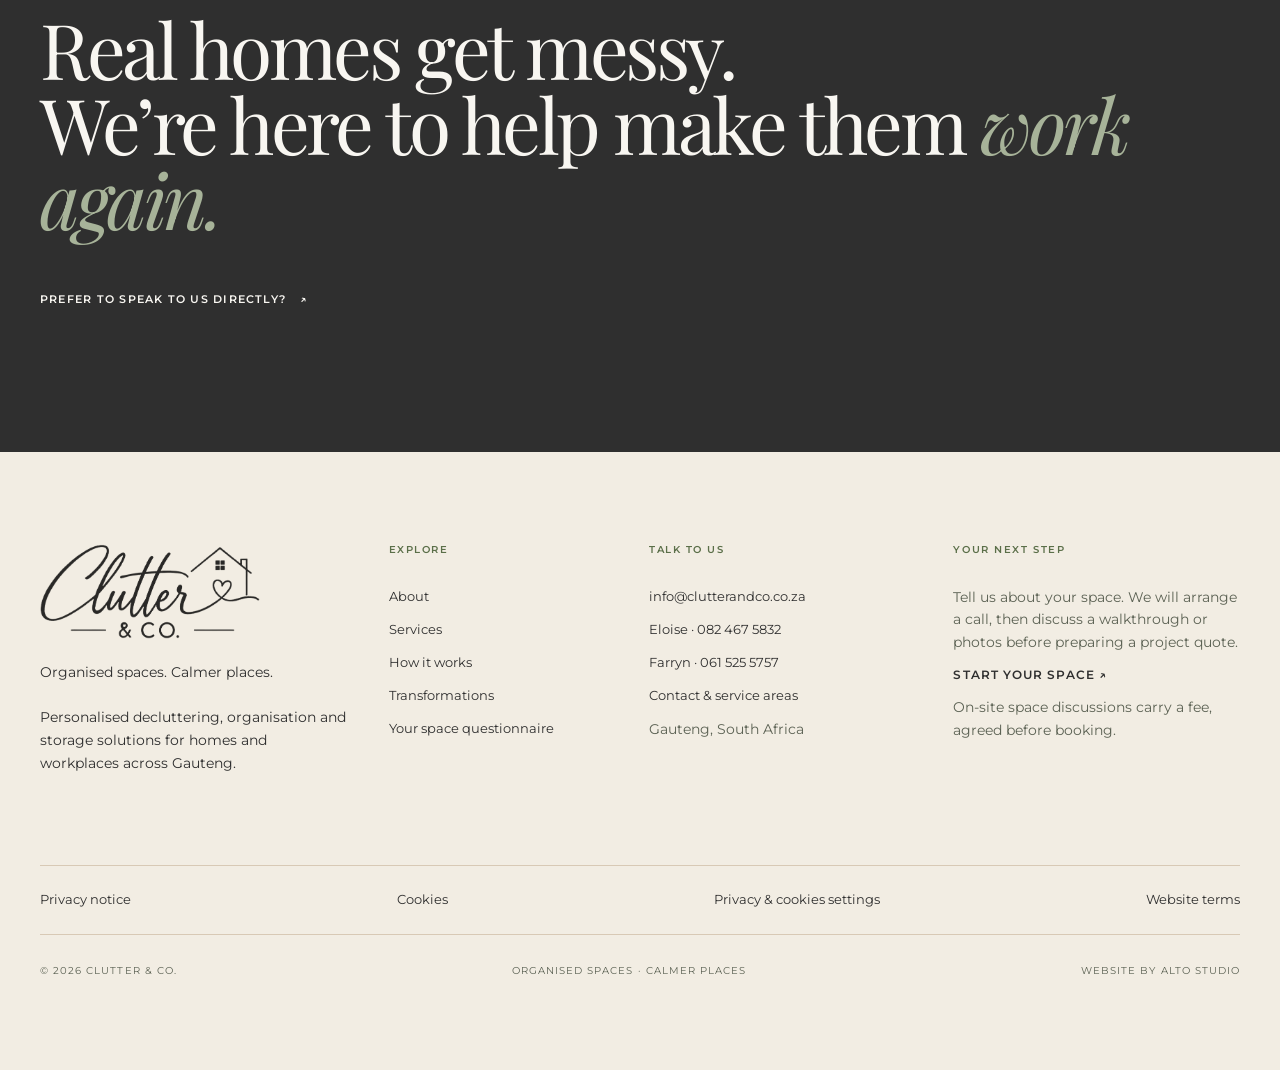
<file: questionnaire.html>
<!DOCTYPE html>
<html lang="en-ZA">

<head>
    <meta charset="UTF-8">

    <meta
        name="viewport"
        content="width=device-width, initial-scale=1"
    >

    <title>Tell us about your space. | Clutter &amp; Co.</title>

    <meta
        name="description"
        content="A few thoughtful details help Clutter & Co. understand your space before your first call."
    >

    <link
        rel="stylesheet"
        href="css/styles.css"
    >

    <link
        rel="stylesheet"
        href="css/fonts.css"
    >

    <link
        rel="stylesheet"
        href="css/additions.css"
    >

    <link
        rel="stylesheet"
        href="css/questionnaire.css"
    >

    <link
        rel="canonical"
        href="https://clutterandco.co.za/questionnaire.html"
    >

    <link
        rel="icon"
        href="images/favicon.png"
    >

    <link
        rel="apple-touch-icon"
        href="images/apple-touch-icon.png"
    >

    <meta
        name="robots"
        content="index, follow"
    >

    <meta
        name="theme-color"
        content="#F8F6F1"
    >

    <meta
        property="og:type"
        content="website"
    >

    <meta
        property="og:title"
        content="Tell us about your space. | Clutter & Co."
    >

    <meta
        property="og:description"
        content="A few thoughtful details help Clutter & Co. understand your space before your first call."
    >

    <meta
        property="og:url"
        content="https://clutterandco.co.za/questionnaire.html"
    >

    <meta
        property="og:image"
        content="https://clutterandco.co.za/images/hero-home.webp"
    >

    <meta
        property="og:locale"
        content="en_ZA"
    >

    <meta
        name="twitter:card"
        content="summary_large_image"
    >

    <script type="application/ld+json">{"@context": "https://schema.org", "@type": "Organization", "name": "Clutter & Co.", "url": "https://clutterandco.co.za/", "logo": "https://clutterandco.co.za/images/logo-horizontal.png", "email": "info@clutterandco.co.za", "telephone": "+27824675832", "areaServed": {"@type": "AdministrativeArea", "name": "Gauteng"}, "@id": "https://clutterandco.co.za/#organisation"}</script>

<meta property="og:site_name" content="Clutter &amp; Co."><meta property="og:image:width" content="1200"><meta property="og:image:height" content="630"><meta property="og:image:alt" content="Clutter &amp; Co. — Organised spaces. Calmer places."><meta name="twitter:title" content="Tell us about your space. | Clutter &amp; Co."><meta name="twitter:description" content="A few thoughtful details help Clutter &amp; Co. understand your space before your first call."><meta name="twitter:image" content="https://clutterandco.co.za/images/social-share.png"><meta name="twitter:image:alt" content="Clutter &amp; Co. — Organised spaces. Calmer places."></head>


<body class="inner-page questionnaire-page">

    <a
        class="skip-link"
        href="#main"
    >
        Skip to content
    </a>


    <!-- ===================================================== -->
    <!-- HEADER -->
    <!-- ===================================================== -->

    <header
        class="site-header header-theme-light"
        id="siteHeader"
    >

        <div class="header-inner">

            <a
                class="brand"
                href="index.html"
                aria-label="Clutter & Co. home"
            >

                <img
                    src="images/logo-horizontal.png"
                    alt="Clutter & Co."
                    width="631"
                    height="278"
                    decoding="async"
                >

            </a>


            <nav
                class="desktop-nav"
                aria-label="Primary navigation"
            >

                <a href="about.html">
                    About
                </a>

                <a href="services.html">
                    Services
                </a>

                <a href="how-it-works.html">
                    How it works
                </a>

                <a href="transformations.html">
                    Transformations
                </a>

            </nav>


            <a
                class="header-cta"
                href="questionnaire.html"
                aria-current="page"
            >
                Start organising
            </a>


            <button
                class="menu-toggle"
                id="menuToggle"
                type="button"
                aria-label="Open navigation menu"
                aria-expanded="false"
                aria-controls="mobileMenu"
            >

                <span></span>
                <span></span>

            </button>

        </div>


        <nav
            class="mobile-menu"
            id="mobileMenu"
            aria-label="Mobile navigation"
            inert
        >

            <a href="about.html">
                About
            </a>

            <a href="services.html">
                Services
            </a>

            <a href="how-it-works.html">
                How it works
            </a>

            <a href="transformations.html">
                Transformations
            </a>

            <a href="contact.html">
                Contact
            </a>

            <a
                href="questionnaire.html"
                aria-current="page"
            >
                Start organising
            </a>

        </nav>

    </header>



    <!-- ===================================================== -->
    <!-- MAIN -->
    <!-- ===================================================== -->

    <main
        id="main"
        tabindex="-1"
    >

        <!-- ================================================= -->
        <!-- HERO -->
        <!-- ================================================= -->

        <section
            class="questionnaire-hero"
            data-header-theme="light"
        >

            <div class="questionnaire-hero-inner">

                <div class="questionnaire-hero-copy">

                    <p class="questionnaire-kicker">
                        Your space · Your starting point
                    </p>


                    <h1>
                        Tell us about
                        <em>your space.</em>
                    </h1>


                    <p class="questionnaire-lead">
                        A few thoughtful details help us understand
                        what feels overwhelming, what you’d like to
                        change and how we can best support you.
                    </p>


                    <div class="questionnaire-hero-notes">

                        <div>

                            <span>
                                01
                            </span>

                            <p>
                                Takes only a few minutes
                            </p>

                        </div>


                        <div>

                            <span>
                                02
                            </span>

                            <p>
                                No obligation to book
                            </p>

                        </div>


                        <div>

                            <span>
                                03
                            </span>

                            <p>
                                We’ll personally follow up
                            </p>

                        </div>

                    </div>

                </div>


                <div class="questionnaire-hero-visual">

                    <img fetchpriority="high"
                        src="images/service-organisation.webp"
                        alt="Calm and beautifully organised home storage"
                        width="1600"
                        height="1200"
                        decoding="async"
                    >


                    <div class="questionnaire-hero-overlay"></div>


                    <div class="questionnaire-image-note">

                        <span>
                            Organised Spaces
                        </span>

                        <span>
                            Calmer Places
                        </span>

                    </div>

                </div>

            </div>

        </section>



        <!-- ================================================= -->
        <!-- FORM SECTION -->
        <!-- ================================================= -->

        <section
            class="questionnaire-section"
            data-header-theme="light"
        >

            <div class="questionnaire-layout">

                <!-- ========================================= -->
                <!-- LEFT INTRO / STICKY -->
                <!-- ========================================= -->

                <aside class="questionnaire-aside">

                    <div class="questionnaire-aside-inner">

                        <p class="questionnaire-step">
                            Your questionnaire
                        </p>


                        <h2>
                            A little context goes
                            <em>a long way.</em>
                        </h2>


                        <p>
                            You don’t need to have everything figured out.
                            Just tell us what the space feels like now and
                            what you’d like it to feel like instead.
                        </p>


                        <div class="questionnaire-aside-rule"></div>


                        <div class="questionnaire-aside-contact">

                            <span>
                                Prefer to talk first?
                            </span>


                            <a href="contact.html">
                                Speak to Eloise or Farryn
                                <b>↗</b>
                            </a>

                        </div>

                    </div>

                </aside>



                <!-- ========================================= -->
                <!-- FORM -->
                <!-- ========================================= -->

                <div class="questionnaire-form-wrap">

                    <form
                        id="enquiryForm"
                        action="api/enquiry.php"
                        method="post"
                        class="questionnaire-form"
                    >

                        <!-- ================================= -->
                        <!-- SECTION 01 -->
                        <!-- ================================= -->

                        <section class="form-section">

                            <div class="form-section-heading">

                                <span class="form-section-number">
                                    01
                                </span>


                                <div>

                                    <p class="form-section-kicker">
                                        About you
                                    </p>


                                    <h2>
                                        First, how can we
                                        <em>reach you?</em>
                                    </h2>

                                </div>

                            </div>


                            <div class="form-grid">

                                <div class="form-field">

                                    <label for="name">
                                        Full name
                                        <span>*</span>
                                    </label>


                                    <input
                                        id="name"
                                        name="name"
                                        autocomplete="name"
                                        required
                                        maxlength="120"
                                        placeholder="Your full name"
                                    >

                                </div>


                                <div class="form-field">

                                    <label for="email">
                                        Email address
                                        <span>*</span>
                                    </label>


                                    <input
                                        id="email"
                                        name="email"
                                        type="email"
                                        autocomplete="email"
                                        required
                                        maxlength="254"
                                        placeholder="name@example.com"
                                    >

                                </div>


                                <div class="form-field">

                                    <label for="phone">
                                        Contact number
                                        <span>*</span>
                                    </label>


                                    <input
                                        id="phone"
                                        name="phone"
                                        type="tel"
                                        autocomplete="tel"
                                        required
                                        maxlength="30"
                                        placeholder="Your preferred number"
                                    >

                                </div>


                                <div class="form-field">

                                    <label for="suburb">
                                        Town / suburb in Gauteng
                                        <span>*</span>
                                    </label>


                                    <input
                                        id="suburb"
                                        name="suburb"
                                        autocomplete="address-level2"
                                        required
                                        maxlength="120"
                                        placeholder="e.g. Sandton"
                                    >

                                </div>


                                <div class="form-field">

                                    <label for="contact_method">
                                        Preferred contact method
                                    </label>


                                    <select
                                        id="contact_method"
                                        name="contact_method"
                                    >

                                        <option>
                                            Phone call
                                        </option>

                                        <option>
                                            Email
                                        </option>

                                        <option>
                                            WhatsApp
                                        </option>

                                    </select>

                                </div>


                                <div class="form-field">

                                    <label for="timing">
                                        When would you like help?
                                    </label>


                                    <select
                                        id="timing"
                                        name="timing"
                                    >

                                        <option>
                                            Flexible / exploring options
                                        </option>

                                        <option>
                                            Within a month
                                        </option>

                                        <option>
                                            Within three months
                                        </option>

                                        <option>
                                            Planning a move
                                        </option>

                                    </select>

                                </div>

                            </div>

                        </section>



                        <!-- ================================= -->
                        <!-- SECTION 02 -->
                        <!-- ================================= -->

                        <section class="form-section">

                            <div class="form-section-heading">

                                <span class="form-section-number">
                                    02
                                </span>


                                <div>

                                    <p class="form-section-kicker">
                                        The space
                                    </p>


                                    <h2>
                                        Where do you need
                                        <em>some calm?</em>
                                    </h2>

                                </div>

                            </div>


                            <fieldset class="space-fieldset">

                                <legend>
                                    Select all that apply
                                    <span>*</span>
                                </legend>


                                <div class="space-options">

                                    <label class="space-option">

                                        <input
                                            type="checkbox"
                                            name="spaces[]"
                                            value="Kitchen / pantry"
                                        >

                                        <span class="space-option-number">
                                            01
                                        </span>

                                        <span class="space-option-copy">
                                            Kitchen / pantry
                                        </span>

                                        <span class="space-option-check">
                                            ✓
                                        </span>

                                    </label>


                                    <label class="space-option">

                                        <input
                                            type="checkbox"
                                            name="spaces[]"
                                            value="Wardrobe / cupboards"
                                        >

                                        <span class="space-option-number">
                                            02
                                        </span>

                                        <span class="space-option-copy">
                                            Wardrobe / cupboards
                                        </span>

                                        <span class="space-option-check">
                                            ✓
                                        </span>

                                    </label>


                                    <label class="space-option">

                                        <input
                                            type="checkbox"
                                            name="spaces[]"
                                            value="Playroom"
                                        >

                                        <span class="space-option-number">
                                            03
                                        </span>

                                        <span class="space-option-copy">
                                            Playroom
                                        </span>

                                        <span class="space-option-check">
                                            ✓
                                        </span>

                                    </label>


                                    <label class="space-option">

                                        <input
                                            type="checkbox"
                                            name="spaces[]"
                                            value="Garage / storeroom"
                                        >

                                        <span class="space-option-number">
                                            04
                                        </span>

                                        <span class="space-option-copy">
                                            Garage / storeroom
                                        </span>

                                        <span class="space-option-check">
                                            ✓
                                        </span>

                                    </label>


                                    <label class="space-option">

                                        <input
                                            type="checkbox"
                                            name="spaces[]"
                                            value="Office"
                                        >

                                        <span class="space-option-number">
                                            05
                                        </span>

                                        <span class="space-option-copy">
                                            Office
                                        </span>

                                        <span class="space-option-check">
                                            ✓
                                        </span>

                                    </label>


                                    <label class="space-option">

                                        <input
                                            type="checkbox"
                                            name="spaces[]"
                                            value="Whole home"
                                        >

                                        <span class="space-option-number">
                                            06
                                        </span>

                                        <span class="space-option-copy">
                                            Whole home
                                        </span>

                                        <span class="space-option-check">
                                            ✓
                                        </span>

                                    </label>


                                    <label class="space-option">

                                        <input
                                            type="checkbox"
                                            name="spaces[]"
                                            value="Moving / unpacking"
                                        >

                                        <span class="space-option-number">
                                            07
                                        </span>

                                        <span class="space-option-copy">
                                            Moving / unpacking
                                        </span>

                                        <span class="space-option-check">
                                            ✓
                                        </span>

                                    </label>


                                    <label class="space-option">

                                        <input
                                            type="checkbox"
                                            name="spaces[]"
                                            value="Other"
                                        >

                                        <span class="space-option-number">
                                            08
                                        </span>

                                        <span class="space-option-copy">
                                            Something else
                                        </span>

                                        <span class="space-option-check">
                                            ✓
                                        </span>

                                    </label>

                                </div>

                            </fieldset>

                        </section>



                        <!-- ================================= -->
                        <!-- SECTION 03 -->
                        <!-- ================================= -->

                        <section class="form-section">

                            <div class="form-section-heading">

                                <span class="form-section-number">
                                    03
                                </span>


                                <div>

                                    <p class="form-section-kicker">
                                        The change
                                    </p>


                                    <h2>
                                        What would you like to
                                        <em>feel different?</em>
                                    </h2>

                                </div>

                            </div>


                            <div class="form-field form-field-full">

                                <label for="message">
                                    What is not working, and what
                                    would you like to change?
                                    <span>*</span>
                                </label>


                                <textarea
                                    id="message"
                                    name="message"
                                    rows="7"
                                    required
                                    minlength="10"
                                    maxlength="4000"
                                    placeholder="Tell us what feels difficult about the space now, and what you would love to change..."
                                ></textarea>

                            </div>


                            <p class="form-help">
                                Please avoid identity numbers, financial
                                details, sensitive health information or
                                information about children. We can discuss
                                practical access needs during the call.
                            </p>


                            <div class="form-field form-field-full">

                                <label for="budget">
                                    Budget or other practical priorities
                                    <small>
                                        Optional
                                    </small>
                                </label>


                                <input
                                    id="budget"
                                    name="budget"
                                    maxlength="200"
                                    placeholder="Anything useful for us to know before we speak"
                                >

                            </div>

                        </section>



                        <!-- ================================= -->
                        <!-- HONEYPOT -->
                        <!-- ================================= -->

                        <div
                            class="honey"
                            aria-hidden="true"
                        >

                            <label for="company_website">
                                Leave this field empty
                            </label>


                            <input
                                id="company_website"
                                name="company_website"
                                tabindex="-1"
                                autocomplete="off"
                            >

                        </div>



                        <!-- ================================= -->
                        <!-- SUBMIT -->
                        <!-- ================================= -->

                        <section class="form-submit-section">

                            <div class="form-submit-intro">

                                <span>
                                    Almost there
                                </span>


                                <h2>
                                    Ready to make
                                    <em>room for calm?</em>
                                </h2>


                                <p>
                                    Once you send this through, we’ll review
                                    your answers and get in touch to discuss
                                    the best next step.
                                </p>

                            </div>


                            <label class="questionnaire-consent">

                                <input
                                    type="checkbox"
                                    name="acknowledge"
                                    value="yes"
                                    required
                                >


                                <span>
                                    I have read the

                                    <a href="privacy.html">
                                        privacy notice
                                    </a>

                                    and understand my details will be used
                                    to respond to this enquiry.
                                    <strong>*</strong>
                                </span>

                            </label>


                            <div class="questionnaire-submit-note">

                                <span>
                                    Good to know
                                </span>


                                <p>
                                    Submitting this form is not a booking.
                                    We’ll arrange a call and discuss photos
                                    or an on-site space consultation before
                                    preparing a project quote.
                                </p>

                            </div>


                            <button
                                class="button button-dark questionnaire-submit"
                                type="submit"
                            >
                                Send my space questionnaire
                                <span>↗</span>
                            </button>


                            <p
                                id="formStatus"
                                class="questionnaire-status"
                                role="status"
                                aria-live="polite"
                            ></p>


                            <noscript>

                                <p class="questionnaire-noscript">
                                    Please enable JavaScript to use the
                                    secure questionnaire, or

                                    <a href="mailto:info@clutterandco.co.za">
                                        email us directly
                                    </a>.
                                </p>

                            </noscript>

                        </section>

                    </form>

                </div>

            </div>

        </section>



        <!-- ================================================= -->
        <!-- FINAL REASSURANCE -->
        <!-- ================================================= -->

        <section
            class="questionnaire-reassurance"
            data-header-theme="dark"
        >

            <div class="questionnaire-reassurance-inner">

                <p>
                    No judgement.
                </p>


                <h2>
                    Real homes get messy.<br>
                    We’re here to help make them
                    <em>work again.</em>
                </h2>


                <a
                    href="contact.html"
                    class="questionnaire-reassurance-link"
                >
                    Prefer to speak to us directly?
                    <span>↗</span>
                </a>

            </div>

        </section>

    </main>



    <!-- ===================================================== -->
    <!-- FOOTER -->
    <!-- ===================================================== -->

    <footer
        class="site-footer"
        data-header-theme="light"
    >

        <div class="footer-top">

            <div class="footer-brand">

                <a
                    href="index.html"
                    aria-label="Clutter and Co home"
                >

                    <img
                        src="images/logo-horizontal.png"
                        alt="Clutter & Co."
                        width="631"
                        height="278"
                        loading="lazy"
                        decoding="async"
                    >

                </a>


                <p>
                    Organised spaces. Calmer places.
                </p>


                <p>
                    Personalised decluttering, organisation
                    and storage solutions for homes and
                    workplaces across Gauteng.
                </p>

            </div>


            <div class="footer-column">

                <span>
                    Explore
                </span>

                <a href="about.html">
                    About
                </a>

                <a href="services.html">
                    Services
                </a>

                <a href="how-it-works.html">
                    How it works
                </a>

                <a href="transformations.html">
                    Transformations
                </a>

                <a href="questionnaire.html">
                    Your space questionnaire
                </a>

            </div>


            <div class="footer-column">

                <span>
                    Talk to us
                </span>

                <a href="mailto:info@clutterandco.co.za">info@clutterandco.co.za</a>

                <a href="tel:+27824675832">
                    Eloise · 082 467 5832
                </a>

                <a href="tel:+27615255757">
                    Farryn · 061 525 5757
                </a>

                <a href="contact.html">
                    Contact &amp; service areas
                </a>

                <p>
                    Gauteng, South Africa
                </p>

            </div>


            <div class="footer-column">

                <span>
                    Your next step
                </span>

                <p>
                    Tell us about your space. We will arrange
                    a call, then discuss a walkthrough or
                    photos before preparing a project quote.
                </p>

                <a
                    class="text-link"
                    href="questionnaire.html"
                >
                    Start your space ↗
                </a>

                <p>
                    On-site space discussions carry a fee,
                    agreed before booking.
                </p>

            </div>

        </div>


        <div class="footer-legal">

            <a href="privacy.html">
                Privacy notice
            </a>

            <a href="cookies.html">
                Cookies
            </a>

            <button
                type="button"
                data-privacy
            >
                Privacy &amp; cookies settings
            </button>

            <a href="terms.html">
                Website terms
            </a>

        </div>


        <div class="footer-bottom">

            <span>
                ©
                <span id="currentYear">
                    2026
                </span>
                Clutter &amp; Co.
            </span>

            <span>
                Organised Spaces · Calmer Places
            </span>

            <a href="https://altostudio.co.za/">
                Website by ALTO Studio
            </a>

        </div>

    </footer>



    <!-- ===================================================== -->
    <!-- COOKIE NOTICE -->
    <!-- ===================================================== -->

    <aside
        class="cookie-notice"
        aria-label="Cookie information"
        hidden
    >

        <p>
            <strong>
                A little privacy, by design.
            </strong>

            <br>

            We use essential features only,
            with no analytics or advertising cookies.

            <a href="cookies.html">
                Read about cookies
            </a>.
        </p>


        <button
            type="button"
            class="button button-dark"
            data-ack
        >
            Got it
        </button>


        <button
            type="button"
            class="privacy-control"
            data-privacy
        >
            Details
        </button>

    </aside>



    <!-- ===================================================== -->
    <!-- PRIVACY DIALOG -->
    <!-- ===================================================== -->

    <dialog
        id="privacyDialog"
        aria-labelledby="privacyTitle"
    >

        <div class="dialog-inner">

            <h2 id="privacyTitle">
                Privacy &amp; cookies
            </h2>


            <p>
                This site does not use optional analytics
                or advertising cookies. There is nothing
                optional to accept or reject.
            </p>


            <p>
                Submitting the questionnaire uses a temporary
                security session. A local preference remembers
                that you have seen the cookie notice for up
                to six months. No questionnaire answers are
                saved in your browser.
            </p>


            <p>

                <a href="privacy.html">
                    Read our privacy notice
                </a>

                ·

                <a href="cookies.html">
                    Read the cookie notice
                </a>

            </p>


            <p
                id="privacyStatus"
                role="status"
            ></p>


            <button
                type="button"
                data-forget
            >
                Clear saved notice preference
            </button>


            <button
                type="button"
                class="button button-dark"
                data-close
            >
                Close
            </button>

        </div>

    </dialog>


    <script
        src="js/script.js"
        defer
    ></script>

</body>

</html>
</file>
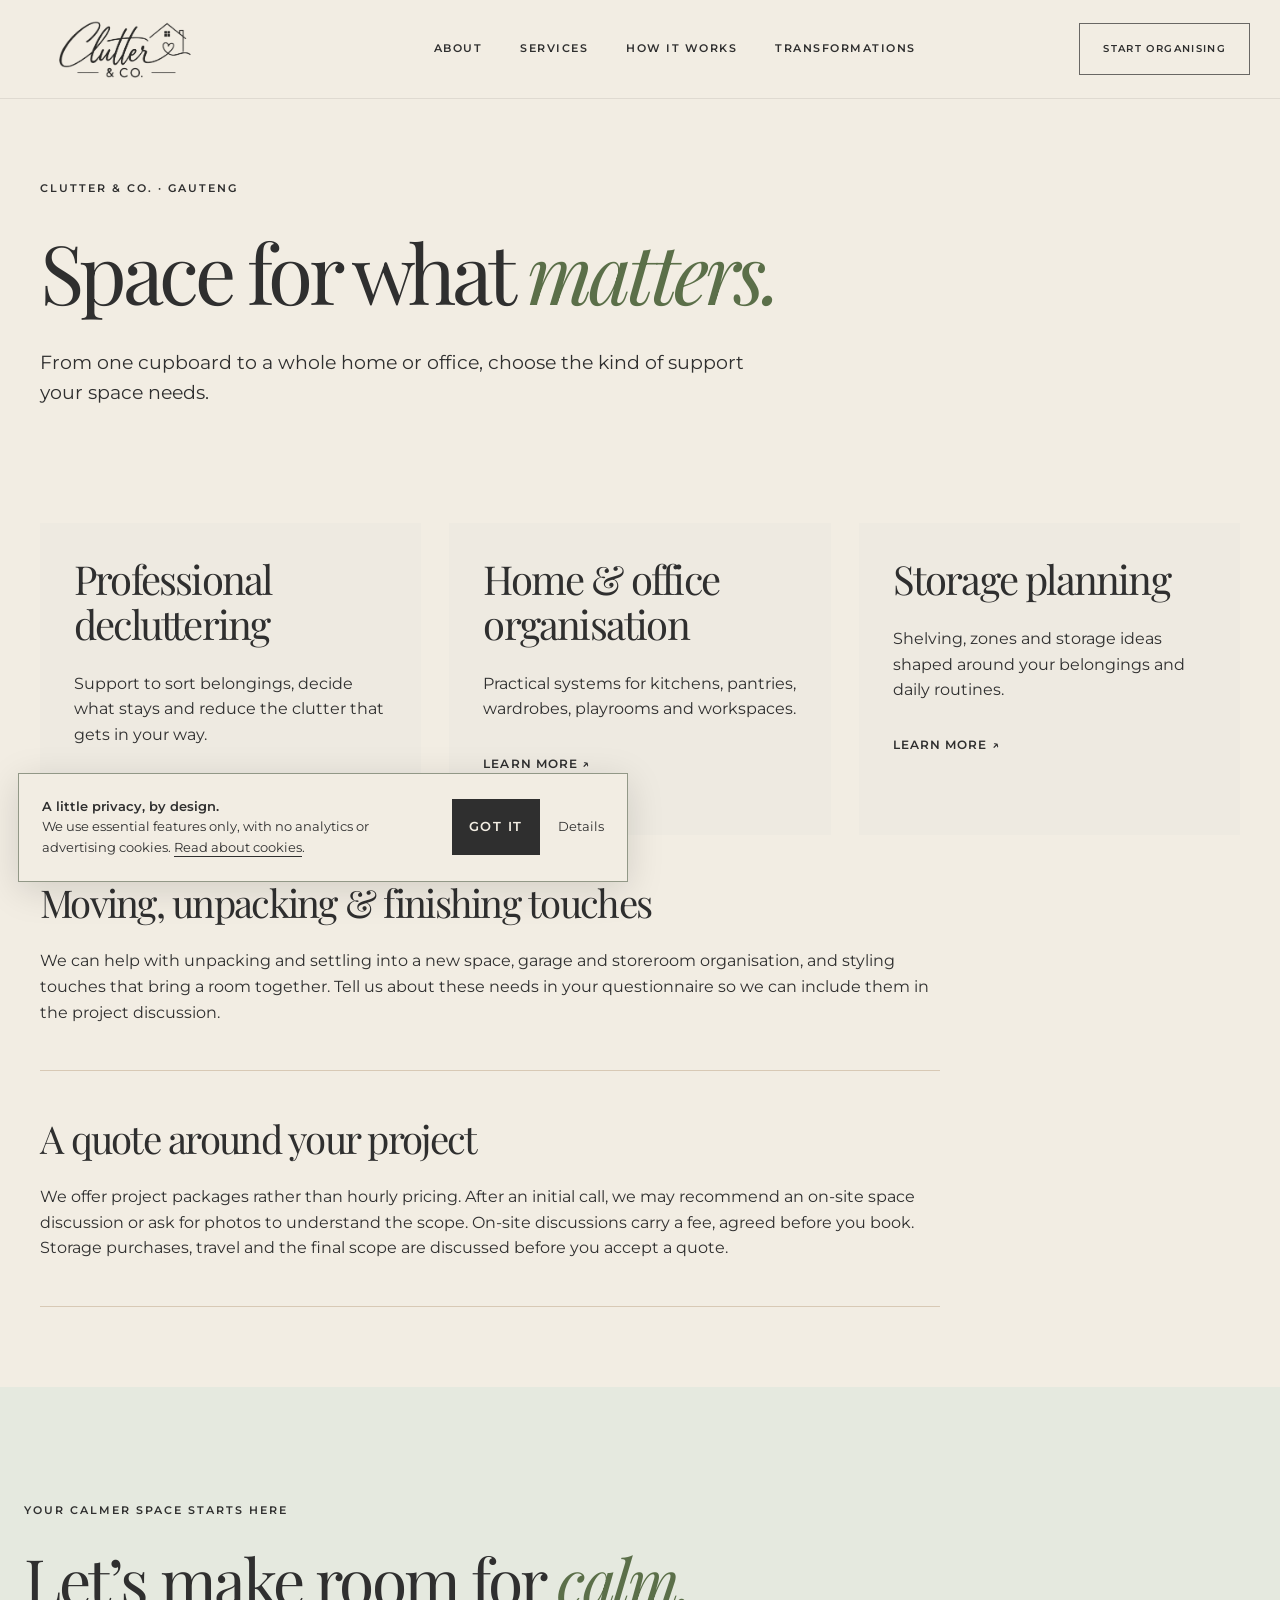
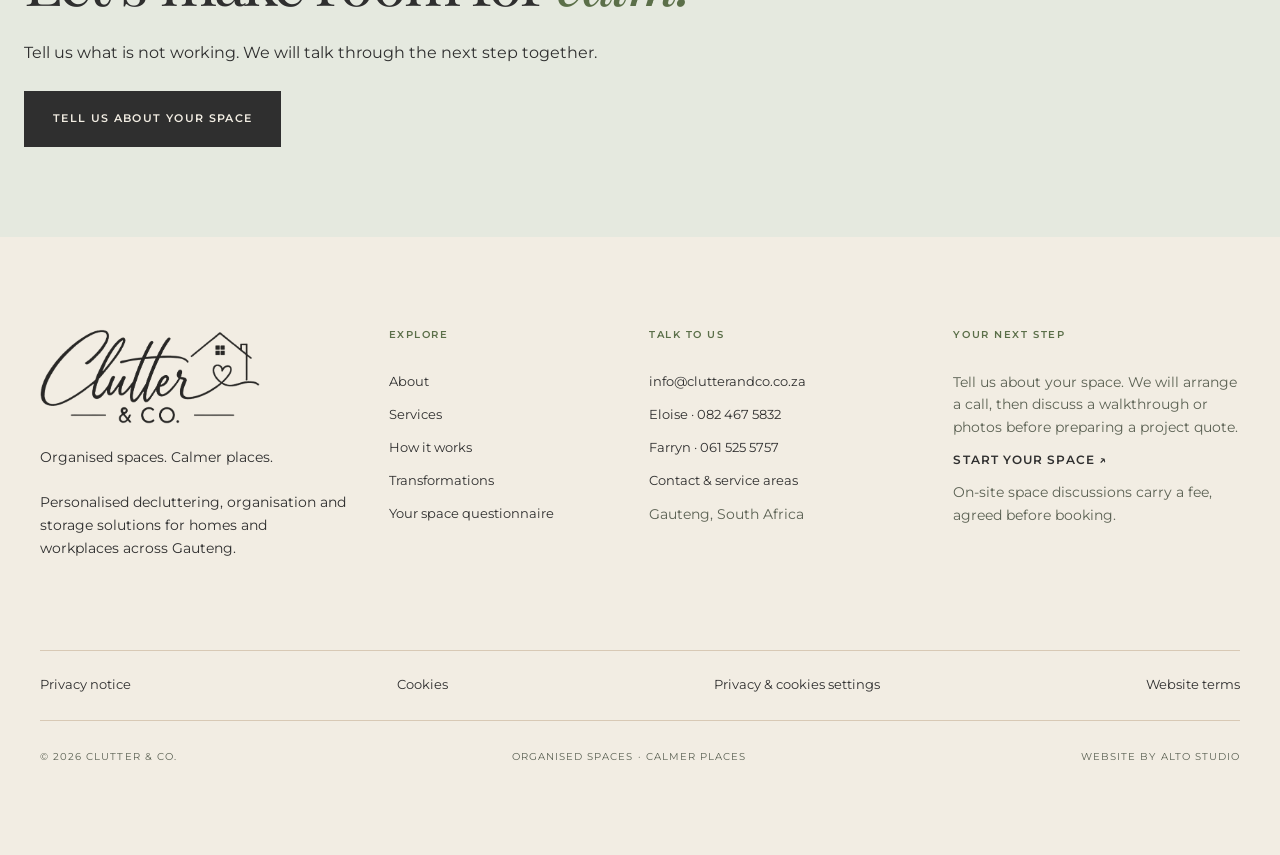
<file: services.html>
<!DOCTYPE html>
<html lang="en-ZA"><head><meta charset="UTF-8"><meta name="viewport" content="width=device-width, initial-scale=1"><title>Space for what matters. | Clutter &amp; Co.</title><meta name="description" content="From one cupboard to a whole home or office, choose the kind of support your space needs."><link rel="stylesheet" href="css/styles.css"><link rel="stylesheet" href="css/fonts.css"><link rel="stylesheet" href="css/additions.css"><link rel="canonical" href="https://clutterandco.co.za/services.html"><link rel="icon" href="images/favicon.png"><link rel="apple-touch-icon" href="images/apple-touch-icon.png"><meta name="robots" content="index, follow"><meta name="theme-color" content="#F2EDE3"><meta property="og:type" content="website"><meta property="og:title" content="Space for what matters. | Clutter &amp; Co."><meta property="og:description" content="From one cupboard to a whole home or office, choose the kind of support your space needs."><meta property="og:url" content="https://clutterandco.co.za/services.html"><meta property="og:image" content="https://clutterandco.co.za/images/social-share.png"><meta property="og:locale" content="en_ZA"><meta name="twitter:card" content="summary_large_image"><script type="application/ld+json">{"@context": "https://schema.org", "@type": "Organization", "name": "Clutter & Co.", "url": "https://clutterandco.co.za/", "logo": "https://clutterandco.co.za/images/logo-horizontal.png", "email": "info@clutterandco.co.za", "telephone": "+27824675832", "areaServed": {"@type": "AdministrativeArea", "name": "Gauteng"}, "@id": "https://clutterandco.co.za/#organisation"}</script><meta property="og:site_name" content="Clutter &amp; Co."><meta property="og:image:width" content="1200"><meta property="og:image:height" content="630"><meta property="og:image:alt" content="Clutter &amp; Co. — Organised spaces. Calmer places."><meta name="twitter:title" content="Space for what matters. | Clutter &amp; Co."><meta name="twitter:description" content="From one cupboard to a whole home or office, choose the kind of support your space needs."><meta name="twitter:image" content="https://clutterandco.co.za/images/social-share.png"><meta name="twitter:image:alt" content="Clutter &amp; Co. — Organised spaces. Calmer places."></head><body class="inner-page"><a class="skip-link" href="#main">Skip to content</a><header class="site-header header-theme-light" id="siteHeader"><div class="header-inner"><a class="brand" href="index.html" aria-label="Clutter &amp; Co. home"><img src="images/logo-horizontal.png" alt="Clutter &amp; Co." width="631" height="278" loading="eager" decoding="async"></a><nav class="desktop-nav" aria-label="Primary navigation"><a href="about.html">About</a><a href="services.html" aria-current="page">Services</a><a href="how-it-works.html">How it works</a><a href="transformations.html">Transformations</a></nav><a class="header-cta" href="questionnaire.html">Start organising</a><button class="menu-toggle" id="menuToggle" type="button" aria-label="Open navigation menu" aria-expanded="false" aria-controls="mobileMenu"><span></span><span></span></button></div><nav class="mobile-menu" id="mobileMenu" aria-label="Mobile navigation" inert><div class="menu-intro" aria-hidden="true"><img src="images/house-heart-white.svg" alt="" width="48" height="42"><span>MAKE ROOM FOR CALM</span></div><a href="about.html">About</a><a href="services.html" aria-current="page">Services</a><a href="how-it-works.html">How it works</a><a href="transformations.html">Transformations</a><a href="contact.html">Contact</a><a href="questionnaire.html">Start organising</a><div class="menu-note">Organised spaces. Calmer places.<br><span>Gauteng, South Africa</span></div></nav></header><main id="main" tabindex="-1"><section class="page-hero" data-header-theme="light"><div class="container"><p class="eyebrow">Clutter &amp; Co. · Gauteng</p><h1>Space for what <em>matters.</em></h1><p class="page-lead">From one cupboard to a whole home or office, choose the kind of support your space needs.</p></div></section><div class="page-body container"><div class="detail-grid"><article class="detail-card"><h2>Professional decluttering</h2><p>Support to sort belongings, decide what stays and reduce the clutter that gets in your way.</p><a class="text-link" href="decluttering.html">Learn more ↗</a></article><article class="detail-card"><h2>Home &amp; office organisation</h2><p>Practical systems for kitchens, pantries, wardrobes, playrooms and workspaces.</p><a class="text-link" href="organisation.html">Learn more ↗</a></article><article class="detail-card"><h2>Storage planning</h2><p>Shelving, zones and storage ideas shaped around your belongings and daily routines.</p><a class="text-link" href="storage-planning.html">Learn more ↗</a></article></div><section class="copy-section"><h2>Moving, unpacking &amp; finishing touches</h2><p>We can help with unpacking and settling into a new space, garage and storeroom organisation, and styling touches that bring a room together. Tell us about these needs in your questionnaire so we can include them in the project discussion.</p></section><section class="copy-section"><h2>A quote around your project</h2><p>We offer project packages rather than hourly pricing. After an initial call, we may recommend an on-site space discussion or ask for photos to understand the scope. On-site discussions carry a fee, agreed before you book. Storage purchases, travel and the final scope are discussed before you accept a quote.</p></section></div><section class="page-cta"><p class="eyebrow">Your calmer space starts here</p><h2>Let’s make room for <em>calm.</em></h2><p>Tell us what is not working. We will talk through the next step together.</p><a class="button button-dark" href="questionnaire.html">Tell us about your space</a></section></main><footer class="site-footer" data-header-theme="light"><div class="footer-top"><div class="footer-brand"><a href="index.html" aria-label="Clutter and Co home"><img src="images/logo-horizontal.png" alt="Clutter &amp; Co." width="631" height="278" loading="lazy" decoding="async"></a><p>Organised spaces. Calmer places.</p><p>Personalised decluttering, organisation and storage solutions for homes and workplaces across Gauteng.</p></div><div class="footer-column"><span>Explore</span><a href="about.html">About</a><a href="services.html">Services</a><a href="how-it-works.html">How it works</a><a href="transformations.html">Transformations</a><a href="questionnaire.html">Your space questionnaire</a></div><div class="footer-column"><span>Talk to us</span><a href="mailto:info@clutterandco.co.za">info@clutterandco.co.za</a><a href="tel:+27824675832">Eloise · 082 467 5832</a><a href="tel:+27615255757">Farryn · 061 525 5757</a><a href="contact.html">Contact &amp; service areas</a><p>Gauteng, South Africa</p></div><div class="footer-column"><span>Your next step</span><p>Tell us about your space. We will arrange a call, then discuss a walkthrough or photos before preparing a project quote.</p><a class="text-link" href="questionnaire.html">Start your space ↗</a><p>On-site space discussions carry a fee, agreed before booking.</p></div></div><div class="footer-legal"><a href="privacy.html">Privacy notice</a><a href="cookies.html">Cookies</a><button type="button" data-privacy>Privacy &amp; cookies settings</button><a href="terms.html">Website terms</a></div><div class="footer-bottom"><span>© <span id="currentYear">2026</span> Clutter &amp; Co.</span><span>Organised Spaces · Calmer Places</span><a href="https://altostudio.co.za/">Website by ALTO Studio</a></div></footer><aside class="cookie-notice" aria-label="Cookie information" hidden><p><strong>A little privacy, by design.</strong><br>We use essential features only, with no analytics or advertising cookies. <a href="cookies.html">Read about cookies</a>.</p><button type="button" class="button button-dark" data-ack>Got it</button><button type="button" class="privacy-control" data-privacy>Details</button></aside><dialog id="privacyDialog" aria-labelledby="privacyTitle"><div class="dialog-inner"><h2 id="privacyTitle">Privacy &amp; cookies</h2><p>This site does not use optional analytics or advertising cookies. There is nothing optional to accept or reject.</p><p>Submitting the questionnaire uses a temporary security session. A local preference remembers that you have seen the cookie notice for up to six months. No questionnaire answers are saved in your browser.</p><p><a href="privacy.html">Read our privacy notice</a> · <a href="cookies.html">Read the cookie notice</a></p><p id="privacyStatus" role="status"></p><button type="button" data-forget>Clear saved notice preference</button><button type="button" class="button button-dark" data-close>Close</button></div></dialog><script src="js/script.js" defer></script></body></html>
</file>
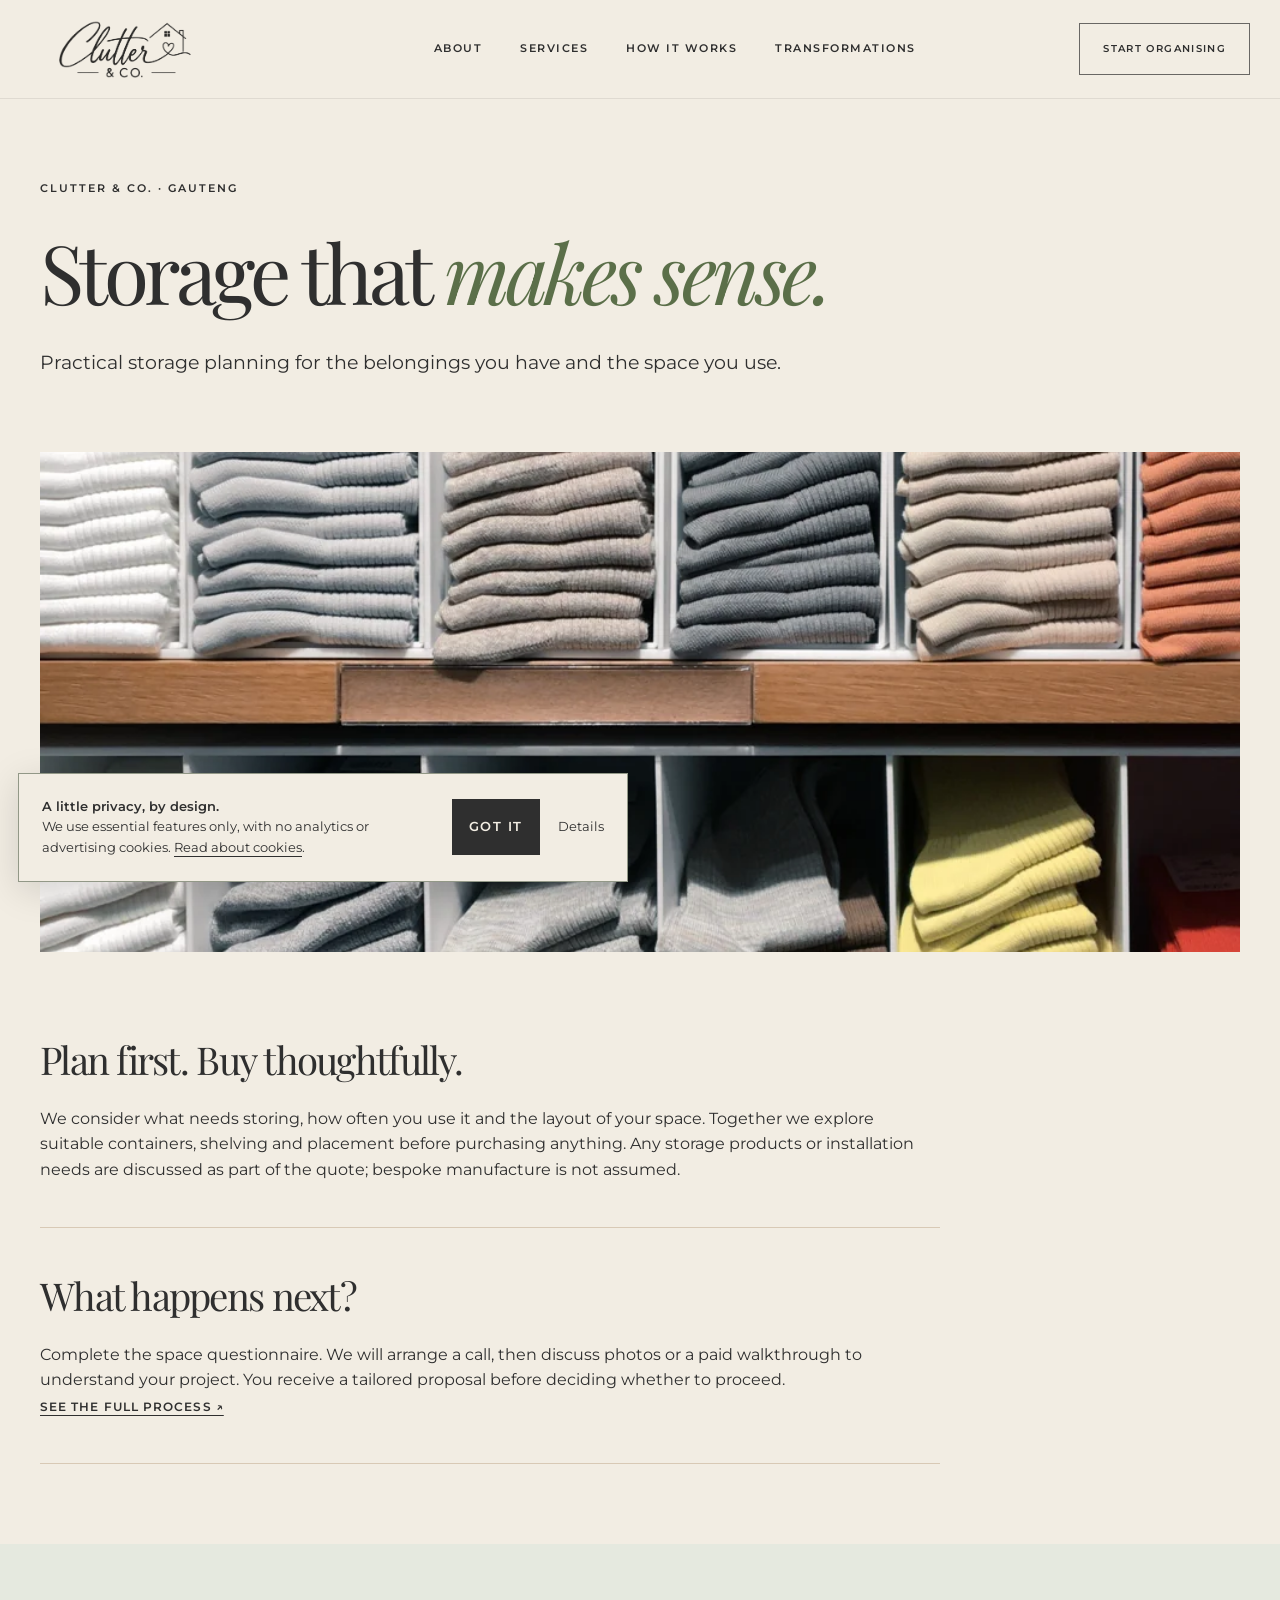
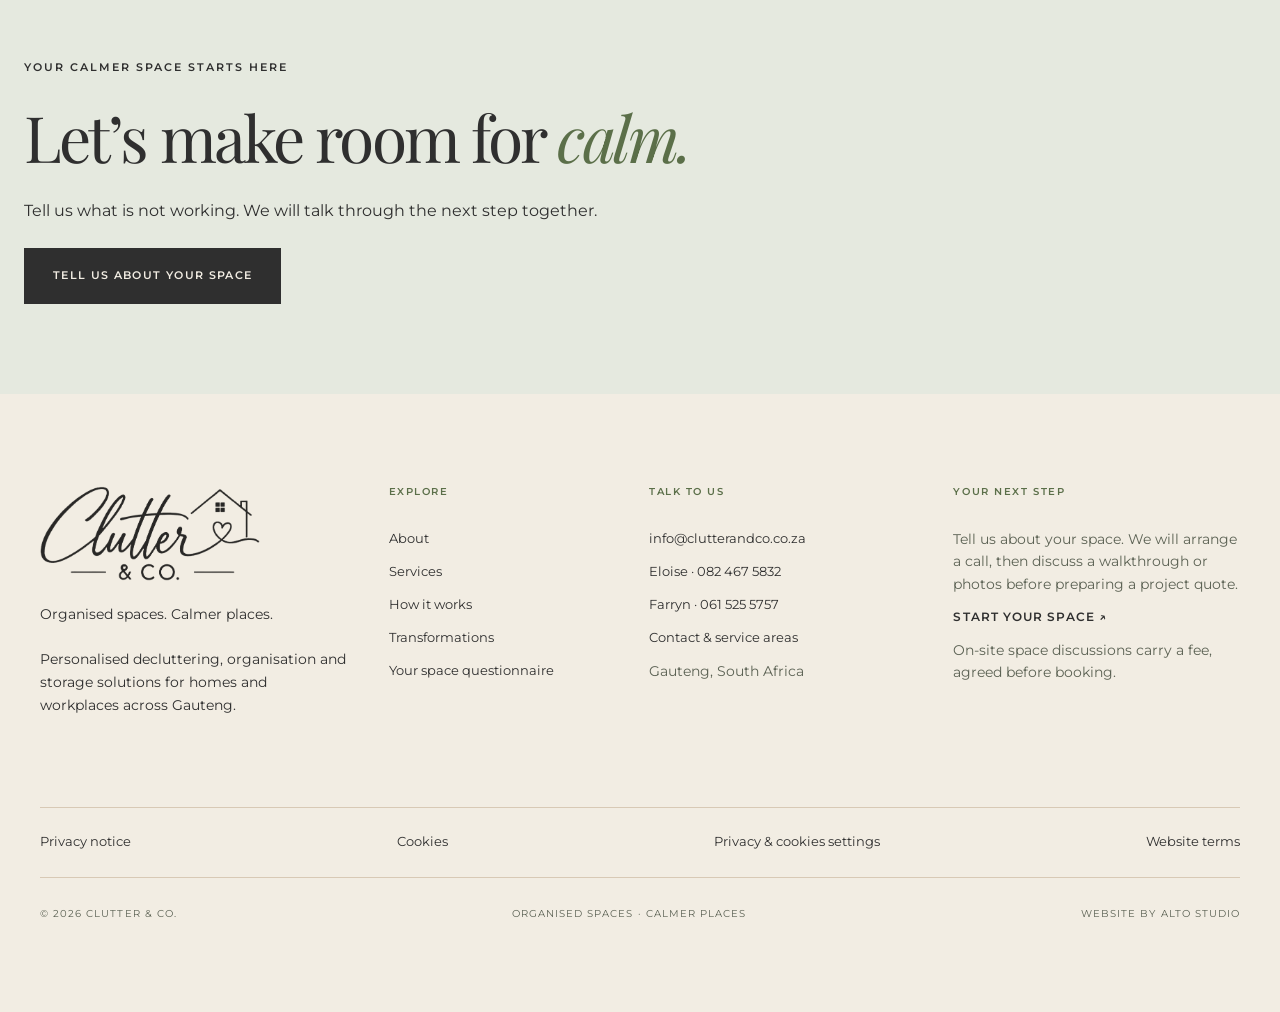
<file: storage-planning.html>
<!DOCTYPE html>
<html lang="en-ZA"><head><meta charset="UTF-8"><meta name="viewport" content="width=device-width, initial-scale=1"><title>Storage that makes sense. | Clutter &amp; Co.</title><meta name="description" content="Practical storage planning for the belongings you have and the space you use."><link rel="stylesheet" href="css/styles.css"><link rel="stylesheet" href="css/fonts.css"><link rel="stylesheet" href="css/additions.css"><link rel="canonical" href="https://clutterandco.co.za/storage-planning.html"><link rel="icon" href="images/favicon.png"><link rel="apple-touch-icon" href="images/apple-touch-icon.png"><meta name="robots" content="index, follow"><meta name="theme-color" content="#F2EDE3"><meta property="og:type" content="website"><meta property="og:title" content="Storage that makes sense. | Clutter &amp; Co."><meta property="og:description" content="Practical storage planning for the belongings you have and the space you use."><meta property="og:url" content="https://clutterandco.co.za/storage-planning.html"><meta property="og:image" content="https://clutterandco.co.za/images/social-share.png"><meta property="og:locale" content="en_ZA"><meta name="twitter:card" content="summary_large_image"><script type="application/ld+json">{"@context": "https://schema.org", "@type": "Organization", "name": "Clutter & Co.", "url": "https://clutterandco.co.za/", "logo": "https://clutterandco.co.za/images/logo-horizontal.png", "email": "info@clutterandco.co.za", "telephone": "+27824675832", "areaServed": {"@type": "AdministrativeArea", "name": "Gauteng"}, "@id": "https://clutterandco.co.za/#organisation"}</script><meta property="og:site_name" content="Clutter &amp; Co."><meta property="og:image:width" content="1200"><meta property="og:image:height" content="630"><meta property="og:image:alt" content="Clutter &amp; Co. — Organised spaces. Calmer places."><meta name="twitter:title" content="Storage that makes sense. | Clutter &amp; Co."><meta name="twitter:description" content="Practical storage planning for the belongings you have and the space you use."><meta name="twitter:image" content="https://clutterandco.co.za/images/social-share.png"><meta name="twitter:image:alt" content="Clutter &amp; Co. — Organised spaces. Calmer places."></head><body class="inner-page"><a class="skip-link" href="#main">Skip to content</a><header class="site-header header-theme-light" id="siteHeader"><div class="header-inner"><a class="brand" href="index.html" aria-label="Clutter &amp; Co. home"><img src="images/logo-horizontal.png" alt="Clutter &amp; Co." width="631" height="278" loading="eager" decoding="async"></a><nav class="desktop-nav" aria-label="Primary navigation"><a href="about.html">About</a><a href="services.html">Services</a><a href="how-it-works.html">How it works</a><a href="transformations.html">Transformations</a></nav><a class="header-cta" href="questionnaire.html">Start organising</a><button class="menu-toggle" id="menuToggle" type="button" aria-label="Open navigation menu" aria-expanded="false" aria-controls="mobileMenu"><span></span><span></span></button></div><nav class="mobile-menu" id="mobileMenu" aria-label="Mobile navigation" inert><div class="menu-intro" aria-hidden="true"><img src="images/house-heart-white.svg" alt="" width="48" height="42"><span>MAKE ROOM FOR CALM</span></div><a href="about.html">About</a><a href="services.html">Services</a><a href="how-it-works.html">How it works</a><a href="transformations.html">Transformations</a><a href="contact.html">Contact</a><a href="questionnaire.html">Start organising</a><div class="menu-note">Organised spaces. Calmer places.<br><span>Gauteng, South Africa</span></div></nav></header><main id="main" tabindex="-1"><section class="page-hero" data-header-theme="light"><div class="container"><p class="eyebrow">Clutter &amp; Co. · Gauteng</p><h1>Storage that <em>makes sense.</em></h1><p class="page-lead">Practical storage planning for the belongings you have and the space you use.</p></div></section><div class="page-image container"><img src="images/service-storage.webp" alt="Organised interior inspiration" width="3264" height="4896" loading="lazy" decoding="async"></div><div class="page-body container"><section class="copy-section"><h2>Plan first. Buy thoughtfully.</h2><p>We consider what needs storing, how often you use it and the layout of your space. Together we explore suitable containers, shelving and placement before purchasing anything. Any storage products or installation needs are discussed as part of the quote; bespoke manufacture is not assumed.</p></section><section class="copy-section"><h2>What happens next?</h2><p>Complete the space questionnaire. We will arrange a call, then discuss photos or a paid walkthrough to understand your project. You receive a tailored proposal before deciding whether to proceed.</p><a class="text-link" href="how-it-works.html">See the full process ↗</a></section></div><section class="page-cta"><p class="eyebrow">Your calmer space starts here</p><h2>Let’s make room for <em>calm.</em></h2><p>Tell us what is not working. We will talk through the next step together.</p><a class="button button-dark" href="questionnaire.html">Tell us about your space</a></section></main><footer class="site-footer" data-header-theme="light"><div class="footer-top"><div class="footer-brand"><a href="index.html" aria-label="Clutter and Co home"><img src="images/logo-horizontal.png" alt="Clutter &amp; Co." width="631" height="278" loading="lazy" decoding="async"></a><p>Organised spaces. Calmer places.</p><p>Personalised decluttering, organisation and storage solutions for homes and workplaces across Gauteng.</p></div><div class="footer-column"><span>Explore</span><a href="about.html">About</a><a href="services.html">Services</a><a href="how-it-works.html">How it works</a><a href="transformations.html">Transformations</a><a href="questionnaire.html">Your space questionnaire</a></div><div class="footer-column"><span>Talk to us</span><a href="mailto:info@clutterandco.co.za">info@clutterandco.co.za</a><a href="tel:+27824675832">Eloise · 082 467 5832</a><a href="tel:+27615255757">Farryn · 061 525 5757</a><a href="contact.html">Contact &amp; service areas</a><p>Gauteng, South Africa</p></div><div class="footer-column"><span>Your next step</span><p>Tell us about your space. We will arrange a call, then discuss a walkthrough or photos before preparing a project quote.</p><a class="text-link" href="questionnaire.html">Start your space ↗</a><p>On-site space discussions carry a fee, agreed before booking.</p></div></div><div class="footer-legal"><a href="privacy.html">Privacy notice</a><a href="cookies.html">Cookies</a><button type="button" data-privacy>Privacy &amp; cookies settings</button><a href="terms.html">Website terms</a></div><div class="footer-bottom"><span>© <span id="currentYear">2026</span> Clutter &amp; Co.</span><span>Organised Spaces · Calmer Places</span><a href="https://altostudio.co.za/">Website by ALTO Studio</a></div></footer><aside class="cookie-notice" aria-label="Cookie information" hidden><p><strong>A little privacy, by design.</strong><br>We use essential features only, with no analytics or advertising cookies. <a href="cookies.html">Read about cookies</a>.</p><button type="button" class="button button-dark" data-ack>Got it</button><button type="button" class="privacy-control" data-privacy>Details</button></aside><dialog id="privacyDialog" aria-labelledby="privacyTitle"><div class="dialog-inner"><h2 id="privacyTitle">Privacy &amp; cookies</h2><p>This site does not use optional analytics or advertising cookies. There is nothing optional to accept or reject.</p><p>Submitting the questionnaire uses a temporary security session. A local preference remembers that you have seen the cookie notice for up to six months. No questionnaire answers are saved in your browser.</p><p><a href="privacy.html">Read our privacy notice</a> · <a href="cookies.html">Read the cookie notice</a></p><p id="privacyStatus" role="status"></p><button type="button" data-forget>Clear saved notice preference</button><button type="button" class="button button-dark" data-close>Close</button></div></dialog><script src="js/script.js" defer></script></body></html>
</file>
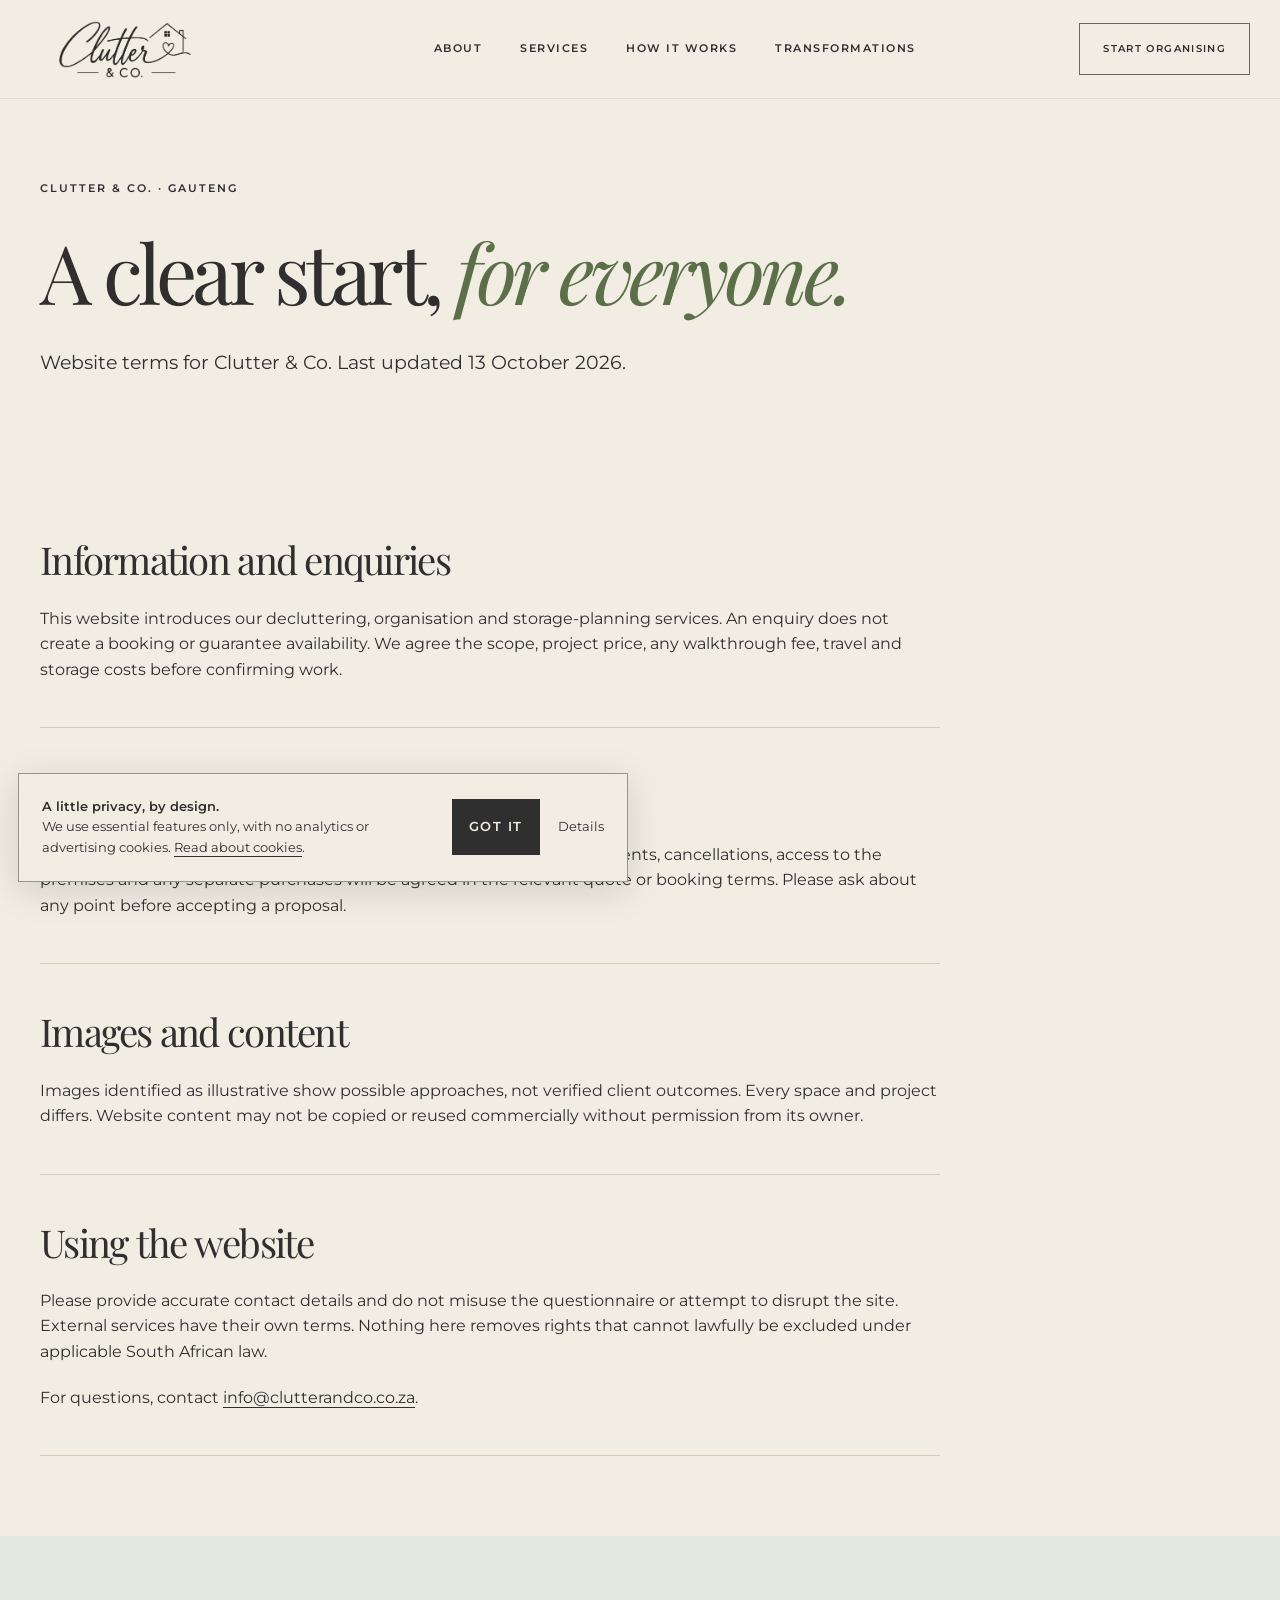
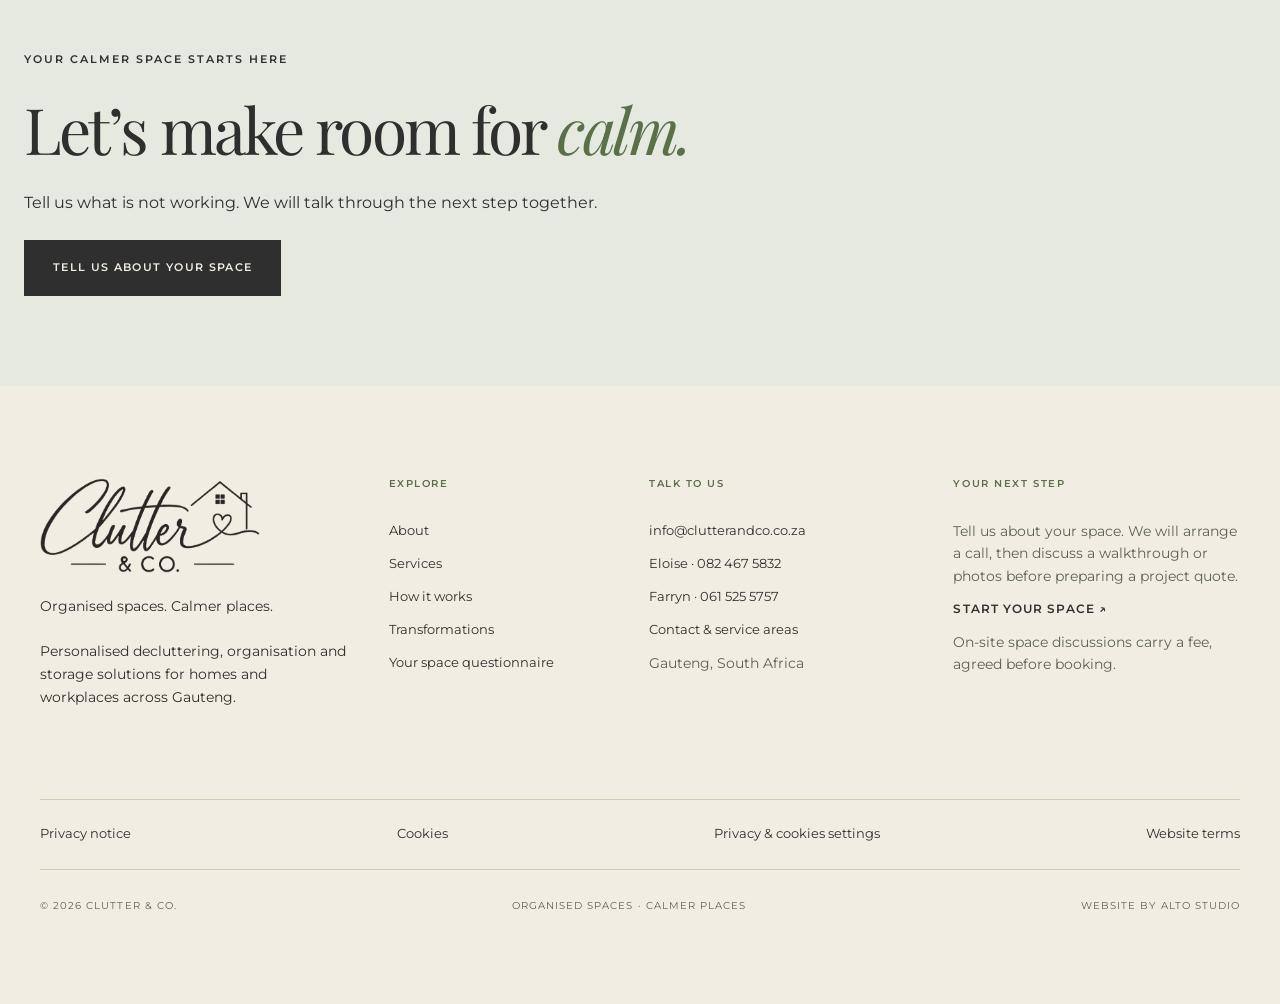
<file: terms.html>
<!DOCTYPE html>
<html lang="en-ZA"><head><meta charset="UTF-8"><meta name="viewport" content="width=device-width, initial-scale=1"><title>A clear start, for everyone. | Clutter &amp; Co.</title><meta name="description" content="Website terms for Clutter &amp; Co. Last updated 13 October 2026."><link rel="stylesheet" href="css/styles.css"><link rel="stylesheet" href="css/fonts.css"><link rel="stylesheet" href="css/additions.css"><link rel="canonical" href="https://clutterandco.co.za/terms.html"><link rel="icon" href="images/favicon.png"><link rel="apple-touch-icon" href="images/apple-touch-icon.png"><meta name="robots" content="index, follow"><meta name="theme-color" content="#F2EDE3"><meta property="og:type" content="website"><meta property="og:title" content="A clear start, for everyone. | Clutter &amp; Co."><meta property="og:description" content="Website terms for Clutter &amp; Co. Last updated 13 October 2026."><meta property="og:url" content="https://clutterandco.co.za/terms.html"><meta property="og:image" content="https://clutterandco.co.za/images/social-share.png"><meta property="og:locale" content="en_ZA"><meta name="twitter:card" content="summary_large_image"><script type="application/ld+json">{"@context": "https://schema.org", "@type": "Organization", "name": "Clutter & Co.", "url": "https://clutterandco.co.za/", "logo": "https://clutterandco.co.za/images/logo-horizontal.png", "email": "info@clutterandco.co.za", "telephone": "+27824675832", "areaServed": {"@type": "AdministrativeArea", "name": "Gauteng"}, "@id": "https://clutterandco.co.za/#organisation"}</script><meta property="og:site_name" content="Clutter &amp; Co."><meta property="og:image:width" content="1200"><meta property="og:image:height" content="630"><meta property="og:image:alt" content="Clutter &amp; Co. — Organised spaces. Calmer places."><meta name="twitter:title" content="A clear start, for everyone. | Clutter &amp; Co."><meta name="twitter:description" content="Website terms for Clutter &amp; Co. Last updated 13 October 2026."><meta name="twitter:image" content="https://clutterandco.co.za/images/social-share.png"><meta name="twitter:image:alt" content="Clutter &amp; Co. — Organised spaces. Calmer places."></head><body class="inner-page"><a class="skip-link" href="#main">Skip to content</a><header class="site-header header-theme-light" id="siteHeader"><div class="header-inner"><a class="brand" href="index.html" aria-label="Clutter &amp; Co. home"><img src="images/logo-horizontal.png" alt="Clutter &amp; Co." width="631" height="278" loading="eager" decoding="async"></a><nav class="desktop-nav" aria-label="Primary navigation"><a href="about.html">About</a><a href="services.html">Services</a><a href="how-it-works.html">How it works</a><a href="transformations.html">Transformations</a></nav><a class="header-cta" href="questionnaire.html">Start organising</a><button class="menu-toggle" id="menuToggle" type="button" aria-label="Open navigation menu" aria-expanded="false" aria-controls="mobileMenu"><span></span><span></span></button></div><nav class="mobile-menu" id="mobileMenu" aria-label="Mobile navigation" inert><div class="menu-intro" aria-hidden="true"><img src="images/house-heart-white.svg" alt="" width="48" height="42"><span>MAKE ROOM FOR CALM</span></div><a href="about.html">About</a><a href="services.html">Services</a><a href="how-it-works.html">How it works</a><a href="transformations.html">Transformations</a><a href="contact.html">Contact</a><a href="questionnaire.html">Start organising</a><div class="menu-note">Organised spaces. Calmer places.<br><span>Gauteng, South Africa</span></div></nav></header><main id="main" tabindex="-1"><section class="page-hero" data-header-theme="light"><div class="container"><p class="eyebrow">Clutter &amp; Co. · Gauteng</p><h1>A clear start, <em>for everyone.</em></h1><p class="page-lead">Website terms for Clutter &amp; Co. Last updated 13 October 2026.</p></div></section><div class="page-body container"><section class="copy-section"><h2>Information and enquiries</h2><p>This website introduces our decluttering, organisation and storage-planning services. An enquiry does not create a booking or guarantee availability. We agree the scope, project price, any walkthrough fee, travel and storage costs before confirming work.</p></section><section class="copy-section"><h2>Quotes and service arrangements</h2><p>We offer project packages rather than hourly pricing. Payment arrangements, cancellations, access to the premises and any separate purchases will be agreed in the relevant quote or booking terms. Please ask about any point before accepting a proposal.</p></section><section class="copy-section"><h2>Images and content</h2><p>Images identified as illustrative show possible approaches, not verified client outcomes. Every space and project differs. Website content may not be copied or reused commercially without permission from its owner.</p></section><section class="copy-section"><h2>Using the website</h2><p>Please provide accurate contact details and do not misuse the questionnaire or attempt to disrupt the site. External services have their own terms. Nothing here removes rights that cannot lawfully be excluded under applicable South African law.</p><p>For questions, contact <a href="mailto:info@clutterandco.co.za">info@clutterandco.co.za</a>.</p></section></div><section class="page-cta"><p class="eyebrow">Your calmer space starts here</p><h2>Let’s make room for <em>calm.</em></h2><p>Tell us what is not working. We will talk through the next step together.</p><a class="button button-dark" href="questionnaire.html">Tell us about your space</a></section></main><footer class="site-footer" data-header-theme="light"><div class="footer-top"><div class="footer-brand"><a href="index.html" aria-label="Clutter and Co home"><img src="images/logo-horizontal.png" alt="Clutter &amp; Co." width="631" height="278" loading="lazy" decoding="async"></a><p>Organised spaces. Calmer places.</p><p>Personalised decluttering, organisation and storage solutions for homes and workplaces across Gauteng.</p></div><div class="footer-column"><span>Explore</span><a href="about.html">About</a><a href="services.html">Services</a><a href="how-it-works.html">How it works</a><a href="transformations.html">Transformations</a><a href="questionnaire.html">Your space questionnaire</a></div><div class="footer-column"><span>Talk to us</span><a href="mailto:info@clutterandco.co.za">info@clutterandco.co.za</a><a href="tel:+27824675832">Eloise · 082 467 5832</a><a href="tel:+27615255757">Farryn · 061 525 5757</a><a href="contact.html">Contact &amp; service areas</a><p>Gauteng, South Africa</p></div><div class="footer-column"><span>Your next step</span><p>Tell us about your space. We will arrange a call, then discuss a walkthrough or photos before preparing a project quote.</p><a class="text-link" href="questionnaire.html">Start your space ↗</a><p>On-site space discussions carry a fee, agreed before booking.</p></div></div><div class="footer-legal"><a href="privacy.html">Privacy notice</a><a href="cookies.html">Cookies</a><button type="button" data-privacy>Privacy &amp; cookies settings</button><a href="terms.html">Website terms</a></div><div class="footer-bottom"><span>© <span id="currentYear">2026</span> Clutter &amp; Co.</span><span>Organised Spaces · Calmer Places</span><a href="https://altostudio.co.za/">Website by ALTO Studio</a></div></footer><aside class="cookie-notice" aria-label="Cookie information" hidden><p><strong>A little privacy, by design.</strong><br>We use essential features only, with no analytics or advertising cookies. <a href="cookies.html">Read about cookies</a>.</p><button type="button" class="button button-dark" data-ack>Got it</button><button type="button" class="privacy-control" data-privacy>Details</button></aside><dialog id="privacyDialog" aria-labelledby="privacyTitle"><div class="dialog-inner"><h2 id="privacyTitle">Privacy &amp; cookies</h2><p>This site does not use optional analytics or advertising cookies. There is nothing optional to accept or reject.</p><p>Submitting the questionnaire uses a temporary security session. A local preference remembers that you have seen the cookie notice for up to six months. No questionnaire answers are saved in your browser.</p><p><a href="privacy.html">Read our privacy notice</a> · <a href="cookies.html">Read the cookie notice</a></p><p id="privacyStatus" role="status"></p><button type="button" data-forget>Clear saved notice preference</button><button type="button" class="button button-dark" data-close>Close</button></div></dialog><script src="js/script.js" defer></script></body></html>
</file>
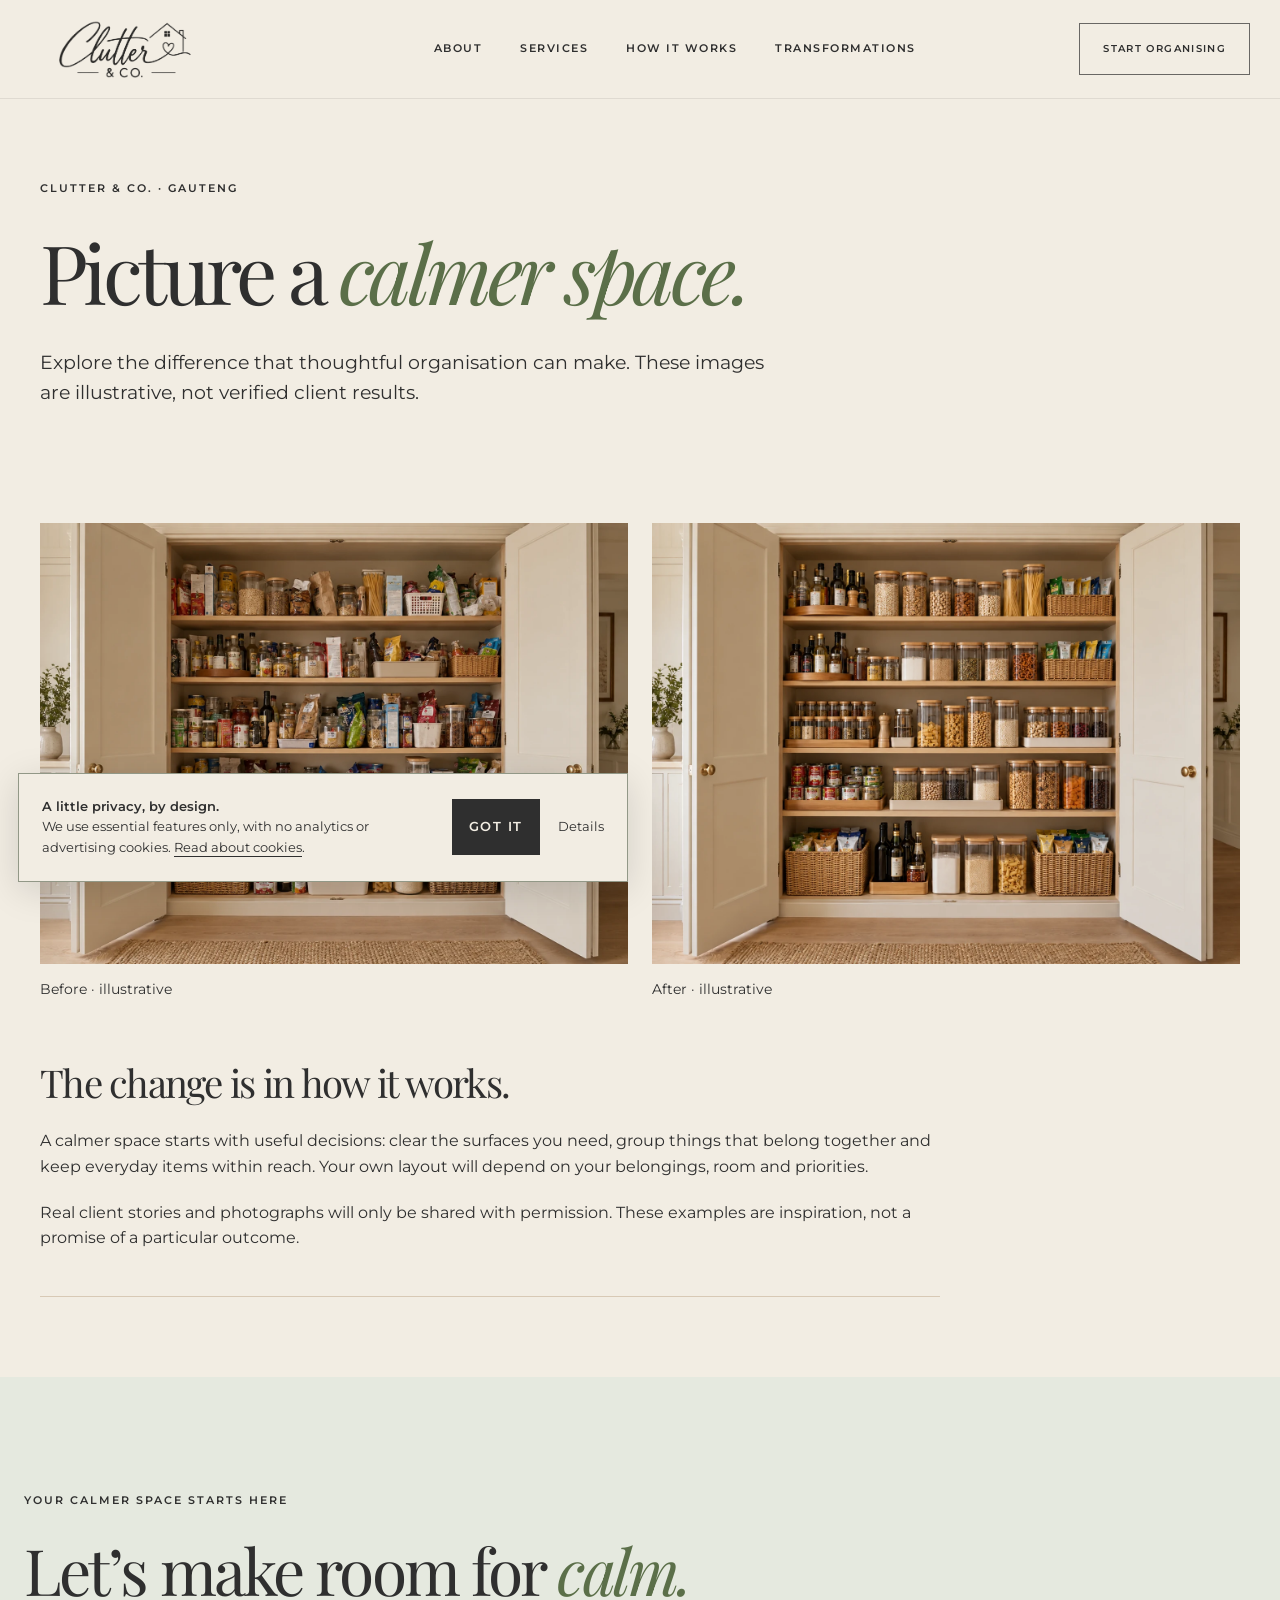
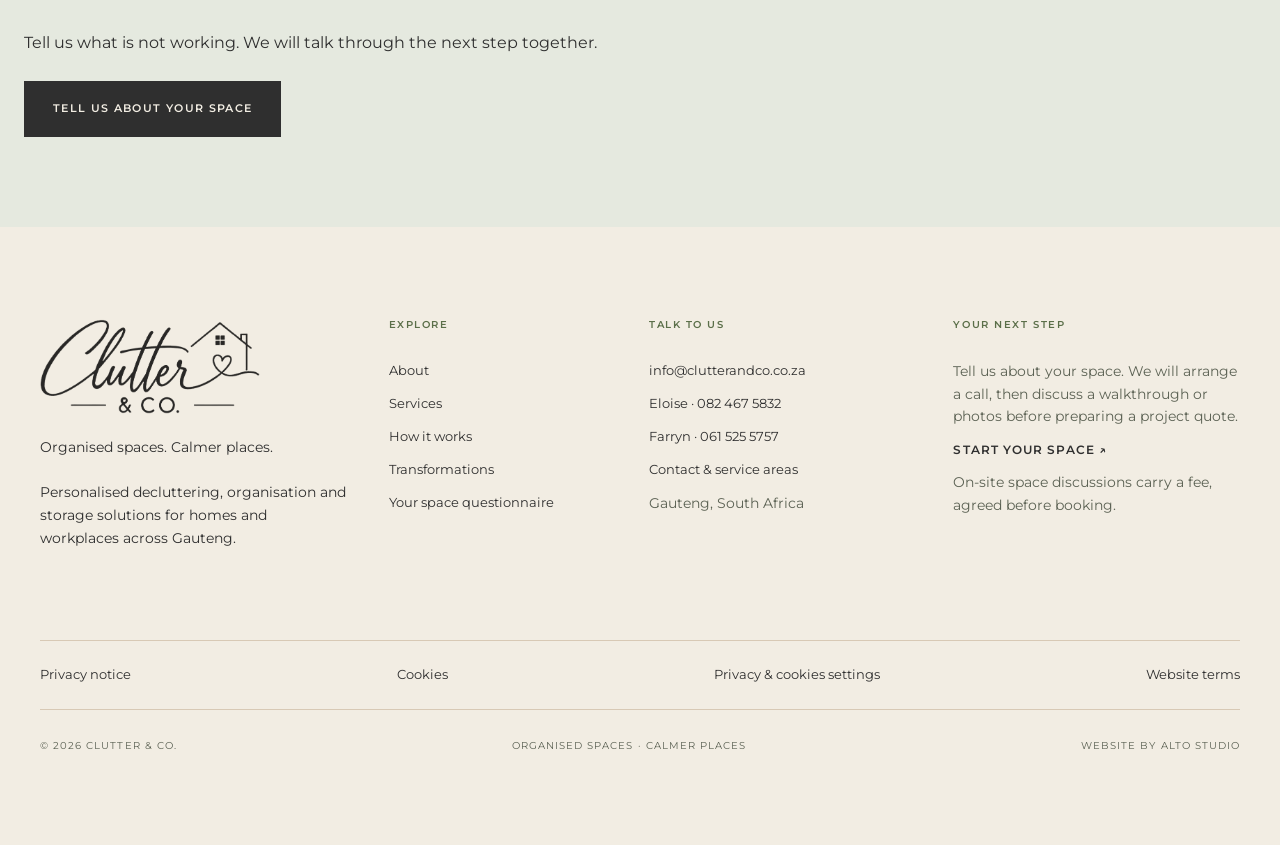
<file: transformations.html>
<!DOCTYPE html>
<html lang="en-ZA"><head><meta charset="UTF-8"><meta name="viewport" content="width=device-width, initial-scale=1"><title>Picture a calmer space. | Clutter &amp; Co.</title><meta name="description" content="Explore the difference that thoughtful organisation can make. These images are illustrative, not verified client results."><link rel="stylesheet" href="css/styles.css"><link rel="stylesheet" href="css/fonts.css"><link rel="stylesheet" href="css/additions.css"><link rel="canonical" href="https://clutterandco.co.za/transformations.html"><link rel="icon" href="images/favicon.png"><link rel="apple-touch-icon" href="images/apple-touch-icon.png"><meta name="robots" content="index, follow"><meta name="theme-color" content="#F2EDE3"><meta property="og:type" content="website"><meta property="og:title" content="Picture a calmer space. | Clutter &amp; Co."><meta property="og:description" content="Explore the difference that thoughtful organisation can make. These images are illustrative, not verified client results."><meta property="og:url" content="https://clutterandco.co.za/transformations.html"><meta property="og:image" content="https://clutterandco.co.za/images/social-share.png"><meta property="og:locale" content="en_ZA"><meta name="twitter:card" content="summary_large_image"><script type="application/ld+json">{"@context": "https://schema.org", "@type": "Organization", "name": "Clutter & Co.", "url": "https://clutterandco.co.za/", "logo": "https://clutterandco.co.za/images/logo-horizontal.png", "email": "info@clutterandco.co.za", "telephone": "+27824675832", "areaServed": {"@type": "AdministrativeArea", "name": "Gauteng"}, "@id": "https://clutterandco.co.za/#organisation"}</script><meta property="og:site_name" content="Clutter &amp; Co."><meta property="og:image:width" content="1200"><meta property="og:image:height" content="630"><meta property="og:image:alt" content="Clutter &amp; Co. — Organised spaces. Calmer places."><meta name="twitter:title" content="Picture a calmer space. | Clutter &amp; Co."><meta name="twitter:description" content="Explore the difference that thoughtful organisation can make. These images are illustrative, not verified client results."><meta name="twitter:image" content="https://clutterandco.co.za/images/social-share.png"><meta name="twitter:image:alt" content="Clutter &amp; Co. — Organised spaces. Calmer places."></head><body class="inner-page"><a class="skip-link" href="#main">Skip to content</a><header class="site-header header-theme-light" id="siteHeader"><div class="header-inner"><a class="brand" href="index.html" aria-label="Clutter &amp; Co. home"><img src="images/logo-horizontal.png" alt="Clutter &amp; Co." width="631" height="278" loading="eager" decoding="async"></a><nav class="desktop-nav" aria-label="Primary navigation"><a href="about.html">About</a><a href="services.html">Services</a><a href="how-it-works.html">How it works</a><a href="transformations.html" aria-current="page">Transformations</a></nav><a class="header-cta" href="questionnaire.html">Start organising</a><button class="menu-toggle" id="menuToggle" type="button" aria-label="Open navigation menu" aria-expanded="false" aria-controls="mobileMenu"><span></span><span></span></button></div><nav class="mobile-menu" id="mobileMenu" aria-label="Mobile navigation" inert><div class="menu-intro" aria-hidden="true"><img src="images/house-heart-white.svg" alt="" width="48" height="42"><span>MAKE ROOM FOR CALM</span></div><a href="about.html">About</a><a href="services.html">Services</a><a href="how-it-works.html">How it works</a><a href="transformations.html" aria-current="page">Transformations</a><a href="contact.html">Contact</a><a href="questionnaire.html">Start organising</a><div class="menu-note">Organised spaces. Calmer places.<br><span>Gauteng, South Africa</span></div></nav></header><main id="main" tabindex="-1"><section class="page-hero" data-header-theme="light"><div class="container"><p class="eyebrow">Clutter &amp; Co. · Gauteng</p><h1>Picture a <em>calmer space.</em></h1><p class="page-lead">Explore the difference that thoughtful organisation can make. These images are illustrative, not verified client results.</p></div></section><div class="page-body container"><div class="before-after-grid"><figure><img src="images/pantry-before.webp" alt="Illustrative pantry before organising" width="1448" height="1086" loading="lazy" decoding="async"><figcaption>Before · illustrative</figcaption></figure><figure><img src="images/pantry-after.webp" alt="Illustrative pantry after organising" width="1448" height="1086" loading="lazy" decoding="async"><figcaption>After · illustrative</figcaption></figure></div><section class="copy-section"><h2>The change is in how it works.</h2><p>A calmer space starts with useful decisions: clear the surfaces you need, group things that belong together and keep everyday items within reach. Your own layout will depend on your belongings, room and priorities.</p><p>Real client stories and photographs will only be shared with permission. These examples are inspiration, not a promise of a particular outcome.</p></section></div><section class="page-cta"><p class="eyebrow">Your calmer space starts here</p><h2>Let’s make room for <em>calm.</em></h2><p>Tell us what is not working. We will talk through the next step together.</p><a class="button button-dark" href="questionnaire.html">Tell us about your space</a></section></main><footer class="site-footer" data-header-theme="light"><div class="footer-top"><div class="footer-brand"><a href="index.html" aria-label="Clutter and Co home"><img src="images/logo-horizontal.png" alt="Clutter &amp; Co." width="631" height="278" loading="lazy" decoding="async"></a><p>Organised spaces. Calmer places.</p><p>Personalised decluttering, organisation and storage solutions for homes and workplaces across Gauteng.</p></div><div class="footer-column"><span>Explore</span><a href="about.html">About</a><a href="services.html">Services</a><a href="how-it-works.html">How it works</a><a href="transformations.html">Transformations</a><a href="questionnaire.html">Your space questionnaire</a></div><div class="footer-column"><span>Talk to us</span><a href="mailto:info@clutterandco.co.za">info@clutterandco.co.za</a><a href="tel:+27824675832">Eloise · 082 467 5832</a><a href="tel:+27615255757">Farryn · 061 525 5757</a><a href="contact.html">Contact &amp; service areas</a><p>Gauteng, South Africa</p></div><div class="footer-column"><span>Your next step</span><p>Tell us about your space. We will arrange a call, then discuss a walkthrough or photos before preparing a project quote.</p><a class="text-link" href="questionnaire.html">Start your space ↗</a><p>On-site space discussions carry a fee, agreed before booking.</p></div></div><div class="footer-legal"><a href="privacy.html">Privacy notice</a><a href="cookies.html">Cookies</a><button type="button" data-privacy>Privacy &amp; cookies settings</button><a href="terms.html">Website terms</a></div><div class="footer-bottom"><span>© <span id="currentYear">2026</span> Clutter &amp; Co.</span><span>Organised Spaces · Calmer Places</span><a href="https://altostudio.co.za/">Website by ALTO Studio</a></div></footer><aside class="cookie-notice" aria-label="Cookie information" hidden><p><strong>A little privacy, by design.</strong><br>We use essential features only, with no analytics or advertising cookies. <a href="cookies.html">Read about cookies</a>.</p><button type="button" class="button button-dark" data-ack>Got it</button><button type="button" class="privacy-control" data-privacy>Details</button></aside><dialog id="privacyDialog" aria-labelledby="privacyTitle"><div class="dialog-inner"><h2 id="privacyTitle">Privacy &amp; cookies</h2><p>This site does not use optional analytics or advertising cookies. There is nothing optional to accept or reject.</p><p>Submitting the questionnaire uses a temporary security session. A local preference remembers that you have seen the cookie notice for up to six months. No questionnaire answers are saved in your browser.</p><p><a href="privacy.html">Read our privacy notice</a> · <a href="cookies.html">Read the cookie notice</a></p><p id="privacyStatus" role="status"></p><button type="button" data-forget>Clear saved notice preference</button><button type="button" class="button button-dark" data-close>Close</button></div></dialog><script src="js/script.js" defer></script></body></html>
</file>
<file: css/styles.css>
/* ============================================================
   CLUTTER & CO.
   ============================================================ */


/* ============================================================
   ROOT
   ============================================================ */

:root {
    --warm-white: #F2EDE3;
    --warm-surface: #F6F1E8;
    --charcoal: #2F2F2F;

    --soft-sage: #A7B399;
    --olive: #5B6F49;

    --sand: #D8C9B5;
    --wicker: #B8946B;

    --white: #FFFFFF;
    --black: #151515;

    --font-serif:
        "Playfair Display",
        Georgia,
        serif;

    --font-sans:
        "Montserrat",
        Arial,
        sans-serif;

    --container: 1380px;

    --section-space:
        clamp(
            80px,
            9vw,
            145px
        );

    --ease:
        cubic-bezier(
            0.16,
            1,
            0.3,
            1
        );
}


/* ============================================================
   RESET
   ============================================================ */

* {
    margin: 0;
    padding: 0;

    box-sizing: border-box;
}


html {
    scroll-behavior: smooth;
}


body {
    background:
        var(--warm-white);

    color:
        var(--charcoal);

    font-family:
        var(--font-sans);

    font-size: 16px;

    line-height: 1.6;

    overflow-x: hidden;
}


body.menu-open {
    overflow: hidden;
}


img {
    display: block;

    width: 100%;
}


a {
    color: inherit;

    text-decoration: none;
}


button,
input {
    font: inherit;
}


/* ============================================================
   TYPOGRAPHY
   ============================================================ */

h1,
h2,
h3 {
    font-family:
        var(--font-serif);

    font-weight: 400;

    line-height: 0.97;
}


h1 {
    font-size:
        clamp(
            4.5rem,
            8vw,
            9rem
        );

    letter-spacing:
        -0.055em;
}


h2 {
    font-size:
        clamp(
            3.2rem,
            6vw,
            7rem
        );

    letter-spacing:
        -0.045em;
}


h3 {
    font-size:
        clamp(
            2rem,
            2.5vw,
            3rem
        );

    letter-spacing:
        -0.035em;
}


em {
    color:
        var(--olive);

    font-weight: 400;
}


/* ============================================================
   GLOBAL
   ============================================================ */

.container {
    width:
        min(
            calc(100% - 80px),
            var(--container)
        );

    margin-inline: auto;
}


.section-pad {
    padding-block:
        var(--section-space);
}


.eyebrow {
    margin-bottom: 30px;

    font-size: 0.7rem;

    font-weight: 600;

    letter-spacing: 0.18em;

    text-transform: uppercase;
}


.eyebrow.light {
    color:
        rgba(
            255,
            255,
            255,
            0.7
        );
}


.section-tag {
    display: flex;

    align-items: center;

    justify-content: space-between;

    gap: 30px;

    padding-bottom: 24px;

    margin-bottom: 80px;

    border-bottom:
        1px solid
        rgba(
            47,
            47,
            47,
            0.2
        );

    color:
        rgba(
            47,
            47,
            47,
            0.62
        );

    font-size: 0.68rem;

    font-weight: 600;

    letter-spacing: 0.16em;

    text-transform: uppercase;
}


.section-tag.light {
    color:
        rgba(
            255,
            255,
            255,
            0.62
        );

    border-color:
        rgba(
            255,
            255,
            255,
            0.18
        );
}


/* ============================================================
   BUTTONS
   ============================================================ */

.button {
    display: inline-flex;

    align-items: center;

    justify-content: center;

    min-height: 56px;

    padding:
        0
        28px;

    border:
        1px solid
        transparent;

    font-size: 0.7rem;

    font-weight: 600;

    letter-spacing: 0.12em;

    text-transform: uppercase;

    transition:
        transform 0.4s var(--ease),
        background 0.4s ease,
        color 0.4s ease;
}


.button:hover {
    transform:
        translateY(-2px);
}


.button-dark {
    background:
        var(--charcoal);

    color:
        var(--warm-white);
}


.button-dark:hover {
    background:
        var(--olive);
}


.button-light {
    background:
        var(--warm-white);

    color:
        var(--charcoal);
}


.button-light:hover {
    background:
        var(--sand);
}


.text-link {
    display: inline-flex;

    align-items: center;

    gap: 16px;

    font-size: 0.75rem;

    font-weight: 600;

    letter-spacing: 0.09em;

    text-transform: uppercase;
}


.text-link span {
    font-size: 1.2rem;

    transition:
        transform 0.4s var(--ease);
}


.text-link:hover span {
    transform:
        translate(
            5px,
            5px
        );
}


/* ============================================================
   HEADER
   ============================================================ */

.site-header {
    position: fixed;

    z-index: 1000;

    top: 0;
    left: 0;

    width: 100%;

    background:
        transparent;

    transform:
        translateY(0);

    will-change:
        transform;

    transition:
        transform
        0.55s
        var(--ease);

    pointer-events:
        none;
}


.header-inner {
    width:
        min(
            calc(100% - 60px),
            1500px
        );

    min-height: 98px;

    margin-inline: auto;

    display: grid;

    grid-template-columns:
        240px
        1fr
        auto;

    align-items: center;

    gap: 40px;

    pointer-events:
        auto;
}


/* ============================================================
   HEADER HIDE / SHOW
   ============================================================ */

.site-header.header-hidden {
    transform:
        translateY(-115%);
}


/* ============================================================
   BRAND LOGO
   ============================================================ */

.brand {
    display: inline-flex;

    align-items: center;

    width: 190px;
}


.brand img {
    width: 100%;

    max-height: 58px;

    object-fit: contain;

    transition:
        filter 0.35s ease,
        opacity 0.35s ease;
}


/* ============================================================
   HEADER THEME — LIGHT SECTION
   ============================================================ */

/*
   Light background:
   dark logo + charcoal nav
*/

.site-header.header-theme-light
.brand img {
    filter:
        brightness(0)
        saturate(100%);

    opacity: 0.83;
}


.site-header.header-theme-light
.desktop-nav a {
    color:
        var(--charcoal);
}


.site-header.header-theme-light
.desktop-nav a:hover {
    color:
        var(--olive);
}


.site-header.header-theme-light
.desktop-nav a::after {
    background:
        var(--olive);
}


.site-header.header-theme-light
.header-cta {
    color:
        var(--charcoal);

    border-color:
        rgba(
            47,
            47,
            47,
            0.7
        );
}


.site-header.header-theme-light
.header-cta:hover {
    background:
        var(--charcoal);

    border-color:
        var(--charcoal);

    color:
        var(--warm-white);
}


.site-header.header-theme-light
.menu-toggle span {
    background:
        var(--charcoal);
}


/* ============================================================
   HEADER THEME — DARK SECTION
   ============================================================ */

/*
   Dark / image background:
   warm-white logo and navigation
*/

.site-header.header-theme-dark
.brand img {
    filter:
        brightness(0)
        invert(1);

    opacity: 0.94;
}


.site-header.header-theme-dark
.desktop-nav a {
    color:
        var(--warm-white);
}


.site-header.header-theme-dark
.desktop-nav a:hover {
    color:
        var(--soft-sage);
}


.site-header.header-theme-dark
.desktop-nav a::after {
    background:
        var(--soft-sage);
}


.site-header.header-theme-dark
.header-cta {
    color:
        var(--warm-white);

    border-color:
        rgba(
            248,
            246,
            241,
            0.72
        );
}


.site-header.header-theme-dark
.header-cta:hover {
    background:
        var(--warm-white);

    border-color:
        var(--warm-white);

    color:
        var(--charcoal);
}


.site-header.header-theme-dark
.menu-toggle span {
    background:
        var(--warm-white);
}


/* ============================================================
   HEADER THEME — SPLIT SECTION
   ============================================================ */

/*
   Hero and other split-screen areas.

   Logo sits over image = white.
   Navigation and CTA sit over cream = charcoal.
*/

.site-header.header-theme-split
.brand img {
    filter:
        brightness(0)
        invert(1);

    opacity: 0.95;
}


.site-header.header-theme-split
.desktop-nav a {
    color:
        var(--charcoal);
}


.site-header.header-theme-split
.desktop-nav a:hover {
    color:
        var(--olive);
}


.site-header.header-theme-split
.desktop-nav a::after {
    background:
        var(--olive);
}


.site-header.header-theme-split
.header-cta {
    color:
        var(--charcoal);

    border-color:
        rgba(
            47,
            47,
            47,
            0.68
        );
}


.site-header.header-theme-split
.header-cta:hover {
    background:
        var(--charcoal);

    border-color:
        var(--charcoal);

    color:
        var(--warm-white);
}


.site-header.header-theme-split
.menu-toggle span {
    background:
        var(--warm-white);
}


/* ============================================================
   DESKTOP NAVIGATION
   ============================================================ */

.desktop-nav {
    display: flex;

    align-items: center;

    justify-content: center;

    gap: 38px;
}


.desktop-nav a {
    position: relative;

    font-size: 0.67rem;

    font-weight: 600;

    letter-spacing: 0.14em;

    text-transform: uppercase;

    transition:
        color
        0.3s
        ease;
}


.desktop-nav a::after {
    content: "";

    position: absolute;

    left: 0;

    bottom: -9px;

    width: 0;

    height: 1px;

    transition:
        width
        0.4s
        var(--ease);
}


.desktop-nav a:hover::after {
    width: 100%;
}


/* ============================================================
   HEADER CTA
   ============================================================ */

.header-cta {
    display: inline-flex;

    align-items: center;

    justify-content: center;

    min-height: 52px;

    padding:
        0
        23px;

    border:
        1px solid;

    font-size: 0.65rem;

    font-weight: 600;

    letter-spacing: 0.13em;

    text-transform: uppercase;

    transition:
        background 0.3s ease,
        color 0.3s ease,
        border-color 0.3s ease;
}


/* ============================================================
   MOBILE DEFAULT
   ============================================================ */

.menu-toggle,
.mobile-menu {
    display: none;
}


/* ============================================================
   HERO
   ============================================================ */

.hero {
    min-height: 100vh;

    display: grid;

    grid-template-columns:
        1.08fr
        0.92fr;

    background:
        var(--warm-white);
}


.hero-image {
    position: relative;

    min-height: 100vh;

    overflow: hidden;
}


.hero-image > img {
    width: 100%;

    height: 100%;

    object-fit: cover;

    transform:
        scale(1.03);

    animation:
        heroReveal
        1.3s
        ease
        forwards;
}


@keyframes heroReveal {

    from {
        opacity: 0;

        transform:
            scale(1.08);
    }


    to {
        opacity: 1;

        transform:
            scale(1.03);
    }

}


.hero-image-overlay {
    position: absolute;

    inset: 0;

    background:
        linear-gradient(
            180deg,
            rgba(
                0,
                0,
                0,
                0.04
            ),
            rgba(
                0,
                0,
                0,
                0.24
            )
        );
}


.hero-floating-note {
    position: absolute;

    left: 50px;

    bottom: 50px;

    display: flex;

    align-items: flex-start;

    gap: 20px;

    color:
        var(--warm-white);
}


.hero-floating-note span {
    padding-top: 3px;

    font-size: 0.64rem;

    letter-spacing: 0.14em;
}


.hero-floating-note p {
    font-family:
        var(--font-serif);

    font-size: 1.4rem;

    line-height: 1.15;
}


/* ============================================================
   HERO CONTENT
   ============================================================ */

.hero-content {
    min-height: 100vh;

    padding:
        190px
        clamp(
            50px,
            7vw,
            120px
        )
        65px;

    display: flex;

    flex-direction: column;

    justify-content: center;
}


.hero-intro {
    max-width: 540px;

    margin-top: 40px;

    color:
        rgba(
            47,
            47,
            47,
            0.72
        );

    font-size:
        clamp(
            1.05rem,
            1.3vw,
            1.3rem
        );

    line-height: 1.75;
}


.hero-actions {
    display: flex;

    align-items: center;

    gap: 35px;

    margin-top: 45px;
}


.hero-meta {
    margin-top: auto;

    padding-top: 70px;

    display: grid;

    grid-template-columns:
        repeat(
            3,
            1fr
        );

    border-top:
        1px solid
        rgba(
            47,
            47,
            47,
            0.16
        );
}


.hero-meta div {
    display: flex;

    flex-direction: column;

    gap: 8px;

    font-family:
        var(--font-serif);

    font-size: 1.05rem;
}


.hero-meta span {
    font-family:
        var(--font-sans);

    font-size: 0.62rem;

    letter-spacing: 0.16em;
}


/* ============================================================
   ABOUT
   ============================================================ */

.intro-section {
    background:
        var(--warm-white);
}


.intro-grid {
    display: grid;

    grid-template-columns:
        1.1fr
        0.9fr;

    gap: 120px;
}


.intro-heading h2 {
    max-width: 790px;
}


.intro-copy {
    max-width: 580px;

    padding-top: 16px;
}


.intro-copy p {
    margin-bottom: 25px;

    color:
        rgba(
            47,
            47,
            47,
            0.73
        );

    line-height: 1.85;
}


.intro-copy .large-copy {
    margin-bottom: 40px;

    color:
        var(--charcoal);

    font-family:
        var(--font-serif);

    font-size: 1.8rem;

    line-height: 1.35;
}


/* ============================================================
   SERVICES
   ============================================================ */

.services-section {
    padding-top:
        var(--section-space);

    background:
        var(--charcoal);

    color:
        var(--warm-white);
}


.services-heading {
    display: grid;

    grid-template-columns:
        1fr
        400px;

    align-items: end;

    gap: 70px;

    margin-bottom: 80px;
}


.services-heading h2 {
    max-width: 850px;
}


.services-heading em {
    color:
        var(--soft-sage);
}


.services-heading p {
    color:
        rgba(
            255,
            255,
            255,
            0.64
        );

    line-height: 1.8;
}


.service-list {
    display: grid;

    grid-template-columns:
        repeat(
            3,
            1fr
        );
}


.service-card {
    position: relative;

    min-height: 730px;

    overflow: hidden;

    border-right:
        1px solid
        rgba(
            255,
            255,
            255,
            0.14
        );
}


.service-card:last-child {
    border-right: none;
}


.service-image {
    position: absolute;

    inset: 0;
}


.service-image::after {
    content: "";

    position: absolute;

    inset: 0;

    background:
        linear-gradient(
            180deg,
            rgba(
                15,
                15,
                15,
                0.03
            )
            15%,
            rgba(
                15,
                15,
                15,
                0.9
            )
            100%
        );
}


.service-image img {
    width: 100%;

    height: 100%;

    object-fit: cover;

    filter:
        saturate(0.85);

    transition:
        transform
        0.9s
        var(--ease),

        filter
        0.9s
        ease;
}


.service-card:hover
.service-image img {
    transform:
        scale(1.045);

    filter:
        saturate(1);
}


.service-content {
    position: absolute;

    z-index: 2;

    left:
        clamp(
            30px,
            4vw,
            60px
        );

    right:
        clamp(
            30px,
            4vw,
            60px
        );

    bottom: 50px;

    color:
        var(--warm-white);
}


.service-number {
    display: inline-block;

    margin-bottom: 26px;

    color:
        var(--soft-sage);

    font-size: 0.67rem;

    letter-spacing: 0.18em;
}


.service-content h3 {
    max-width: 390px;
}


.service-content p {
    max-width: 430px;

    margin-top: 24px;

    color:
        rgba(
            255,
            255,
            255,
            0.68
        );

    line-height: 1.75;
}


.service-arrow {
    position: absolute;

    right: 0;

    bottom: 0;

    font-size: 1.7rem;
}


/* ============================================================
   MANIFESTO
   ============================================================ */

.manifesto {
    min-height: 680px;

    padding:
        clamp(
            80px,
            10vw,
            150px
        )
        clamp(
            40px,
            7vw,
            110px
        );

    display: grid;

    grid-template-columns:
        0.25fr
        1fr
        0.3fr;

    align-items: center;

    background:
        var(--olive);

    color:
        var(--warm-white);
}


.manifesto-mark span {
    width: 100px;

    height: 100px;

    display: inline-flex;

    align-items: center;

    justify-content: center;

    border:
        1px solid
        rgba(
            255,
            255,
            255,
            0.35
        );

    border-radius: 50%;

    font-family:
        var(--font-serif);

    font-size: 2.5rem;
}


.manifesto-copy p {
    margin-bottom: 30px;

    color:
        rgba(
            255,
            255,
            255,
            0.65
        );

    font-size: 0.7rem;

    letter-spacing: 0.16em;

    text-transform: uppercase;
}


.manifesto-copy h2 {
    max-width: 1000px;
}


.manifesto-label {
    justify-self: end;

    color:
        rgba(
            255,
            255,
            255,
            0.7
        );

    font-size: 0.65rem;

    letter-spacing: 0.17em;

    line-height: 1.8;

    text-align: right;

    text-transform: uppercase;
}


/* ============================================================
   PROCESS
   ============================================================ */

.process-intro {
    display: grid;

    grid-template-columns:
        1fr
        400px;

    align-items: end;

    gap: 100px;

    margin-bottom: 110px;
}


.process-intro p {
    color:
        rgba(
            47,
            47,
            47,
            0.68
        );

    line-height: 1.8;
}


.process-list {
    border-top:
        1px solid
        rgba(
            47,
            47,
            47,
            0.18
        );
}


.process-item {
    min-height: 150px;

    display: grid;

    grid-template-columns:
        130px
        1fr
        1fr;

    align-items: center;

    gap: 40px;

    border-bottom:
        1px solid
        rgba(
            47,
            47,
            47,
            0.18
        );

    transition:
        padding
        0.5s
        var(--ease),

        background
        0.5s
        ease;
}


.process-item:hover {
    padding-inline: 20px;

    background:
        rgba(
            167,
            179,
            153,
            0.12
        );
}


.process-number {
    color:
        var(--olive);

    font-size: 0.7rem;

    letter-spacing: 0.15em;
}


.process-title h3 {
    font-size:
        clamp(
            2.2rem,
            3.5vw,
            4rem
        );
}


.process-text p {
    max-width: 520px;

    color:
        rgba(
            47,
            47,
            47,
            0.68
        );

    line-height: 1.75;
}


/* ============================================================
   TRANSFORMATION
   ============================================================ */

.transformation-section {
    padding-top:
        var(--section-space);

    background:
        #ECE9E1;
}


.transformation-heading {
    padding-bottom: 75px;
}


.transformation-heading h2 {
    max-width: 850px;
}


/* ============================================================
   BEFORE / AFTER
   ============================================================ */

.comparison {
    position: relative;

    width: 100%;

    height:
        min(
            78vh,
            850px
        );

    overflow: hidden;

    background:
        #D7D2C7;
}


.comparison-image,
.comparison-before img {
    position: absolute;

    inset: 0;

    width: 100%;

    height: 100%;

    object-fit: cover;
}


.comparison-before {
    position: absolute;

    z-index: 2;

    top: 0;

    left: 0;

    bottom: 0;

    width: 50%;

    overflow: hidden;
}


.comparison-before img {
    width: 100vw;

    max-width: none;
}


.comparison-line {
    position: absolute;

    z-index: 4;

    top: 0;

    bottom: 0;

    left: 50%;

    width: 1px;

    background:
        rgba(
            255,
            255,
            255,
            0.92
        );

    pointer-events: none;
}


.comparison-line span {
    position: absolute;

    top: 50%;

    left: 50%;

    transform:
        translate(
            -50%,
            -50%
        );

    width: 60px;

    height: 60px;

    display: flex;

    align-items: center;

    justify-content: center;

    border-radius: 50%;

    background:
        var(--warm-white);

    color:
        var(--charcoal);

    box-shadow:
        0
        15px
        40px
        rgba(
            0,
            0,
            0,
            0.16
        );
}


.comparison input {
    position: absolute;

    z-index: 6;

    inset: 0;

    width: 100%;

    height: 100%;

    opacity: 0;

    cursor: ew-resize;
}


.comparison-label {
    position: absolute;

    z-index: 5;

    bottom: 35px;

    padding:
        10px
        15px;

    background:
        rgba(
            248,
            246,
            241,
            0.92
        );

    font-size: 0.64rem;

    font-weight: 600;

    letter-spacing: 0.12em;

    text-transform: uppercase;
}


.comparison-label-before {
    left: 35px;
}


.comparison-label-after {
    right: 35px;
}


/* ============================================================
   VALUE
   ============================================================ */

.value-section {
    min-height: 850px;

    display: grid;

    grid-template-columns:
        1fr
        1fr;
}


.value-image {
    overflow: hidden;
}


.value-image img {
    width: 100%;

    height: 100%;

    object-fit: cover;

    transition:
        transform
        1.2s
        var(--ease);
}


.value-section:hover
.value-image img {
    transform:
        scale(1.025);
}


.value-content {
    padding:
        clamp(
            80px,
            9vw,
            150px
        )
        clamp(
            50px,
            8vw,
            130px
        );

    display: flex;

    flex-direction: column;

    justify-content: center;

    background:
        var(--sand);
}


.value-content h2 {
    max-width: 800px;
}


.value-points {
    margin-top: 80px;
}


.value-points > div {
    display: grid;

    grid-template-columns:
        60px
        1fr;

    gap: 20px;

    padding:
        24px
        0;

    border-top:
        1px solid
        rgba(
            47,
            47,
            47,
            0.18
        );
}


.value-points > div:last-child {
    border-bottom:
        1px solid
        rgba(
            47,
            47,
            47,
            0.18
        );
}


.value-points span {
    color:
        var(--olive);

    font-size: 0.65rem;

    letter-spacing: 0.15em;
}


/* ============================================================
   CONTACT
   ============================================================ */

.contact-section {
    position: relative;

    min-height: 780px;

    display: flex;

    align-items: center;

    overflow: hidden;
}


.contact-background {
    position: absolute;

    inset: 0;
}


.contact-background img {
    width: 100%;

    height: 100%;

    object-fit: cover;
}


.contact-background::after {
    content: "";

    position: absolute;

    inset: 0;

    background:
        linear-gradient(
            90deg,
            rgba(
                21,
                21,
                21,
                0.92
            ),
            rgba(
                21,
                21,
                21,
                0.48
            )
        );
}


.contact-content {
    position: relative;

    z-index: 2;

    width:
        min(
            calc(100% - 80px),
            var(--container)
        );

    margin-inline: auto;

    color:
        var(--warm-white);
}


.contact-content h2 {
    max-width: 900px;
}


.contact-content em {
    color:
        var(--soft-sage);
}


.contact-content p {
    max-width: 580px;

    margin:
        35px
        0;

    color:
        rgba(
            255,
            255,
            255,
            0.7
        );

    font-size: 1.05rem;

    line-height: 1.8;
}


/* ============================================================
   FOOTER
   ============================================================ */

.site-footer {
    padding:
        90px
        max(
            40px,
            calc(
                (
                    100vw -
                    var(--container)
                )
                /
                2
            )
        );

    background:
        var(--warm-white);
}


.footer-top {
    display: grid;

    grid-template-columns:
        1.5fr
        repeat(
            3,
            1fr
        );

    gap: 70px;

    padding-bottom: 90px;
}


.footer-brand img {
    max-width: 260px;
}


.footer-column {
    display: flex;

    flex-direction: column;

    gap: 12px;

    font-size: 0.82rem;
}


.footer-column > span {
    margin-bottom: 15px;

    color:
        var(--olive);

    font-size: 0.65rem;

    font-weight: 600;

    letter-spacing: 0.15em;

    text-transform: uppercase;
}


.footer-column a {
    transition:
        color
        0.3s
        ease;
}


.footer-column a:hover {
    color:
        var(--olive);
}


.footer-column p {
    color:
        rgba(
            47,
            47,
            47,
            0.62
        );
}


.footer-bottom {
    padding-top: 25px;

    display: flex;

    justify-content: space-between;

    gap: 30px;

    border-top:
        1px solid
        rgba(
            47,
            47,
            47,
            0.18
        );

    color:
        rgba(
            47,
            47,
            47,
            0.58
        );

    font-size: 0.65rem;

    letter-spacing: 0.1em;

    text-transform: uppercase;
}


/* ============================================================
   REVEAL
   ============================================================ */

.reveal {
    opacity: 0;

    transform:
        translateY(28px);

    transition:
        opacity
        0.9s
        ease,

        transform
        0.9s
        var(--ease);
}


.reveal.visible {
    opacity: 1;

    transform:
        translateY(0);
}


/* ============================================================
   TABLET
   ============================================================ */

@media
(max-width: 1100px) {

    .desktop-nav,
    .header-cta {
        display: none;
    }


    .header-inner {
        min-height: 82px;

        grid-template-columns:
            1fr
            auto;
    }


    .menu-toggle {
        position: relative;

        z-index: 1002;

        width: 46px;

        height: 46px;

        display: flex;

        flex-direction: column;

        align-items: center;

        justify-content: center;

        gap: 7px;

        border: 0;

        background:
            transparent;

        cursor: pointer;

        pointer-events:
            auto;
    }


    .menu-toggle span {
        display: block;

        width: 28px;

        height: 1px;

        transition:
            transform
            0.4s
            var(--ease),

            background
            0.35s
            ease;
    }


    .menu-toggle.active
    span:first-child {
        transform:
            translateY(4px)
            rotate(45deg);
    }


    .menu-toggle.active
    span:last-child {
        transform:
            translateY(-4px)
            rotate(-45deg);
    }


    .mobile-menu {
        position: fixed;

        z-index: 999;

        top: 0;

        right: 0;

        width:
            min(
                88vw,
                500px
            );

        height: 100vh;

        padding:
            145px
            50px
            60px;

        display: flex;

        flex-direction: column;

        gap: 30px;

        background:
            rgba(
                47,
                47,
                47,
                0.98
            );

        transform:
            translateX(100%);

        transition:
            transform
            0.55s
            var(--ease);

        pointer-events:
            auto;
    }


    .mobile-menu.open {
        transform:
            translateX(0);
    }


    .mobile-menu a {
        color:
            var(--warm-white);

        font-family:
            var(--font-serif);

        font-size: 2rem;

        transition:
            color
            0.3s
            ease;
    }


    .mobile-menu a:hover {
        color:
            var(--soft-sage);
    }


    .menu-toggle.active span {
        background:
            var(--warm-white) !important;
    }


    /* HERO */

    .hero {
        grid-template-columns:
            1fr;
    }


    .hero-image {
        min-height: 70vh;
    }


    .hero-content {
        min-height: auto;

        padding:
            100px
            50px
            65px;
    }


    .hero-meta {
        margin-top: 80px;
    }


    /* GENERAL */

    .intro-grid,
    .services-heading,
    .process-intro {
        grid-template-columns:
            1fr;

        gap: 60px;
    }


    /* SERVICES */

    .service-list {
        grid-template-columns:
            1fr;
    }


    .service-card {
        min-height: 650px;

        border-right: none;

        border-bottom:
            1px solid
            rgba(
                255,
                255,
                255,
                0.15
            );
    }


    /* MANIFESTO */

    .manifesto {
        grid-template-columns:
            1fr;

        gap: 70px;
    }


    .manifesto-label {
        justify-self: start;

        text-align: left;
    }


    /* PROCESS */

    .process-item {
        grid-template-columns:
            80px
            1fr
            1fr;
    }


    /* VALUE */

    .value-section {
        grid-template-columns:
            1fr;
    }


    .value-image {
        min-height: 650px;
    }


    /* FOOTER */

    .footer-top {
        grid-template-columns:
            1fr
            1fr;
    }

}


/* ============================================================
   MOBILE
   ============================================================ */

@media
(max-width: 700px) {

    .container {
        width:
            calc(100% - 40px);
    }


    .section-pad {
        padding-block:
            90px;
    }


    .section-tag {
        flex-direction:
            column;

        align-items:
            flex-start;

        gap: 8px;

        margin-bottom:
            55px;
    }


    /* HEADER */

    .header-inner {
        width:
            calc(100% - 34px);

        min-height:
            76px;
    }


    .brand {
        width:
            145px;
    }


    .mobile-menu {
        padding:
            130px
            30px
            50px;
    }


    .mobile-menu a {
        font-size:
            1.9rem;
    }


    /* HERO */

    .hero-image {
        min-height:
            67vh;
    }


    .hero-content {
        padding:
            75px
            22px
            45px;
    }


    h1 {
        font-size:
            clamp(
                4rem,
                19vw,
                6rem
            );
    }


    h2 {
        font-size:
            clamp(
                3rem,
                14vw,
                5rem
            );
    }


    .hero-actions {
        flex-direction:
            column;

        align-items:
            flex-start;
    }


    .hero-meta {
        grid-template-columns:
            1fr;

        gap: 25px;
    }


    .hero-floating-note {
        left: 22px;

        bottom: 25px;
    }


    /* ABOUT */

    .intro-grid {
        gap:
            45px;
    }


    /* SERVICES */

    .services-section {
        padding-top:
            90px;
    }


    .services-heading {
        margin-bottom:
            55px;
    }


    .service-card {
        min-height:
            560px;
    }


    /* MANIFESTO */

    .manifesto {
        min-height:
            auto;

        padding:
            90px
            24px;
    }


    .manifesto-mark span {
        width:
            70px;

        height:
            70px;
    }


    /* PROCESS */

    .process-intro {
        margin-bottom:
            70px;
    }


    .process-item {
        padding-block:
            30px;

        grid-template-columns:
            45px
            1fr;
    }


    .process-text {
        grid-column:
            2;
    }


    /* COMPARISON */

    .comparison {
        height:
            65vh;
    }


    .comparison-label {
        bottom:
            20px;
    }


    .comparison-label-before {
        left:
            20px;
    }


    .comparison-label-after {
        right:
            20px;
    }


    /* VALUE */

    .value-image {
        min-height:
            500px;
    }


    .value-content {
        padding:
            85px
            24px;
    }


    /* CONTACT */

    .contact-section {
        min-height:
            700px;
    }


    .contact-content {
        width:
            calc(100% - 42px);
    }


    /* FOOTER */

    .site-footer {
        padding:
            75px
            22px
            35px;
    }


    .footer-top {
        grid-template-columns:
            1fr;

        gap:
            45px;

        padding-bottom:
            65px;
    }


    .footer-bottom {
        flex-direction:
            column;

        align-items:
            flex-start;
    }

}


/* ============================================================
   REDUCED MOTION
   ============================================================ */

@media
(prefers-reduced-motion: reduce) {

    html {
        scroll-behavior:
            auto;
    }


    *,
    *::before,
    *::after {
        animation-duration:
            0.01ms !important;

        animation-iteration-count:
            1 !important;

        transition-duration:
            0.01ms !important;
    }

}
</file>
<file: css/fonts.css>
@font-face {
  font-family: 'Montserrat';
  font-style: normal;
  font-weight: 300;
  font-display: swap;
  src: url(../fonts/JTUHjIg1_i6t8kCHKm4532VJOt5-QNFgpCs16Ew-.ttf) format('truetype');
}
@font-face {
  font-family: 'Montserrat';
  font-style: normal;
  font-weight: 400;
  font-display: swap;
  src: url(../fonts/JTUHjIg1_i6t8kCHKm4532VJOt5-QNFgpCtr6Ew-.ttf) format('truetype');
}
@font-face {
  font-family: 'Montserrat';
  font-style: normal;
  font-weight: 500;
  font-display: swap;
  src: url(../fonts/JTUHjIg1_i6t8kCHKm4532VJOt5-QNFgpCtZ6Ew-.ttf) format('truetype');
}
@font-face {
  font-family: 'Montserrat';
  font-style: normal;
  font-weight: 600;
  font-display: swap;
  src: url(../fonts/JTUHjIg1_i6t8kCHKm4532VJOt5-QNFgpCu170w-.ttf) format('truetype');
}
@font-face {
  font-family: 'Playfair Display';
  font-style: italic;
  font-weight: 400;
  font-display: swap;
  src: url(../fonts/nuFRD-vYSZviVYUb_rj3ij__anPXDTnCjmHKM4nYO7KN_qiTbtY.ttf) format('truetype');
}
@font-face {
  font-family: 'Playfair Display';
  font-style: normal;
  font-weight: 400;
  font-display: swap;
  src: url(../fonts/nuFvD-vYSZviVYUb_rj3ij__anPXJzDwcbmjWBN2PKdFvUDQ.ttf) format('truetype');
}
@font-face {
  font-family: 'Playfair Display';
  font-style: normal;
  font-weight: 500;
  font-display: swap;
  src: url(../fonts/nuFvD-vYSZviVYUb_rj3ij__anPXJzDwcbmjWBN2PKd3vUDQ.ttf) format('truetype');
}
@font-face {
  font-family: 'Playfair Display';
  font-style: normal;
  font-weight: 600;
  font-display: swap;
  src: url(../fonts/nuFvD-vYSZviVYUb_rj3ij__anPXJzDwcbmjWBN2PKebukDQ.ttf) format('truetype');
}
</file>
<file: css/additions.css>
/* Shared page system, accessibility and footer additions. */
body { overflow-x: clip; }
.site-header { background: var(--warm-white); box-shadow: 0 1px 0 #2f2f2f18; }
img { height: auto; }
.footer-brand img { width: 220px; height: auto; filter: brightness(0) saturate(100%); opacity: .83; }
.footer-column p, .footer-bottom { color: #5C6254; }
:focus-visible { outline: 3px solid #5B6F49; outline-offset: 5px; }
.skip-link { position: fixed; top: 10px; left: 16px; z-index: 2000; background: var(--warm-surface); padding: 12px 18px; transform: translateY(-200%); }
.skip-link:focus { transform: none; }
.site-header:focus-within { transform: none; }
.site-header.scrolled, .inner-page .site-header { background: var(--warm-white); box-shadow: 0 1px 0 #2f2f2f18; }
.site-header.scrolled .brand img { filter: brightness(0) saturate(100%); }
.site-header.scrolled .desktop-nav a { color: #2F2F2F; }
.site-header.scrolled .header-cta { color: #2F2F2F; border-color: #2F2F2F; }
.site-header.scrolled .menu-toggle span { background: #2F2F2F; }
.service-card-link { display: block; width: 100%; height: 100%; min-height: inherit; }
.service-card:focus-within { outline: 3px solid #D8C9B5; outline-offset: -5px; }
.service-card-link:focus-visible { outline: none; }
.image-note { padding-block: 22px; font-size: .85rem; }
.image-note a, .copy-section a, .form-help a, .check-label a, dialog a, .cookie-notice a, .detail-card p a { text-decoration: underline; text-underline-offset: 4px; }
.page-hero { padding: 180px 0 75px; }
.page-hero h1 { font-size: clamp(3rem,6.4vw,6.5rem); max-width: 1080px; line-height: 1.06; }
.page-lead { max-width: 750px; margin-top: 32px; font-size: clamp(1rem,1.6vw,1.2rem); }
.page-image { max-height: 580px; overflow: hidden; }
.page-image img { width: 100%; height: 500px; object-fit: cover; }
.page-body { padding-block: 40px 80px; }
.copy-section { max-width: 900px; padding: 45px 0; border-bottom: 1px solid #D8C9B5; }
.copy-section h2 { font-size: clamp(2rem,3vw,3rem); line-height: 1.15; margin-bottom: 24px; }
.copy-section p + p, .copy-section ul { margin-top: 20px; }
.copy-section li { margin: 16px 0 16px 22px; }
.detail-grid { display: grid; grid-template-columns: repeat(3,minmax(0,1fr)); gap: 28px; }
.detail-card { padding: 34px; background: #EEEAE1; overflow-wrap: anywhere; }
.detail-card h2 { font-size: 2.5rem; line-height: 1.12; margin-bottom: 24px; }
.detail-card p { margin-bottom: 28px; }
.page-cta { background: #E5E9DF; padding: 90px max(24px,calc((100vw - 1380px)/2)); }
.page-cta h2 { font-size: clamp(2.8rem,5vw,5rem); line-height: 1.1; max-width: 900px; }
.page-cta p { margin: 25px 0; max-width: 650px; }
.before-after-grid { display: grid; grid-template-columns: 1fr 1fr; gap: 24px; }
.before-after-grid img { aspect-ratio: 4/3; object-fit: cover; }
figcaption { padding: 14px 0; font-size: .9rem; }
details { border-top: 1px solid #D8C9B5; padding: 20px 0; }
summary { cursor: pointer; font-weight: 600; }
details p { margin-top: 16px; }
.footer-top { grid-template-columns: 1.4fr 1fr 1.2fr 1.3fr; gap: 40px; }
.footer-brand p { max-width: 340px; margin-top: 22px; font-size: .9rem; }
.footer-column { min-width: 0; }
.footer-column a { overflow-wrap: anywhere; }
.footer-column p { font-size: .88rem; }
.footer-legal { display: flex; flex-wrap: wrap; justify-content: space-between; gap: 16px 30px; border-top: 1px solid #D8C9B5; border-bottom: 1px solid #D8C9B5; padding: 24px 0; font-size: .8rem; }
.footer-legal button, .privacy-control { border: 0; padding: 0; background: transparent; color: inherit; font: inherit; cursor: pointer; text-align: left; }
.footer-legal a:hover, .footer-legal button:hover { color: #5B6F49; }
.footer-bottom { border: 0; padding-top: 28px; gap: 24px; }
#enquiryForm { max-width: 950px; }
.form-grid { display: grid; grid-template-columns: 1fr 1fr; gap: 24px; }
label, legend { font-weight: 500; font-size: .95rem; }
input:not([type="checkbox"]), textarea, select { display: block; width: 100%; margin: 8px 0 20px; padding: 14px; color: #2F2F2F; background: var(--warm-surface); border: 1px solid #929887; border-radius: 0; font: inherit; font-size: 16px; }
textarea { resize: vertical; }
fieldset { border: 1px solid #929887; padding: 20px; margin: 25px 0; }
legend { padding: 0 8px; }
.check-grid { display: grid; grid-template-columns: 1fr 1fr; gap: 18px; }
input[type="checkbox"] { width: 20px; height: 20px; flex-shrink: 0; accent-color: #5B6F49; }
.check-grid label, .check-label { display: flex; align-items: flex-start; gap: 10px; }
.check-label { flex-wrap: wrap; margin: 28px 0; display: block; }
.check-label input { vertical-align: middle; margin-right: 8px; }
.form-help { font-size: .85rem; margin-bottom: 26px; }
#enquiryForm > p { margin-block: 20px; }
#enquiryForm button { cursor: pointer; white-space: normal; }
#formStatus { padding: 16px 0; font-weight: 500; }
#formStatus.error { color: #8A2929; }
#formStatus.success { color: #36552D; }
.honey { position: absolute; left: -10000px; width: 1px; height: 1px; overflow: hidden; }
.cookie-notice { position: fixed; bottom: 18px; left: 18px; z-index: 1100; max-width: 610px; width: calc(100% - 36px); padding: 23px; background: var(--warm-white); border: 1px solid #929887; box-shadow: 0 8px 35px #0002; display: flex; gap: 18px; align-items: center; font-size: .8rem; }
.cookie-notice[hidden] { display: none; }
.cookie-notice p { flex: 1; }
.cookie-notice .button { padding: 12px 16px; flex-shrink: 0; font-size: .8rem; }
dialog { margin: auto; max-width: 580px; width: calc(100% - 32px); max-height: calc(100dvh - 40px); overflow-y: auto; padding: 0; color: #2F2F2F; border: 1px solid #929887; background: var(--warm-white); }
dialog::backdrop { background: #15151599; }
.dialog-inner { padding: 32px; }
dialog h2 { font-size: 2.7rem; line-height: 1.1; }
dialog p { margin: 22px 0; font-size: .95rem; }
dialog button { cursor: pointer; margin: 10px 12px 0 0; padding: 10px; font: inherit; }
@media (max-width:1100px) {
 .mobile-menu { visibility: hidden; height: 100dvh; overflow-y: auto; }
 .mobile-menu.open { visibility: visible; }
 .detail-grid { grid-template-columns: 1fr 1fr; }
 .footer-top { grid-template-columns: 1fr 1fr; }
 body.menu-open main, body.menu-open footer { pointer-events: none; }
 .page-hero { padding-top: 140px; }
}
@media (max-width:700px) {
 .detail-grid, .form-grid, .before-after-grid, .footer-top { grid-template-columns: 1fr; }
 .page-hero { padding: 120px 0 40px; }
 .page-image img { height: 330px; }
 .page-body { padding-top: 20px; }
 .detail-card { padding: 28px; }
 .check-grid { grid-template-columns: 1fr; }
 .cookie-notice { flex-wrap: wrap; gap: 12px; padding: 18px; bottom: 12px; }
 .cookie-notice p { flex-basis: 100%; }
 .footer-legal { display: grid; grid-template-columns: 1fr 1fr; gap: 22px; }
 .hero-image { min-height: 48svh; }
 .hero-content { padding-top: 50px; }
 .hero h1 { font-size: clamp(3.5rem,18vw,5.5rem); }
 .service-card { min-height: 480px; }
 .service-content { padding: 30px 24px; }
 .mobile-menu { gap: 20px; padding-top: 100px; }
 .mobile-menu a { font-size: 1.65rem; }
 .dialog-inner { padding: 24px; }
 .dialog-inner h2 { font-size: 2.2rem; }
}
@media (prefers-reduced-motion:reduce) { .reveal { opacity: 1; transform: none; } }
@media print { header, footer, .cookie-notice, dialog, .page-cta, .skip-link { display: none !important; } .page-hero { padding: 20px 0; } .page-hero h1 { font-size: 30pt; } }

dialog [data-forget] { color: #2F2F2F; background: transparent; border: 1px solid #5C6254; }
dialog [data-forget]:hover { background: #E5E9DF; }

.back-to-top { position: fixed; right: 24px; bottom: 24px; z-index: 1050; width: 48px; height: 48px; border: 1px solid #5B6F49; border-radius: 50%; background: #5B6F49; color: #fff; font-size: 25px; line-height: 1; cursor: pointer; box-shadow: 0 3px 12px #0002; }
.back-to-top:hover { background: #2F2F2F; }
.back-to-top[hidden] { display: none; }
@media(max-width:700px) { .back-to-top { right: 18px; } }
@media print { .back-to-top { display: none !important; } }

/* Approved house-and-heart replaces the decorative initial. */
.manifesto-mark img { display: block; width: 64%; height: 64%; object-fit: contain; }

/* Client feedback: approved house mark and warm, editorial mobile navigation. */
.contact-questionnaire-mark .house-mark { display:block; width:64%; height:64%; object-fit:contain; }
@media (max-width: 1100px) {
 body.menu-open .site-header { backdrop-filter:none; -webkit-backdrop-filter:none; }
 .mobile-menu { width:min(100vw,480px); height:100dvh; padding:90px 30px 28px; gap:0; background:#F2EDE3; color:#2F2F2F; box-shadow:-20px 0 70px #2f2f2f24; }
 .menu-intro { display:flex; align-items:center; gap:15px; margin-bottom:25px; color:#56664B; font-size:9px; letter-spacing:2px; }
 .menu-intro img { padding:9px; box-sizing:content-box; border-radius:50%; background:#7E8F72; }
 .mobile-menu > a { display:flex; align-items:center; justify-content:space-between; min-height:54px; padding:10px 0; border-bottom:1px solid #D8C9B5; color:#2F2F2F; font-size:clamp(24px,6vw,32px); line-height:1.25; text-decoration:none; }
 .mobile-menu > a::after { content:'↗'; font:18px var(--font-serif); color:#7E8F72; }
 .mobile-menu > a:hover,.mobile-menu > a[aria-current="page"] { color:#56664B; }
 .mobile-menu > a:focus-visible { outline:2px solid #56664B; outline-offset:4px; }
 .mobile-menu > a[href="questionnaire.html"] { margin-top:24px; padding:17px 20px; background:#56664B; color:#F8F6F1; font:11px var(--font-sans); letter-spacing:1.3px; text-transform:uppercase; border:0; }
 .mobile-menu > a[href="questionnaire.html"]::after { color:#F8F6F1; }
 .menu-note { margin-top:auto; padding-top:28px; font:italic 18px var(--font-serif); color:#56664B; }
 .menu-note span { display:inline-block; margin-top:10px; font:10px var(--font-sans); letter-spacing:1px; }
 .menu-toggle.active span { background:#2F2F2F !important; }
}
@media (max-height:700px) and (max-width:1100px) {
 .mobile-menu { padding-top:72px; } .menu-intro { margin-bottom:10px; }
 .mobile-menu > a { min-height:44px; padding:7px 0; font-size:24px; }
 .menu-note { padding-top:18px; }
}

@media (max-width:1100px) { .menu-intro img { width:48px; height:42px; flex:0 0 48px; } }
</file>
<file: css/contact.css>
/* ============================================================
   CLUTTER & CO.
   CONTACT PAGE
   ============================================================ */


/* ============================================================
   PAGE
   ============================================================ */

.contact-page {
    background:
        var(--warm-white);
}


/* ============================================================
   SHARED CONTACT WIDTH
   ============================================================ */

.contact-shell {
    width:
        min(
            calc(100% - 80px),
            1380px
        );

    margin-inline:
        auto;
}


/* ============================================================
   HERO
   ============================================================ */

.contact-hero {
    min-height:
        100vh;

    display:
        grid;

    grid-template-columns:
        0.92fr
        1.08fr;

    background:
        var(--warm-white);
}


.contact-hero-copy {
    min-height:
        100vh;

    display:
        flex;

    align-items:
        center;
}


.contact-hero-inner {
    width:
        min(
            100%,
            720px
        );

    padding:
        180px
        70px
        70px
        max(
            60px,
            calc(
                (
                    100vw -
                    1380px
                )
                /
                2
            )
        );
}


.contact-kicker {
    margin-bottom:
        35px;

    color:
        #5B6F49;

    font-size:
        0.68rem;

    font-weight:
        600;

    letter-spacing:
        0.18em;

    text-transform:
        uppercase;
}


.contact-hero h1 {
    max-width:
        680px;

    color:
        #2F2F2F;

    font-size:
        clamp(
            4.2rem,
            7vw,
            8rem
        );

    line-height:
        0.95;

    letter-spacing:
        -0.055em;
}


.contact-hero h1 em {
    display:
        block;

    color:
        #7E8F72;
}


.contact-intro {
    max-width:
        580px;

    margin-top:
        40px;

    color:
        rgba(
            47,
            47,
            47,
            0.7
        );

    font-size:
        clamp(
            1rem,
            1.25vw,
            1.2rem
        );

    line-height:
        1.8;
}


.contact-actions {
    margin-top:
        45px;

    display:
        flex;

    align-items:
        center;

    gap:
        32px;

    flex-wrap:
        wrap;
}


.contact-primary {
    min-height:
        58px;

    padding-inline:
        30px;
}


.contact-secondary-link {
    display:
        inline-flex;

    align-items:
        center;

    gap:
        15px;

    color:
        #2F2F2F;

    font-size:
        0.7rem;

    font-weight:
        600;

    letter-spacing:
        0.11em;

    text-transform:
        uppercase;
}


.contact-secondary-link span {
    font-size:
        1rem;

    transition:
        transform
        0.35s
        ease;
}


.contact-secondary-link:hover span {
    transform:
        translateY(
            4px
        );
}


/* ============================================================
   HERO META
   ============================================================ */

.contact-hero-meta {
    margin-top:
        80px;

    padding-top:
        28px;

    display:
        grid;

    grid-template-columns:
        repeat(
            3,
            1fr
        );

    border-top:
        1px solid
        rgba(
            47,
            47,
            47,
            0.16
        );
}


.contact-hero-meta div {
    display:
        flex;

    flex-direction:
        column;

    gap:
        7px;
}


.contact-hero-meta span {
    color:
        #7E8F72;

    font-size:
        0.62rem;

    font-weight:
        600;

    letter-spacing:
        0.16em;
}


.contact-hero-meta p {
    color:
        #2F2F2F;

    font-family:
        "Playfair Display",
        Georgia,
        serif;

    font-size:
        1rem;
}


/* ============================================================
   HERO IMAGE
   ============================================================ */

.contact-hero-image {
    position:
        relative;

    min-height:
        100vh;

    overflow:
        hidden;
}


.contact-hero-image img {
    width:
        100%;

    height:
        100%;

    object-fit:
        cover;

    transform:
        scale(
            1.025
        );

    transition:
        transform
        1.2s
        cubic-bezier(
            0.16,
            1,
            0.3,
            1
        );
}


.contact-hero:hover
.contact-hero-image img {
    transform:
        scale(
            1
        );
}


.contact-image-overlay {
    position:
        absolute;

    inset:
        0;

    background:
        linear-gradient(
            180deg,
            rgba(
                20,
                20,
                20,
                0.03
            ),
            rgba(
                20,
                20,
                20,
                0.34
            )
        );
}


.contact-image-note {
    position:
        absolute;

    right:
        45px;

    bottom:
        42px;

    display:
        flex;

    flex-direction:
        column;

    align-items:
        flex-end;

    gap:
        5px;

    color:
        #FFFFFF;

    font-size:
        0.64rem;

    font-weight:
        600;

    letter-spacing:
        0.18em;

    line-height:
        1.5;

    text-transform:
        uppercase;
}


/* ============================================================
   DIRECT CONTACT
   ============================================================ */

.contact-direct {
    padding:
        clamp(
            95px,
            10vw,
            155px
        )
        0;

    background:
        var(--warm-white);
}


.contact-section-head {
    display:
        grid;

    grid-template-columns:
        170px
        1fr
        430px;

    gap:
        60px;

    align-items:
        end;

    padding-bottom:
        65px;

    border-bottom:
        1px solid
        rgba(
            47,
            47,
            47,
            0.17
        );
}


.contact-section-number {
    margin-bottom:
        8px;

    color:
        #7E8F72;

    font-size:
        0.66rem;

    font-weight:
        600;

    letter-spacing:
        0.17em;
}


.contact-section-label {
    color:
        rgba(
            47,
            47,
            47,
            0.6
        );

    font-size:
        0.67rem;

    font-weight:
        600;

    letter-spacing:
        0.17em;

    text-transform:
        uppercase;
}


.contact-section-head h2 {
    max-width:
        650px;

    font-size:
        clamp(
            3.4rem,
            5.5vw,
            6.5rem
        );

    line-height:
        0.98;
}


.contact-section-head h2 em {
    color:
        #7E8F72;
}


.contact-section-head > p {
    color:
        rgba(
            47,
            47,
            47,
            0.67
        );

    line-height:
        1.8;
}


/* ============================================================
   PEOPLE
   ============================================================ */

.contact-people {
    display:
        grid;

    grid-template-columns:
        repeat(
            2,
            1fr
        );

    border-bottom:
        1px solid
        rgba(
            47,
            47,
            47,
            0.17
        );
}


.contact-person {
    min-height:
        390px;

    padding:
        55px
        55px
        45px;

    display:
        flex;

    flex-direction:
        column;

    justify-content:
        space-between;

    transition:
        background
        0.4s
        ease;
}


.contact-person:first-child {
    border-right:
        1px solid
        rgba(
            47,
            47,
            47,
            0.17
        );
}


.contact-person:hover {
    background:
        rgba(
            126,
            143,
            114,
            0.09
        );
}


.contact-person-top {
    display:
        flex;

    align-items:
        center;

    justify-content:
        space-between;

    gap:
        20px;
}


.contact-person-role,
.contact-person-index {
    color:
        rgba(
            47,
            47,
            47,
            0.55
        );

    font-size:
        0.64rem;

    font-weight:
        600;

    letter-spacing:
        0.14em;

    text-transform:
        uppercase;
}


.contact-person-main h3 {
    margin-bottom:
        15px;

    font-size:
        clamp(
            3.2rem,
            5vw,
            5.2rem
        );
}


.contact-phone {
    color:
        #5B6F49;

    font-size:
        1rem;

    font-weight:
        500;

    letter-spacing:
        0.05em;
}


.contact-person-actions {
    display:
        flex;

    gap:
        30px;
}


.contact-person-actions a {
    display:
        inline-flex;

    align-items:
        center;

    gap:
        10px;

    font-size:
        0.68rem;

    font-weight:
        600;

    letter-spacing:
        0.12em;

    text-transform:
        uppercase;
}


.contact-person-actions span {
    transition:
        transform
        0.35s
        ease;
}


.contact-person-actions a:hover span {
    transform:
        translate(
            4px,
            -4px
        );
}


/* ============================================================
   EMAIL ROW
   ============================================================ */

.contact-email-row {
    padding-top:
        34px;

    display:
        flex;

    align-items:
        center;

    justify-content:
        space-between;

    gap:
        30px;
}


.contact-email-row > div {
    display:
        flex;

    align-items:
        baseline;

    gap:
        20px;

    flex-wrap:
        wrap;
}


.contact-email-row span,
.contact-email-row p {
    color:
        rgba(
            47,
            47,
            47,
            0.55
        );

    font-size:
        0.67rem;

    font-weight:
        600;

    letter-spacing:
        0.12em;

    text-transform:
        uppercase;
}


.contact-email-row a {
    color:
        #2F2F2F;

    font-family:
        "Playfair Display",
        Georgia,
        serif;

    font-size:
        clamp(
            1.3rem,
            2vw,
            1.9rem
        );

    transition:
        color
        0.3s
        ease;
}


.contact-email-row a:hover {
    color:
        #5B6F49;
}


/* ============================================================
   NEXT STEPS
   ============================================================ */

.contact-next {
    padding:
        clamp(
            100px,
            10vw,
            155px
        )
        0;

    background:
        #2F2F2F;

    color:
        #F8F6F1;
}


.contact-next-head {
    display:
        grid;

    grid-template-columns:
        0.55fr
        1.45fr;

    gap:
        80px;

    align-items:
        start;

    margin-bottom:
        90px;
}


.contact-next
.contact-section-label {
    color:
        rgba(
            248,
            246,
            241,
            0.5
        );
}


.contact-next-head h2 {
    max-width:
        900px;

    font-size:
        clamp(
            3.5rem,
            6vw,
            7rem
        );
}


.contact-next-head h2 em {
    color:
        #A7B399;
}


.contact-next-grid {
    display:
        grid;

    grid-template-columns:
        repeat(
            3,
            1fr
        );

    border-top:
        1px solid
        rgba(
            255,
            255,
            255,
            0.16
        );

    border-bottom:
        1px solid
        rgba(
            255,
            255,
            255,
            0.16
        );
}


.contact-next-grid article {
    min-height:
        340px;

    padding:
        45px
        45px
        50px;

    border-right:
        1px solid
        rgba(
            255,
            255,
            255,
            0.16
        );
}


.contact-next-grid article:last-child {
    border-right:
        0;
}


.contact-next-grid span {
    display:
        inline-block;

    margin-bottom:
        75px;

    color:
        #A7B399;

    font-size:
        0.67rem;

    font-weight:
        600;

    letter-spacing:
        0.17em;
}


.contact-next-grid h3 {
    max-width:
        310px;

    margin-bottom:
        24px;

    font-size:
        clamp(
            2rem,
            2.7vw,
            3rem
        );

    line-height:
        1;
}


.contact-next-grid p {
    max-width:
        380px;

    color:
        rgba(
            248,
            246,
            241,
            0.64
        );

    line-height:
        1.8;
}


/* ============================================================
   QUESTIONNAIRE CTA
   ============================================================ */

.contact-questionnaire {
    padding:
        clamp(
            100px,
            10vw,
            160px
        )
        0;

    background:
        #D8C9B5;
}


.contact-questionnaire-inner {
    width:
        min(
            calc(100% - 80px),
            1380px
        );

    margin-inline:
        auto;

    display:
        grid;

    grid-template-columns:
        0.45fr
        1fr
        0.35fr;

    gap:
        70px;

    align-items:
        center;
}


.contact-questionnaire-label {
    align-self:
        start;

    display:
        flex;

    flex-direction:
        column;

    gap:
        12px;
}


.contact-questionnaire-label span {
    color:
        #5B6F49;

    font-size:
        0.65rem;

    font-weight:
        600;

    letter-spacing:
        0.17em;
}


.contact-questionnaire-label p {
    color:
        rgba(
            47,
            47,
            47,
            0.58
        );

    font-size:
        0.67rem;

    font-weight:
        600;

    letter-spacing:
        0.14em;

    text-transform:
        uppercase;
}


.contact-questionnaire-copy h2 {
    max-width:
        720px;

    font-size:
        clamp(
            3.5rem,
            6vw,
            7rem
        );
}


.contact-questionnaire-copy h2 em {
    color:
        #5B6F49;
}


.contact-questionnaire-copy > p {
    max-width:
        600px;

    margin:
        35px
        0;

    color:
        rgba(
            47,
            47,
            47,
            0.7
        );

    line-height:
        1.8;
}


.contact-questionnaire-mark {
    justify-self:
        end;
}


.contact-questionnaire-mark span {
    width:
        125px;

    height:
        125px;

    display:
        flex;

    align-items:
        center;

    justify-content:
        center;

    border:
        1px solid
        rgba(
            47,
            47,
            47,
            0.28
        );

    border-radius:
        50%;

    color:
        #5B6F49;

    font-family:
        "Playfair Display",
        Georgia,
        serif;

    font-size:
        3.5rem;
}


/* ============================================================
   TABLET
   ============================================================ */

@media
(max-width: 1100px) {

    .contact-shell {
        width:
            calc(
                100% -
                60px
            );
    }


    /* HERO */

    .contact-hero {
        grid-template-columns:
            1fr;
    }


    .contact-hero-copy {
        min-height:
            auto;
    }


    .contact-hero-inner {
        width:
            100%;

        max-width:
            none;

        padding:
            160px
            45px
            85px;
    }


    .contact-hero-image {
        min-height:
            72vh;
    }


    /* SECTION HEAD */

    .contact-section-head {
        grid-template-columns:
            120px
            1fr;

        gap:
            50px;
    }


    .contact-section-head > p {
        grid-column:
            2;

        max-width:
            600px;
    }


    /* NEXT */

    .contact-next-head {
        grid-template-columns:
            1fr;

        gap:
            35px;
    }


    /* QUESTIONNAIRE */

    .contact-questionnaire-inner {
        width:
            calc(
                100% -
                60px
            );

        grid-template-columns:
            0.35fr
            1fr;

        gap:
            50px;
    }


    .contact-questionnaire-mark {
        display:
            none;
    }

}


/* ============================================================
   MOBILE
   ============================================================ */

@media
(max-width: 760px) {

    .contact-shell {
        width:
            calc(
                100% -
                40px
            );
    }


    /* HERO */

    .contact-hero-inner {
        padding:
            125px
            22px
            70px;
    }


    .contact-kicker {
        margin-bottom:
            25px;
    }


    .contact-hero h1 {
        font-size:
            clamp(
                3.8rem,
                17vw,
                5.6rem
            );
    }


    .contact-intro {
        margin-top:
            28px;
    }


    .contact-actions {
        align-items:
            flex-start;

        flex-direction:
            column;
    }


    .contact-hero-meta {
        margin-top:
            60px;

        grid-template-columns:
            1fr;

        gap:
            22px;
    }


    .contact-hero-image {
        min-height:
            58vh;
    }


    .contact-image-note {
        right:
            22px;

        bottom:
            25px;
    }


    /* DIRECT */

    .contact-direct {
        padding:
            90px
            0;
    }


    .contact-section-head {
        grid-template-columns:
            1fr;

        gap:
            30px;

        padding-bottom:
            45px;
    }


    .contact-section-head > p {
        grid-column:
            auto;
    }


    .contact-section-head h2 {
        font-size:
            clamp(
                3.1rem,
                14vw,
                5rem
            );
    }


    .contact-people {
        grid-template-columns:
            1fr;
    }


    .contact-person {
        min-height:
            330px;

        padding:
            40px
            5px;
    }


    .contact-person:first-child {
        border-right:
            0;

        border-bottom:
            1px solid
            rgba(
                47,
                47,
                47,
                0.17
            );
    }


    .contact-person-actions {
        gap:
            24px;
    }


    .contact-email-row {
        padding-top:
            30px;

        flex-direction:
            column;

        align-items:
            flex-start;
    }


    .contact-email-row > div {
        flex-direction:
            column;

        align-items:
            flex-start;

        gap:
            8px;
    }


    .contact-email-row a {
        overflow-wrap:
            anywhere;
    }


    /* NEXT */

    .contact-next {
        padding:
            90px
            0;
    }


    .contact-next-head {
        margin-bottom:
            60px;
    }


    .contact-next-head h2 {
        font-size:
            clamp(
                3.2rem,
                15vw,
                5rem
            );
    }


    .contact-next-grid {
        grid-template-columns:
            1fr;
    }


    .contact-next-grid article {
        min-height:
            auto;

        padding:
            40px
            5px;

        border-right:
            0;

        border-bottom:
            1px solid
            rgba(
                255,
                255,
                255,
                0.16
            );
    }


    .contact-next-grid article:last-child {
        border-bottom:
            0;
    }


    .contact-next-grid span {
        margin-bottom:
            40px;
    }


    /* QUESTIONNAIRE */

    .contact-questionnaire {
        padding:
            90px
            0;
    }


    .contact-questionnaire-inner {
        width:
            calc(
                100% -
                40px
            );

        grid-template-columns:
            1fr;

        gap:
            45px;
    }


    .contact-questionnaire-copy h2 {
        font-size:
            clamp(
                3.2rem,
                15vw,
                5rem
            );
    }

}


/* ============================================================
   SMALL MOBILE
   ============================================================ */

@media
(max-width: 430px) {

    .contact-primary {
        width:
            100%;
    }


    .contact-person-main h3 {
        font-size:
            3.4rem;
    }


    .contact-person-actions {
        width:
            100%;

        justify-content:
            space-between;
    }

}
/* Keep the shared email list alphabetical and vertically aligned. */
.contact-email-addresses { display: flex; flex-direction: column; align-items: flex-start; gap: 8px; }
</file>
<file: css/questionnaire.css>
/* ============================================================
   CLUTTER & CO.
   QUESTIONNAIRE PAGE
   ============================================================ */


/* ============================================================
   ROOT
   ============================================================ */

.questionnaire-page {
    background:
        var(--warm-white);

    color:
        #2F2F2F;
}


/* ============================================================
   HERO
   ============================================================ */

.questionnaire-hero {
    min-height:
        100vh;

    padding-top:
        100px;

    background:
        var(--warm-white);
}


.questionnaire-hero-inner {
    min-height:
        calc(
            100vh -
            100px
        );

    display:
        grid;

    grid-template-columns:
        0.92fr
        1.08fr;
}


.questionnaire-hero-copy {
    display:
        flex;

    flex-direction:
        column;

    justify-content:
        center;

    padding:
        110px
        70px
        70px
        max(
            60px,
            calc(
                (
                    100vw -
                    1380px
                )
                /
                2
            )
        );
}


.questionnaire-kicker {
    margin-bottom:
        30px;

    color:
        #7E8F72;

    font-size:
        0.67rem;

    font-weight:
        600;

    letter-spacing:
        0.18em;

    text-transform:
        uppercase;
}


.questionnaire-hero h1 {
    max-width:
        720px;

    font-size:
        clamp(
            4.5rem,
            7vw,
            8rem
        );

    line-height:
        0.94;

    letter-spacing:
        -0.055em;
}


.questionnaire-hero h1 em {
    display:
        block;

    color:
        #7E8F72;
}


.questionnaire-lead {
    max-width:
        590px;

    margin-top:
        40px;

    color:
        rgba(
            47,
            47,
            47,
            0.69
        );

    font-size:
        clamp(
            1rem,
            1.3vw,
            1.2rem
        );

    line-height:
        1.8;
}


/* ============================================================
   HERO NOTES
   ============================================================ */

.questionnaire-hero-notes {
    margin-top:
        70px;

    padding-top:
        28px;

    display:
        grid;

    grid-template-columns:
        repeat(
            3,
            1fr
        );

    gap:
        25px;

    border-top:
        1px solid
        rgba(
            47,
            47,
            47,
            0.16
        );
}


.questionnaire-hero-notes div {
    display:
        flex;

    flex-direction:
        column;

    gap:
        8px;
}


.questionnaire-hero-notes span {
    color:
        #7E8F72;

    font-size:
        0.62rem;

    font-weight:
        600;

    letter-spacing:
        0.15em;
}


.questionnaire-hero-notes p {
    color:
        rgba(
            47,
            47,
            47,
            0.7
        );

    font-family:
        "Playfair Display",
        Georgia,
        serif;

    font-size:
        1rem;

    line-height:
        1.35;
}


/* ============================================================
   HERO VISUAL
   ============================================================ */

.questionnaire-hero-visual {
    position:
        relative;

    min-height:
        calc(
            100vh -
            100px
        );

    overflow:
        hidden;
}


.questionnaire-hero-visual img {
    width:
        100%;

    height:
        100%;

    object-fit:
        cover;

    transform:
        scale(
            1.025
        );

    transition:
        transform
        1.2s
        cubic-bezier(
            0.16,
            1,
            0.3,
            1
        );
}


.questionnaire-hero:hover
.questionnaire-hero-visual img {
    transform:
        scale(
            1
        );
}


.questionnaire-hero-overlay {
    position:
        absolute;

    inset:
        0;

    background:
        linear-gradient(
            180deg,
            rgba(
                15,
                15,
                15,
                0.02
            ),
            rgba(
                15,
                15,
                15,
                0.33
            )
        );
}


.questionnaire-image-note {
    position:
        absolute;

    right:
        45px;

    bottom:
        40px;

    display:
        flex;

    flex-direction:
        column;

    align-items:
        flex-end;

    gap:
        6px;

    color:
        #FFFFFF;

    font-size:
        0.63rem;

    font-weight:
        600;

    letter-spacing:
        0.18em;

    text-transform:
        uppercase;
}


/* ============================================================
   FORM LAYOUT
   ============================================================ */

.questionnaire-section {
    background:
        #EFE9DF;
}


.questionnaire-layout {
    width:
        min(
            calc(
                100% -
                80px
            ),
            1380px
        );

    margin-inline:
        auto;

    display:
        grid;

    grid-template-columns:
        0.36fr
        0.64fr;

    gap:
        80px;

    align-items:
        start;

    padding:
        clamp(
            100px,
            10vw,
            160px
        )
        0;
}


/* ============================================================
   ASIDE
   ============================================================ */

.questionnaire-aside {
    position:
        relative;
}


.questionnaire-aside-inner {
    position:
        sticky;

    top:
        130px;
}


.questionnaire-step {
    margin-bottom:
        32px;

    color:
        #7E8F72;

    font-size:
        0.66rem;

    font-weight:
        600;

    letter-spacing:
        0.17em;

    text-transform:
        uppercase;
}


.questionnaire-aside h2 {
    max-width:
        430px;

    font-size:
        clamp(
            3rem,
            4vw,
            5rem
        );

    line-height:
        0.98;
}


.questionnaire-aside h2 em {
    color:
        #7E8F72;
}


.questionnaire-aside > .questionnaire-aside-inner > p:not(.questionnaire-step) {
    max-width:
        420px;

    margin-top:
        35px;

    color:
        rgba(
            47,
            47,
            47,
            0.66
        );

    line-height:
        1.85;
}


.questionnaire-aside-rule {
    width:
        100%;

    height:
        1px;

    margin:
        45px
        0;

    background:
        rgba(
            47,
            47,
            47,
            0.17
        );
}


.questionnaire-aside-contact {
    display:
        flex;

    flex-direction:
        column;

    gap:
        12px;
}


.questionnaire-aside-contact > span {
    color:
        rgba(
            47,
            47,
            47,
            0.53
        );

    font-size:
        0.64rem;

    font-weight:
        600;

    letter-spacing:
        0.14em;

    text-transform:
        uppercase;
}


.questionnaire-aside-contact a {
    display:
        inline-flex;

    align-items:
        center;

    gap:
        12px;

    width:
        fit-content;

    color:
        #2F2F2F;

    font-family:
        "Playfair Display",
        Georgia,
        serif;

    font-size:
        1.2rem;
}


.questionnaire-aside-contact b {
    font-family:
        inherit;

    font-weight:
        400;

    transition:
        transform
        0.35s
        ease;
}


.questionnaire-aside-contact a:hover b {
    transform:
        translate(
            4px,
            -4px
        );
}


/* ============================================================
   FORM WRAPPER
   ============================================================ */

.questionnaire-form-wrap {
    background:
        var(--warm-white);

    box-shadow:
        0
        25px
        70px
        rgba(
            55,
            48,
            38,
            0.08
        );
}


.questionnaire-form {
    display:
        block;
}


/* ============================================================
   FORM SECTIONS
   ============================================================ */

.form-section {
    padding:
        clamp(
            55px,
            6vw,
            85px
        );

    border-bottom:
        1px solid
        rgba(
            47,
            47,
            47,
            0.13
        );
}


.form-section-heading {
    display:
        grid;

    grid-template-columns:
        58px
        1fr;

    gap:
        25px;

    align-items:
        start;

    margin-bottom:
        55px;
}


.form-section-number {
    padding-top:
        8px;

    color:
        #7E8F72;

    font-size:
        0.67rem;

    font-weight:
        600;

    letter-spacing:
        0.16em;
}


.form-section-kicker {
    margin-bottom:
        15px;

    color:
        rgba(
            47,
            47,
            47,
            0.52
        );

    font-size:
        0.64rem;

    font-weight:
        600;

    letter-spacing:
        0.16em;

    text-transform:
        uppercase;
}


.form-section-heading h2 {
    max-width:
        650px;

    font-size:
        clamp(
            2.8rem,
            4.5vw,
            5rem
        );

    line-height:
        0.98;
}


.form-section-heading h2 em {
    color:
        #7E8F72;
}


/* ============================================================
   INPUT GRID
   ============================================================ */

.form-grid {
    display:
        grid;

    grid-template-columns:
        repeat(
            2,
            minmax(
                0,
                1fr
            )
        );

    gap:
        34px
        30px;
}


.form-field {
    display:
        flex;

    flex-direction:
        column;

    gap:
        12px;
}


.form-field-full {
    grid-column:
        1
        /
        -1;
}


.form-field label,
.space-fieldset legend {
    color:
        #2F2F2F;

    font-size:
        0.68rem;

    font-weight:
        600;

    letter-spacing:
        0.1em;

    text-transform:
        uppercase;
}


.form-field label > span,
.space-fieldset legend > span {
    color:
        #7E8F72;
}


.form-field label small {
    margin-left:
        8px;

    color:
        rgba(
            47,
            47,
            47,
            0.44
        );

    font-size:
        0.56rem;

    font-weight:
        500;

    letter-spacing:
        0.08em;

    text-transform:
        uppercase;
}


/* ============================================================
   INPUTS
   ============================================================ */

.questionnaire-form input:not([type="checkbox"]),
.questionnaire-form select,
.questionnaire-form textarea {
    width:
        100%;

    border:
        0;

    border-bottom:
        1px solid
        rgba(
            47,
            47,
            47,
            0.27
        );

    border-radius:
        0;

    outline:
        none;

    background:
        transparent;

    color:
        #2F2F2F;

    font-family:
        "Montserrat",
        Arial,
        sans-serif;

    font-size:
        0.95rem;

    transition:
        border-color
        0.25s
        ease,

        background
        0.25s
        ease;
}


.questionnaire-form input:not([type="checkbox"]),
.questionnaire-form select {
    min-height:
        54px;
}


.questionnaire-form textarea {
    min-height:
        180px;

    padding:
        16px
        0;

    resize:
        vertical;

    line-height:
        1.75;
}


.questionnaire-form select {
    cursor:
        pointer;
}


.questionnaire-form input::placeholder,
.questionnaire-form textarea::placeholder {
    color:
        rgba(
            47,
            47,
            47,
            0.37
        );
}


.questionnaire-form input:focus,
.questionnaire-form select:focus,
.questionnaire-form textarea:focus {
    border-color:
        #7E8F72;
}


.questionnaire-form input:focus-visible,
.questionnaire-form select:focus-visible,
.questionnaire-form textarea:focus-visible {
    outline:
        2px solid
        rgba(
            126,
            143,
            114,
            0.25
        );

    outline-offset:
        4px;
}


/* ============================================================
   SPACE FIELDSET
   ============================================================ */

.space-fieldset {
    margin:
        0;

    padding:
        0;

    border:
        0;
}


.space-fieldset legend {
    margin-bottom:
        22px;
}


.space-options {
    display:
        grid;

    grid-template-columns:
        repeat(
            2,
            minmax(
                0,
                1fr
            )
        );

    border-top:
        1px solid
        rgba(
            47,
            47,
            47,
            0.14
        );

    border-left:
        1px solid
        rgba(
            47,
            47,
            47,
            0.14
        );
}


.space-option {
    position:
        relative;

    min-height:
        100px;

    padding:
        22px;

    display:
        grid;

    grid-template-columns:
        30px
        1fr
        28px;

    align-items:
        center;

    gap:
        14px;

    border-right:
        1px solid
        rgba(
            47,
            47,
            47,
            0.14
        );

    border-bottom:
        1px solid
        rgba(
            47,
            47,
            47,
            0.14
        );

    cursor:
        pointer;

    transition:
        background
        0.3s
        ease,

        color
        0.3s
        ease;
}


.space-option:hover {
    background:
        rgba(
            126,
            143,
            114,
            0.08
        );
}


.space-option input {
    position:
        absolute;

    width:
        1px;

    height:
        1px;

    opacity:
        0;

    pointer-events:
        none;
}


.space-option-number {
    color:
        rgba(
            47,
            47,
            47,
            0.44
        );

    font-size:
        0.61rem;

    font-weight:
        600;

    letter-spacing:
        0.14em;
}


.space-option-copy {
    font-family:
        "Playfair Display",
        Georgia,
        serif;

    font-size:
        1.08rem;

    line-height:
        1.3;
}


.space-option-check {
    width:
        27px;

    height:
        27px;

    display:
        flex;

    align-items:
        center;

    justify-content:
        center;

    border:
        1px solid
        rgba(
            47,
            47,
            47,
            0.25
        );

    border-radius:
        50%;

    color:
        transparent;

    font-size:
        0.7rem;

    transition:
        background
        0.25s
        ease,

        border-color
        0.25s
        ease,

        color
        0.25s
        ease;
}


.space-option:has(input:checked) {
    background:
        #7E8F72;

    color:
        #FFFFFF;
}


.space-option:has(input:checked)
.space-option-number {
    color:
        rgba(
            255,
            255,
            255,
            0.65
        );
}


.space-option:has(input:checked)
.space-option-check {
    border-color:
        rgba(
            255,
            255,
            255,
            0.72
        );

    background:
        rgba(
            255,
            255,
            255,
            0.12
        );

    color:
        #FFFFFF;
}


/* ============================================================
   HELP TEXT
   ============================================================ */

.form-help {
    max-width:
        700px;

    margin:
        18px
        0
        38px;

    padding-left:
        18px;

    border-left:
        2px solid
        #A7B399;

    color:
        rgba(
            47,
            47,
            47,
            0.56
        );

    font-size:
        0.75rem;

    line-height:
        1.75;
}


/* ============================================================
   HONEYPOT
   ============================================================ */

.honey {
    position:
        absolute !important;

    left:
        -9999px !important;

    width:
        1px !important;

    height:
        1px !important;

    overflow:
        hidden !important;
}


/* ============================================================
   SUBMIT SECTION
   ============================================================ */

.form-submit-section {
    padding:
        clamp(
            60px,
            7vw,
            90px
        );

    background:
        #D8C9B5;
}


.form-submit-intro > span {
    display:
        inline-block;

    margin-bottom:
        22px;

    color:
        #5B6F49;

    font-size:
        0.65rem;

    font-weight:
        600;

    letter-spacing:
        0.16em;

    text-transform:
        uppercase;
}


.form-submit-intro h2 {
    max-width:
        680px;

    font-size:
        clamp(
            3rem,
            5vw,
            5.5rem
        );

    line-height:
        0.97;
}


.form-submit-intro h2 em {
    color:
        #5B6F49;
}


.form-submit-intro p {
    max-width:
        610px;

    margin-top:
        28px;

    color:
        rgba(
            47,
            47,
            47,
            0.68
        );

    line-height:
        1.8;
}


/* ============================================================
   CONSENT
   ============================================================ */

.questionnaire-consent {
    margin-top:
        50px;

    padding:
        28px
        0;

    display:
        grid;

    grid-template-columns:
        24px
        1fr;

    align-items:
        start;

    gap:
        16px;

    border-top:
        1px solid
        rgba(
            47,
            47,
            47,
            0.18
        );

    border-bottom:
        1px solid
        rgba(
            47,
            47,
            47,
            0.18
        );

    cursor:
        pointer;
}


.questionnaire-consent input {
    width:
        18px;

    height:
        18px;

    margin-top:
        3px;

    accent-color:
        #5B6F49;
}


.questionnaire-consent > span {
    color:
        rgba(
            47,
            47,
            47,
            0.72
        );

    font-size:
        0.79rem;

    line-height:
        1.7;
}


.questionnaire-consent a {
    color:
        #2F2F2F;

    text-decoration:
        underline;

    text-underline-offset:
        3px;
}


.questionnaire-consent strong {
    color:
        #5B6F49;
}


/* ============================================================
   SUBMIT NOTE
   ============================================================ */

.questionnaire-submit-note {
    margin-top:
        30px;

    display:
        grid;

    grid-template-columns:
        130px
        1fr;

    gap:
        25px;
}


.questionnaire-submit-note span {
    color:
        #5B6F49;

    font-size:
        0.64rem;

    font-weight:
        600;

    letter-spacing:
        0.14em;

    text-transform:
        uppercase;
}


.questionnaire-submit-note p {
    max-width:
        560px;

    color:
        rgba(
            47,
            47,
            47,
            0.62
        );

    font-size:
        0.78rem;

    line-height:
        1.75;
}


/* ============================================================
   SUBMIT BUTTON
   ============================================================ */

.questionnaire-submit {
    margin-top:
        45px;

    min-height:
        62px;

    padding-inline:
        30px;

    gap:
        18px;
}


.questionnaire-submit span {
    font-size:
        1rem;

    transition:
        transform
        0.35s
        ease;
}


.questionnaire-submit:hover span {
    transform:
        translate(
            4px,
            -4px
        );
}


.questionnaire-status {
    margin-top:
        20px;

    color:
        #2F2F2F;

    font-size:
        0.8rem;

    line-height:
        1.6;
}


.questionnaire-noscript {
    margin-top:
        22px;

    font-size:
        0.78rem;
}


/* ============================================================
   FINAL REASSURANCE
   ============================================================ */

.questionnaire-reassurance {
    padding:
        clamp(
            100px,
            11vw,
            170px
        )
        0;

    background:
        #2F2F2F;

    color:
        #F8F6F1;
}


.questionnaire-reassurance-inner {
    width:
        min(
            calc(
                100% -
                80px
            ),
            1380px
        );

    margin-inline:
        auto;
}


.questionnaire-reassurance-inner > p {
    margin-bottom:
        30px;

    color:
        #A7B399;

    font-size:
        0.67rem;

    font-weight:
        600;

    letter-spacing:
        0.17em;

    text-transform:
        uppercase;
}


.questionnaire-reassurance h2 {
    max-width:
        1100px;

    font-size:
        clamp(
            3.5rem,
            6vw,
            7rem
        );

    line-height:
        0.98;
}


.questionnaire-reassurance h2 em {
    color:
        #A7B399;
}


.questionnaire-reassurance-link {
    margin-top:
        55px;

    display:
        inline-flex;

    align-items:
        center;

    gap:
        14px;

    color:
        #F8F6F1;

    font-size:
        0.7rem;

    font-weight:
        600;

    letter-spacing:
        0.11em;

    text-transform:
        uppercase;
}


.questionnaire-reassurance-link span {
    transition:
        transform
        0.35s
        ease;
}


.questionnaire-reassurance-link:hover span {
    transform:
        translate(
            4px,
            -4px
        );
}


/* ============================================================
   TABLET
   ============================================================ */

@media
(max-width: 1100px) {

    .questionnaire-hero-inner {
        grid-template-columns:
            1fr;
    }


    .questionnaire-hero-copy {
        padding:
            140px
            45px
            85px;
    }


    .questionnaire-hero-visual {
        min-height:
            68vh;
    }


    .questionnaire-layout {
        width:
            calc(
                100% -
                60px
            );

        grid-template-columns:
            1fr;

        gap:
            60px;
    }


    .questionnaire-aside-inner {
        position:
            static;

        display:
            grid;

        grid-template-columns:
            1fr
            1fr;

        gap:
            30px
            60px;
    }


    .questionnaire-aside-inner
    .questionnaire-step {
        grid-column:
            1
            /
            -1;

        margin-bottom:
            0;
    }


    .questionnaire-aside h2 {
        max-width:
            550px;
    }


    .questionnaire-aside >
    .questionnaire-aside-inner >
    p:not(.questionnaire-step) {
        margin-top:
            0;
    }


    .questionnaire-aside-rule {
        grid-column:
            1
            /
            -1;

        margin:
            10px
            0;
    }


    .questionnaire-aside-contact {
        grid-column:
            1
            /
            -1;
    }

}


/* ============================================================
   MOBILE
   ============================================================ */

@media
(max-width: 760px) {

    .questionnaire-hero {
        padding-top:
            75px;
    }


    .questionnaire-hero-inner {
        min-height:
            auto;
    }


    .questionnaire-hero-copy {
        padding:
            75px
            22px
            65px;
    }


    .questionnaire-hero h1 {
        font-size:
            clamp(
                3.9rem,
                18vw,
                5.8rem
            );
    }


    .questionnaire-lead {
        margin-top:
            28px;
    }


    .questionnaire-hero-notes {
        margin-top:
            55px;

        grid-template-columns:
            1fr;

        gap:
            22px;
    }


    .questionnaire-hero-visual {
        min-height:
            58vh;
    }


    .questionnaire-image-note {
        right:
            22px;

        bottom:
            24px;
    }


    /* LAYOUT */

    .questionnaire-layout {
        width:
            calc(
                100% -
                36px
            );

        padding:
            85px
            0;

        gap:
            45px;
    }


    .questionnaire-aside-inner {
        grid-template-columns:
            1fr;
    }


    .questionnaire-aside h2 {
        font-size:
            clamp(
                3rem,
                14vw,
                4.8rem
            );
    }


    .questionnaire-aside-rule,
    .questionnaire-aside-contact,
    .questionnaire-aside-inner
    .questionnaire-step {
        grid-column:
            auto;
    }


    /* FORM */

    .form-section,
    .form-submit-section {
        padding:
            45px
            22px;
    }


    .form-section-heading {
        grid-template-columns:
            36px
            1fr;

        gap:
            15px;

        margin-bottom:
            42px;
    }


    .form-section-heading h2 {
        font-size:
            clamp(
                2.7rem,
                13vw,
                4.4rem
            );
    }


    .form-grid {
        grid-template-columns:
            1fr;

        gap:
            30px;
    }


    .space-options {
        grid-template-columns:
            1fr;
    }


    .space-option {
        min-height:
            86px;
    }


    .questionnaire-submit-note {
        grid-template-columns:
            1fr;

        gap:
            10px;
    }


    .questionnaire-submit {
        width:
            100%;
    }


    /* FINAL */

    .questionnaire-reassurance-inner {
        width:
            calc(
                100% -
                40px
            );
    }


    .questionnaire-reassurance h2 {
        font-size:
            clamp(
                3.2rem,
                15vw,
                5rem
            );
    }

}


/* ============================================================
   SMALL MOBILE
   ============================================================ */

@media
(max-width: 430px) {

    .questionnaire-layout {
        width:
            calc(
                100% -
                24px
            );
    }


    .form-section,
    .form-submit-section {
        padding:
            40px
            18px;
    }


    .space-option {
        padding:
            18px
            14px;

        grid-template-columns:
            24px
            1fr
            26px;

        gap:
            10px;
    }


    .space-option-copy {
        font-size:
            1rem;
    }

}
</file>
